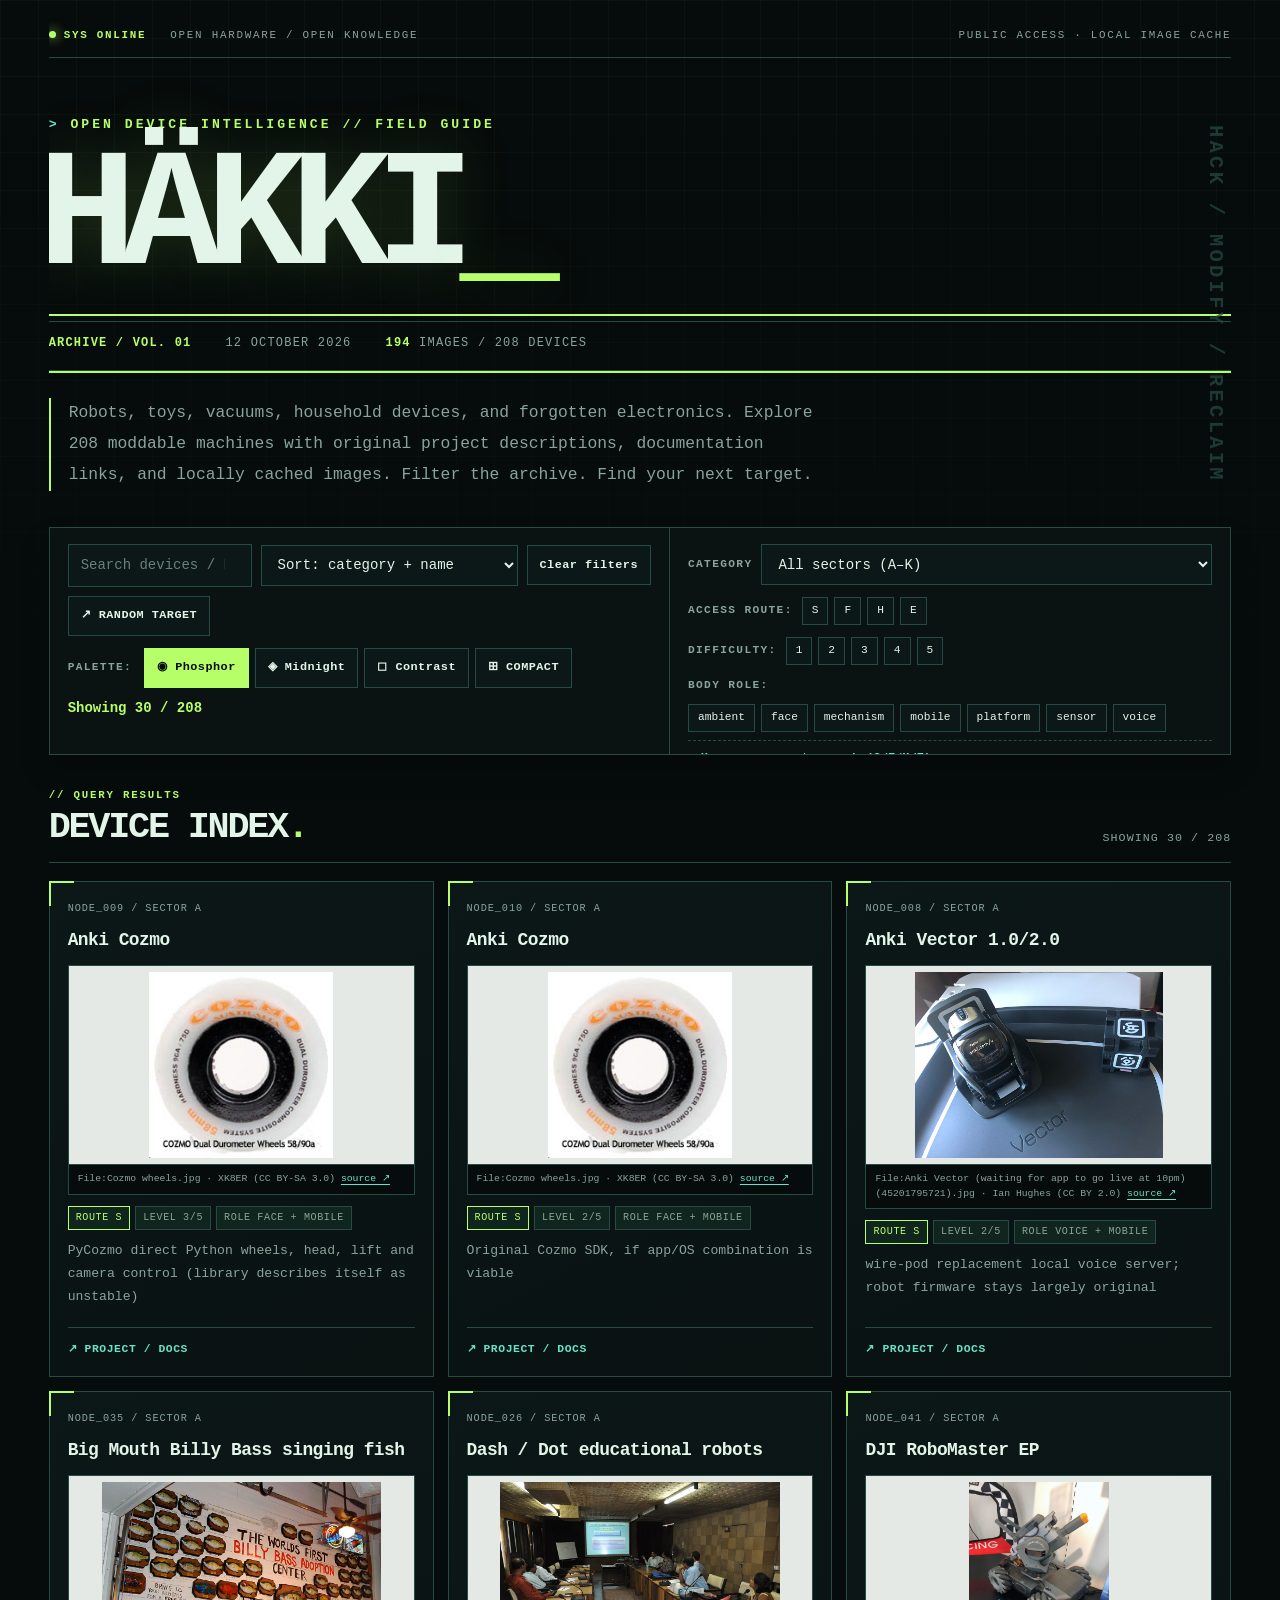
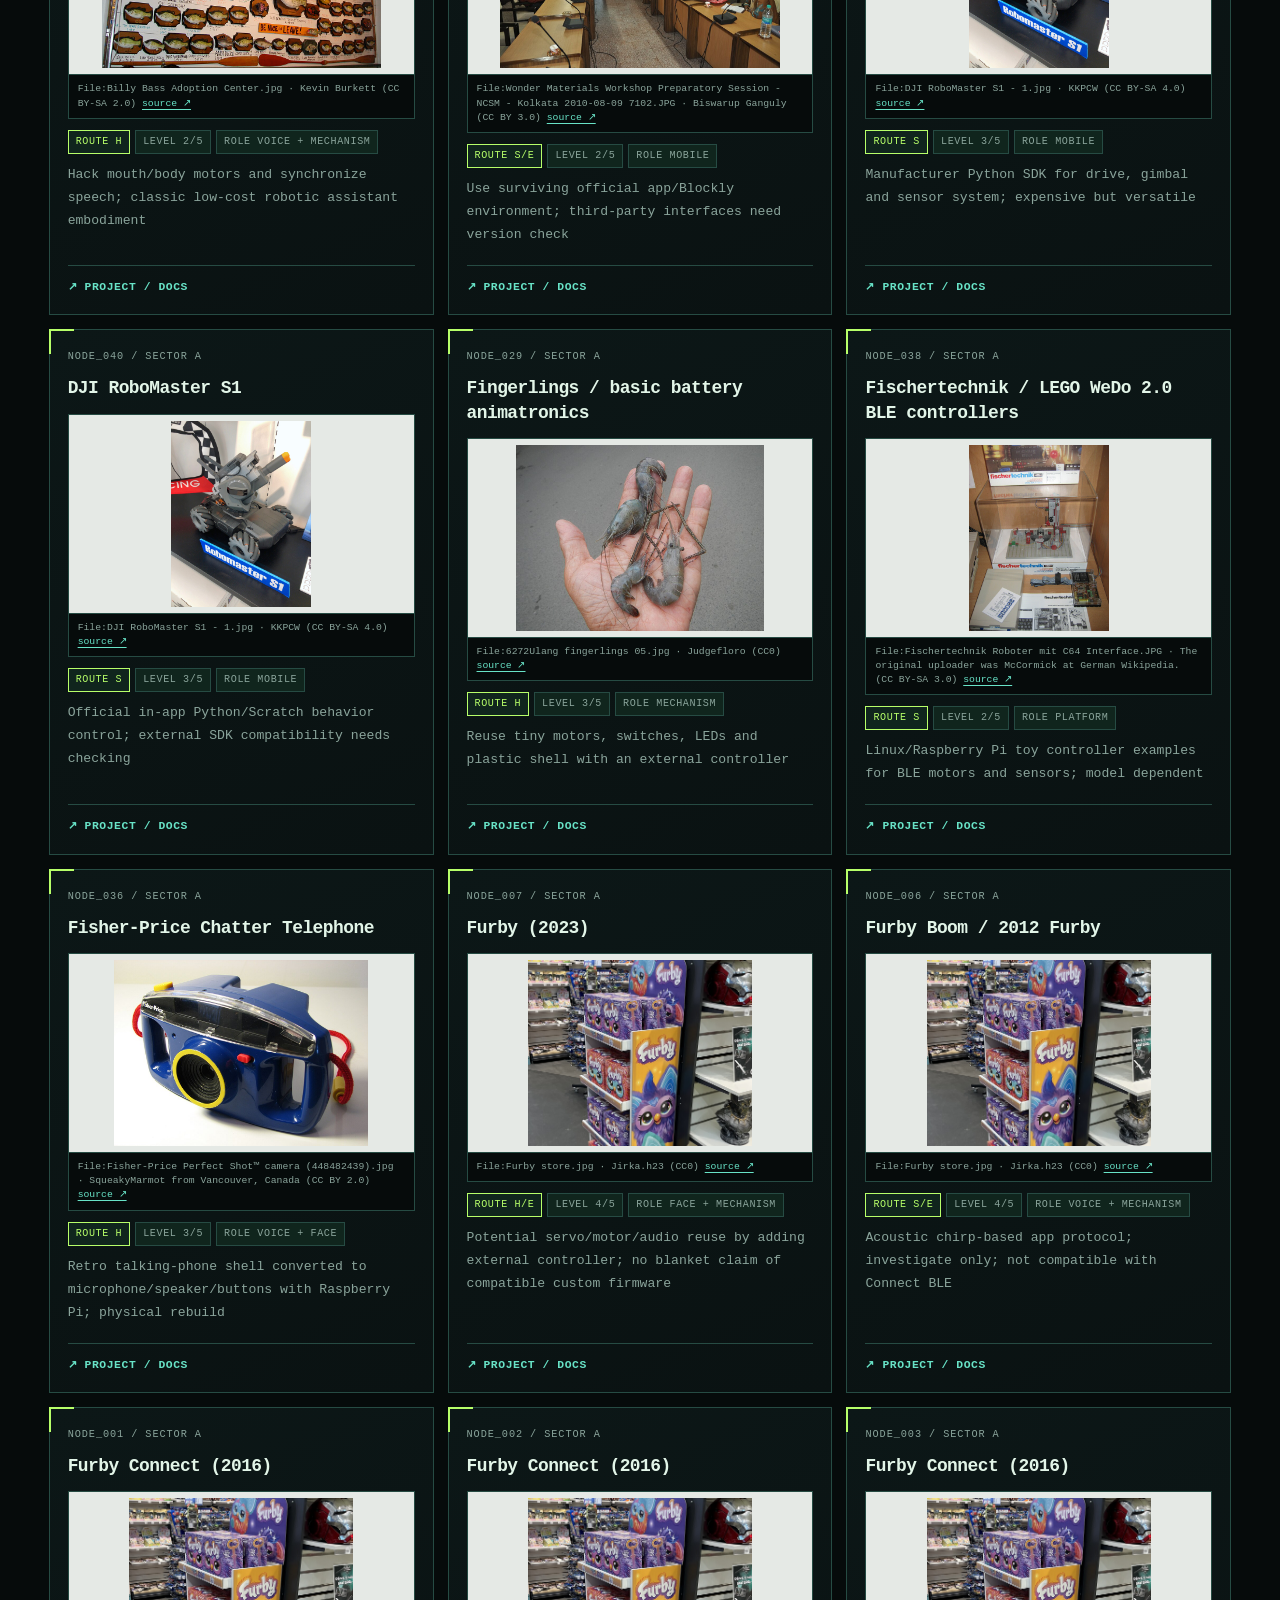
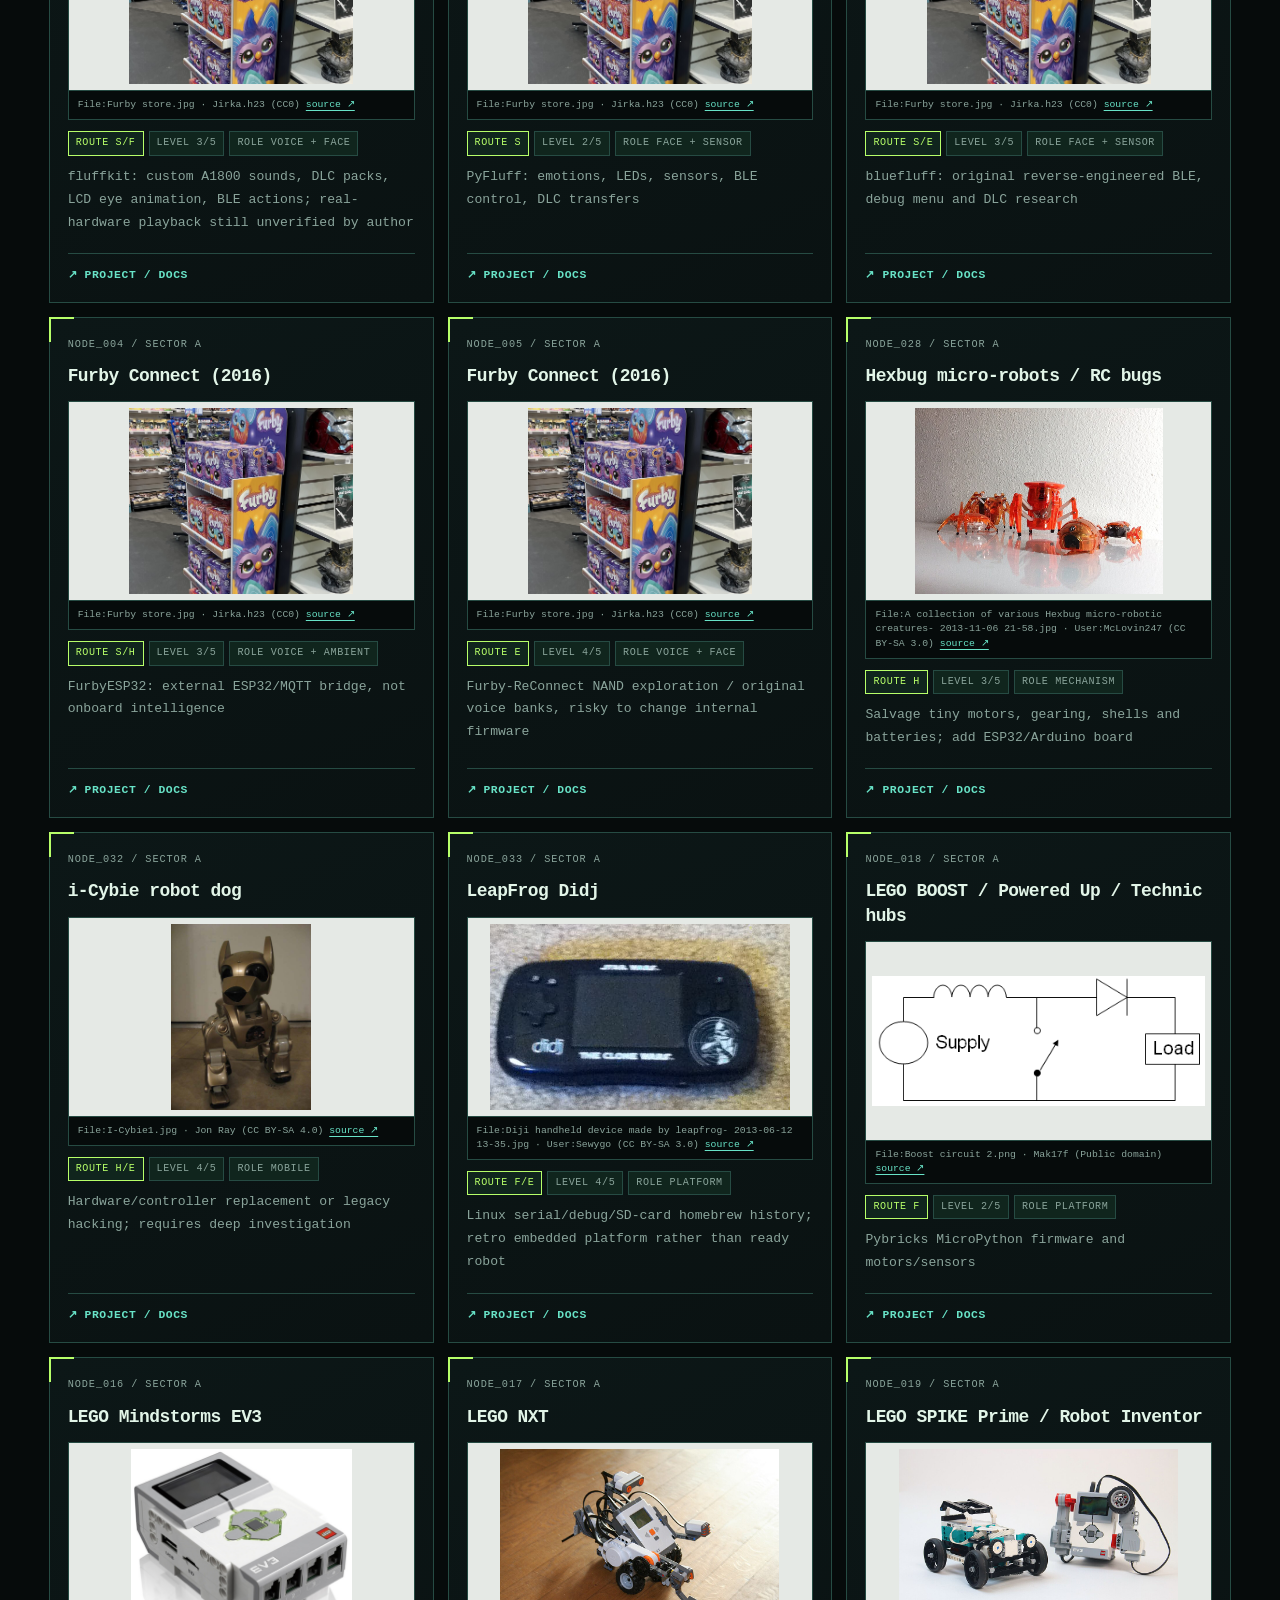
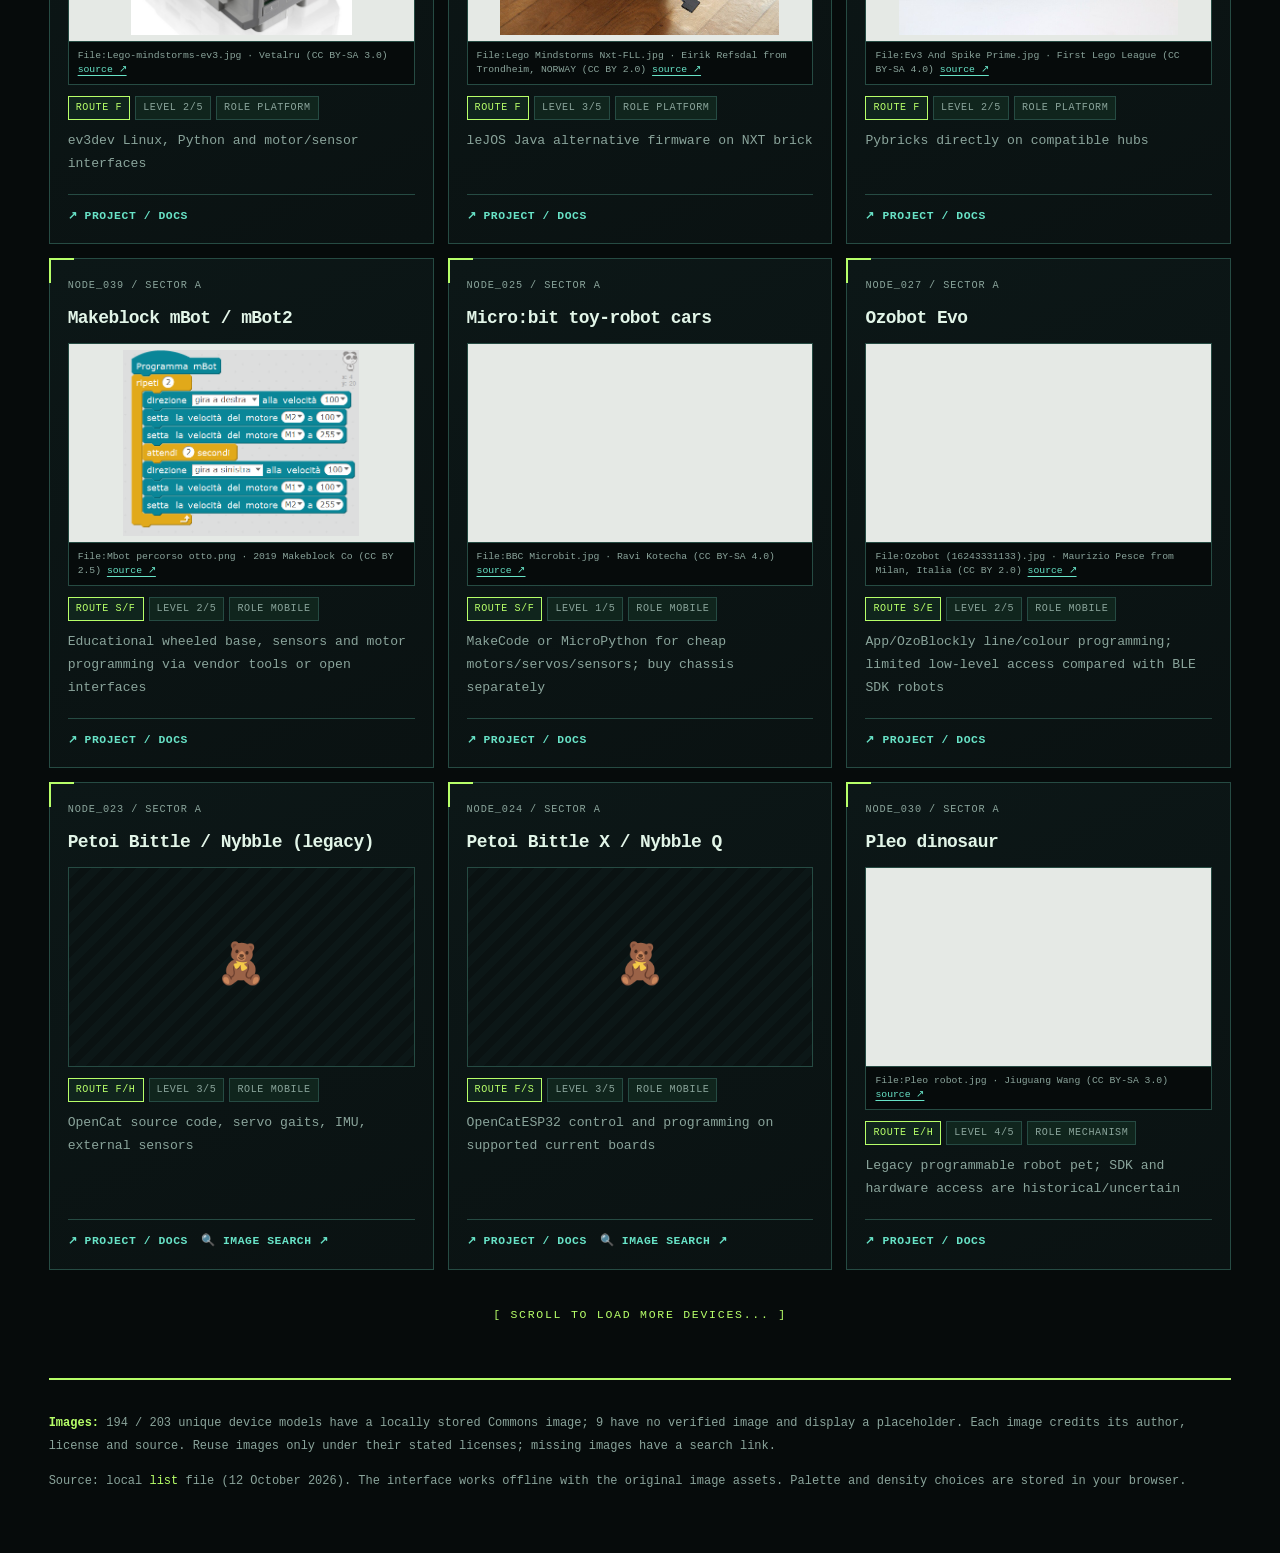
<file: index.html>
<!DOCTYPE html>
<html lang="en" data-theme="auto">
<head>
<meta charset="utf-8">
<meta name="viewport" content="width=device-width, initial-scale=1">
<title>HÄKKI // Hackable Everything — 208 devices</title>
<style>
:root{--bg:#e9e4d4;--paper:#faf7ee;--ink:#1a1814;--muted:#6f675a;--line:#ddd4bf;--acc:#9a3b1e;--acc2:#1e6f5c;--rule:#1a1814;--badge:#f0ebdb;--shadow:none}
[data-theme="dark"]{--bg:#0f0e0b;--paper:#171612;--ink:#ece4d2;--muted:#a89d86;--line:#3a342a;--acc:#f0a35e;--acc2:#5fd0ae;--rule:#ece4d2;--badge:#24211b}
[data-theme="contrast"]{--bg:#fff;--paper:#fff;--ink:#000;--muted:#222;--line:#000;--acc:#005fcc;--acc2:#007a3d;--rule:#000;--badge:#eef4ff}
*{box-sizing:border-box}
body{margin:0;background:var(--bg);color:var(--ink);font:16px/1.6 system-ui,-apple-system,"Segoe UI",Roboto,"Helvetica Neue",Arial,"Noto Sans",sans-serif;-webkit-font-smoothing:antialiased}
.paper{background:var(--paper);padding:0 clamp(14px,3vw,44px) 60px;min-height:100vh}
.masthead{text-align:center;padding:26px 0 0}
.masthead .source{font-size:.78rem;letter-spacing:.35em;text-transform:uppercase;color:var(--muted);margin:0}
.masthead h1{font-size:clamp(2.6rem,8vw,4.2rem);margin:.08em 0 .1em;font-weight:900;letter-spacing:-.02em;line-height:1}
.rule-thick{border:0;border-top:4px solid var(--rule);margin:12px 0 0}
.rule-thin{border:0;border-top:1px solid var(--rule);margin:3px 0 0}
.edition{display:flex;justify-content:space-between;gap:6px 14px;flex-wrap:wrap;font-size:.8rem;padding:8px 2px;color:var(--muted)}
.edition strong{color:var(--ink)}
.lede{font-size:.95rem;color:var(--muted);text-align:center;max-width:60ch;margin:10px auto 0}
.toolbar{position:sticky;top:0;z-index:5;background:var(--paper);padding:12px 0;border-bottom:1px solid var(--line)}
.panel{background:var(--paper);border:1px solid var(--line);padding:12px}
.row{display:flex;flex-wrap:wrap;gap:10px;align-items:center}
input[type=search],select{background:var(--paper);color:var(--ink);border:1px solid var(--line);padding:9px 12px;font-size:.95rem;font-family:inherit}
input[type=search]{flex:1;min-width:200px}
label{font-size:.82rem;color:var(--muted)}
.chipset{display:flex;flex-wrap:wrap;gap:6px}
.chip{border:1px solid var(--line);background:var(--paper);color:var(--ink);padding:4px 10px;font-size:.83rem;cursor:pointer;user-select:none;font-family:inherit}
.chip[aria-pressed=true]{background:var(--ink);color:var(--paper);border-color:var(--ink)}
.btn{border:1px solid var(--line);background:var(--paper);color:var(--ink);padding:8px 12px;cursor:pointer;font-size:.9rem;font-family:inherit}
.count{font-weight:700}
article.story{padding:15px 0;border-bottom:1px solid var(--line);break-inside:avoid}
.feed{columns:255px;column-gap:20px}
.story-meta{font-size:.66rem;letter-spacing:.12em;text-transform:uppercase;color:var(--muted);margin:0 0 5px}
.story h2{font-size:1.08rem;line-height:1.25;margin:0 0 8px;font-weight:800;letter-spacing:-.01em}
.story img{width:100%;height:auto;display:block;border:1px solid var(--line);background:#fff}
.cap{font-size:.7rem;color:var(--muted);margin:5px 0 0}
.ph{border:1px dashed var(--line);padding:18px 12px;text-align:center;color:var(--muted)}
.ph .big{font-size:2rem}
.copy{font-size:.83rem;line-height:1.5;margin:8px 0}
.links{display:flex;flex-wrap:wrap;gap:4px 12px;font-size:.78rem}
.links a{color:var(--acc2)}
#sentinel{padding:26px 0 10px;text-align:center;color:var(--muted);font-size:.9rem}
footer{color:var(--muted);font-size:.85rem;margin-top:26px;border-top:4px solid var(--rule);padding-top:14px}
.themes{display:flex;gap:6px;flex-wrap:wrap;align-items:center}
details{font-size:.9rem;color:var(--muted)}
</style>
<link rel="stylesheet" href="hacker-ui.css">
</head>
<body>
<div class="paper">
<header class="masthead">
<p class="source">OPEN DEVICE INTELLIGENCE // FIELD GUIDE</p>
<h1>HÄKKI<span class="cursor" aria-hidden="true">_</span></h1>
<hr class="rule-thick"><hr class="rule-thin">
<div class="edition">
<span><strong>ARCHIVE / VOL. 01</strong></span>
<span>12 October 2026</span>
<span><strong>194</strong> images / 208 devices</span>
</div>
<hr class="rule-thin"><hr class="rule-thick">
<p class="lede">Robots, toys, vacuums, household devices, and forgotten electronics. Explore 208 moddable machines with original project descriptions, documentation links, and locally cached images. Filter the archive. Find your next target.</p>
</header>
<div class="toolbar">
<div class="panel">
<div class="row">
<input id="q" type="search" placeholder="Search devices / Furby, Roomba, ESP32, Valetudo... (press /)" aria-label="Search devices">
<select id="sort" aria-label="Sort order">
<option value="cat">Sort: category + name</option>
<option value="diff-asc">Difficulty: easiest first</option>
<option value="diff-desc">Difficulty: hardest first</option>
<option value="name">Name A–Z</option>
</select>
<button class="btn" id="reset">Clear filters</button>
</div>
<div class="row" style="margin-top:10px">
<div class="themes" role="group" aria-label="Color palette">
<label>Palette:</label>
<button class="btn" data-t="auto">◉ Phosphor</button>
<button class="btn" data-t="dark">◈ Midnight</button>
<button class="btn" data-t="contrast">◻ Contrast</button>
</div>
<div><span class="count" id="count"></span> <span id="hint"></span></div>
</div>
</div>
<div class="panel">
<div class="row"><label>Category</label><select id="fcat"><option value="">All sectors (A–K)</option></select></div>
<div class="row" style="margin-top:8px"><label>Access route:</label><div class="chipset" id="routes"></div></div>
<div class="row" style="margin-top:8px"><label>Difficulty:</label><div class="chipset" id="diffs"></div></div>
<div class="row" style="margin-top:8px"><label>Body role:</label><div class="chipset" id="roles"></div></div>
<details style="margin-top:8px"><summary>How access routes work (S/F/H/E)</summary>
S = software (app/API/BLE/IR/serial, stock firmware remains). F = alternative firmware or jailbreak. H = hardware (open, solder, UART/JTAG, microcontrollers). E = experimental or unverified route. Difficulty: 1 = beginner, 5 = specialist. Body role = best use of the device as an interactive body (face/voice/mobile/arm/sensor/ambient/mechanism/platform/none).</details>
</div>
</div>
<div class="feed" id="grid"></div>
<div id="sentinel" aria-live="polite"></div>
<footer>
<p><strong>Images:</strong> 194 / 203 unique device models have a locally stored Commons image; 9 have no verified image and display a placeholder. Each image credits its author, license and source. Reuse images only under their stated licenses; missing images have a search link.</p>
<p>Source: local <code>list</code> file (12 October 2026). The interface works offline with the original image assets. Palette and density choices are stored in your browser.</p>
</footer>
</div>
<script>
const DATA = [{"id": 1, "cat": "A", "cat_title": "Furby, robot pets, and toy robots — highest embodiment value", "device": "Furby Connect (2016)", "route": "S/F", "route_letters": ["F", "S"], "what": "fluffkit: custom A1800 sounds, DLC packs, LCD eye animation, BLE actions; real-hardware playback still unverified by author", "effort": "3/5", "diff": 3, "role": "voice + face", "role_tokens": ["voice", "face"], "url": "https://github.com/taituo/fluffkit", "emoji": "🧸", "image": "assets/commons/003-furby.jpg", "image_title": "File:Furby store.jpg", "image_page": "https://commons.wikimedia.org/wiki/File:Furby_store.jpg", "image_license": "CC0", "image_artist": "Jirka.h23"}, {"id": 2, "cat": "A", "cat_title": "Furby, robot pets, and toy robots — highest embodiment value", "device": "Furby Connect (2016)", "route": "S", "route_letters": ["S"], "what": "PyFluff: emotions, LEDs, sensors, BLE control, DLC transfers", "effort": "2/5", "diff": 2, "role": "face + sensor", "role_tokens": ["face", "sensor"], "url": "https://github.com/martinwoodward/PyFluff", "emoji": "🧸", "image": "assets/commons/003-furby.jpg", "image_title": "File:Furby store.jpg", "image_page": "https://commons.wikimedia.org/wiki/File:Furby_store.jpg", "image_license": "CC0", "image_artist": "Jirka.h23"}, {"id": 3, "cat": "A", "cat_title": "Furby, robot pets, and toy robots — highest embodiment value", "device": "Furby Connect (2016)", "route": "S/E", "route_letters": ["E", "S"], "what": "bluefluff: original reverse-engineered BLE, debug menu and DLC research", "effort": "3/5", "diff": 3, "role": "face + sensor", "role_tokens": ["face", "sensor"], "url": "https://github.com/Jeija/bluefluff", "emoji": "🧸", "image": "assets/commons/003-furby.jpg", "image_title": "File:Furby store.jpg", "image_page": "https://commons.wikimedia.org/wiki/File:Furby_store.jpg", "image_license": "CC0", "image_artist": "Jirka.h23"}, {"id": 4, "cat": "A", "cat_title": "Furby, robot pets, and toy robots — highest embodiment value", "device": "Furby Connect (2016)", "route": "S/H", "route_letters": ["H", "S"], "what": "FurbyESP32: external ESP32/MQTT bridge, not onboard intelligence", "effort": "3/5", "diff": 3, "role": "voice + ambient", "role_tokens": ["voice", "ambient"], "url": "https://github.com/CrazyRobMiles/FurbyESP32", "emoji": "🧸", "image": "assets/commons/003-furby.jpg", "image_title": "File:Furby store.jpg", "image_page": "https://commons.wikimedia.org/wiki/File:Furby_store.jpg", "image_license": "CC0", "image_artist": "Jirka.h23"}, {"id": 5, "cat": "A", "cat_title": "Furby, robot pets, and toy robots — highest embodiment value", "device": "Furby Connect (2016)", "route": "E", "route_letters": ["E"], "what": "Furby-ReConnect NAND exploration / original voice banks, risky to change internal firmware", "effort": "4/5", "diff": 4, "role": "voice + face", "role_tokens": ["voice", "face"], "url": "https://github.com/Furby-ReConnect/Furby", "emoji": "🧸", "image": "assets/commons/003-furby.jpg", "image_title": "File:Furby store.jpg", "image_page": "https://commons.wikimedia.org/wiki/File:Furby_store.jpg", "image_license": "CC0", "image_artist": "Jirka.h23"}, {"id": 6, "cat": "A", "cat_title": "Furby, robot pets, and toy robots — highest embodiment value", "device": "Furby Boom / 2012 Furby", "route": "S/E", "route_letters": ["E", "S"], "what": "Acoustic chirp-based app protocol; investigate only; not compatible with Connect BLE", "effort": "4/5", "diff": 4, "role": "voice + mechanism", "role_tokens": ["voice", "mechanism"], "url": "https://github.com/Jeija/bluefluff", "emoji": "🧸", "image": "assets/commons/003-furby.jpg", "image_title": "File:Furby store.jpg", "image_page": "https://commons.wikimedia.org/wiki/File:Furby_store.jpg", "image_license": "CC0", "image_artist": "Jirka.h23"}, {"id": 7, "cat": "A", "cat_title": "Furby, robot pets, and toy robots — highest embodiment value", "device": "Furby (2023)", "route": "H/E", "route_letters": ["E", "H"], "what": "Potential servo/motor/audio reuse by adding external controller; no blanket claim of compatible custom firmware", "effort": "4/5", "diff": 4, "role": "face + mechanism", "role_tokens": ["face", "mechanism"], "url": "https://www.ifixit.com/Search?query=furby", "emoji": "🧸", "image": "assets/commons/003-furby.jpg", "image_title": "File:Furby store.jpg", "image_page": "https://commons.wikimedia.org/wiki/File:Furby_store.jpg", "image_license": "CC0", "image_artist": "Jirka.h23"}, {"id": 8, "cat": "A", "cat_title": "Furby, robot pets, and toy robots — highest embodiment value", "device": "Anki Vector 1.0/2.0", "route": "S", "route_letters": ["S"], "what": "wire-pod replacement local voice server; robot firmware stays largely original", "effort": "2/5", "diff": 2, "role": "voice + mobile", "role_tokens": ["voice", "mobile"], "url": "https://github.com/kercre123/wire-pod", "emoji": "🧸", "image": "assets/commons/004-anki-vector-1-0.jpg", "image_title": "File:Anki Vector (waiting for app to go live at 10pm) (45201795721).jpg", "image_page": "https://commons.wikimedia.org/wiki/File:Anki_Vector_(waiting_for_app_to_go_live_at_10pm)_(45201795721).jpg", "image_license": "CC BY 2.0", "image_artist": "Ian Hughes"}, {"id": 9, "cat": "A", "cat_title": "Furby, robot pets, and toy robots — highest embodiment value", "device": "Anki Cozmo", "route": "S", "route_letters": ["S"], "what": "PyCozmo direct Python wheels, head, lift and camera control (library describes itself as unstable)", "effort": "3/5", "diff": 3, "role": "face + mobile", "role_tokens": ["face", "mobile"], "url": "https://github.com/zayfod/pycozmo", "emoji": "🧸", "image": "assets/commons/005-anki-cozmo.jpg", "image_title": "File:Cozmo wheels.jpg", "image_page": "https://commons.wikimedia.org/wiki/File:Cozmo_wheels.jpg", "image_license": "CC BY-SA 3.0", "image_artist": "XK8ER"}, {"id": 10, "cat": "A", "cat_title": "Furby, robot pets, and toy robots — highest embodiment value", "device": "Anki Cozmo", "route": "S", "route_letters": ["S"], "what": "Original Cozmo SDK, if app/OS combination is viable", "effort": "2/5", "diff": 2, "role": "face + mobile", "role_tokens": ["face", "mobile"], "url": "https://github.com/anki/cozmo-python-sdk", "emoji": "🧸", "image": "assets/commons/005-anki-cozmo.jpg", "image_title": "File:Cozmo wheels.jpg", "image_page": "https://commons.wikimedia.org/wiki/File:Cozmo_wheels.jpg", "image_license": "CC BY-SA 3.0", "image_artist": "XK8ER"}, {"id": 11, "cat": "A", "cat_title": "Furby, robot pets, and toy robots — highest embodiment value", "device": "WowWee MiP", "route": "S", "route_letters": ["S"], "what": "Manufacturer-published BLE protocol; Python and other control clients", "effort": "2/5", "diff": 2, "role": "mobile", "role_tokens": ["mobile"], "url": "https://github.com/WowWeeLabs/MiP-BLE-Protocol", "emoji": "🧸", "image": "", "image_title": "", "image_page": "", "image_license": "", "image_artist": ""}, {"id": 12, "cat": "A", "cat_title": "Furby, robot pets, and toy robots — highest embodiment value", "device": "WowWee RoboSapien", "route": "S/H", "route_letters": ["H", "S"], "what": "Infrared remote-command emulation with microcontroller; robot's electronics remain stock", "effort": "2/5", "diff": 2, "role": "mechanism", "role_tokens": ["mechanism"], "url": "https://github.com/Arduino-IRremote/Arduino-IRremote", "emoji": "🧸", "image": "assets/commons/007-wowwee-robosapien.jpg", "image_title": "File:Robosapiens (35367331).jpg", "image_page": "https://commons.wikimedia.org/wiki/File:Robosapiens_(35367331).jpg", "image_license": "CC BY 2.0", "image_artist": "Steve Jurvetson from Los Altos, USA"}, {"id": 13, "cat": "A", "cat_title": "Furby, robot pets, and toy robots — highest embodiment value", "device": "WowWee Roboraptor / Roboreptile", "route": "S/H/E", "route_letters": ["E", "H", "S"], "what": "IR-controlled animatronic body; investigate remote code mapping or IR capture", "effort": "3/5", "diff": 3, "role": "mechanism", "role_tokens": ["mechanism"], "url": "https://www.arduino.cc/reference/en/libraries/irremote/", "emoji": "🧸", "image": "assets/commons/008-roboraptor.jpg", "image_title": "File:Roboraptor.jpg", "image_page": "https://commons.wikimedia.org/wiki/File:Roboraptor.jpg", "image_license": "CC BY 2.0", "image_artist": "Erik Newth"}, {"id": 14, "cat": "A", "cat_title": "Furby, robot pets, and toy robots — highest embodiment value", "device": "WowWee RS Media", "route": "F/E", "route_letters": ["E", "F"], "what": "Historical Linux-based toy robot hacking and external control; confirm exact version before purchase", "effort": "4/5", "diff": 4, "role": "voice + mechanism", "role_tokens": ["voice", "mechanism"], "url": "https://www.robotshop.com/community/forum/c/robots/17", "emoji": "🧸", "image": "assets/commons/009-wowwee-robot.png", "image_title": "File:Zoom in of 2 WowWee RoboSapien on the top shelf of a Stinky tofu restaurant in Taichung, Taiwan.png", "image_page": "https://commons.wikimedia.org/wiki/File:Zoom_in_of_2_WowWee_RoboSapien_on_the_top_shelf_of_a_Stinky_tofu_restaurant_in_Taichung,_Taiwan.png", "image_license": "CC BY-SA 4.0", "image_artist": "IngeniousPachyderm"}, {"id": 15, "cat": "A", "cat_title": "Furby, robot pets, and toy robots — highest embodiment value", "device": "WowWee CHiP robot dog", "route": "S/E", "route_letters": ["E", "S"], "what": "Bluetooth/app control research; availability, pairing and protocol may block easy reuse", "effort": "4/5", "diff": 4, "role": "mobile", "role_tokens": ["mobile"], "url": "https://github.com/search?q=wowwee+chip+robot&type=repositories", "emoji": "🧸", "image": "assets/commons/010-robot-dog-toy.jpg", "image_title": "File:Unknown Chinese Maker Tin Wind Up Search and Rescue Robot With Detachable Dog Head Jeep Box Art.jpg", "image_page": "https://commons.wikimedia.org/wiki/File:Unknown_Chinese_Maker_Tin_Wind_Up_Search_and_Rescue_Robot_With_Detachable_Dog_Head_Jeep_Box_Art.jpg", "image_license": "CC BY-SA 3.0", "image_artist": "D J Shin"}, {"id": 16, "cat": "A", "cat_title": "Furby, robot pets, and toy robots — highest embodiment value", "device": "LEGO Mindstorms EV3", "route": "F", "route_letters": ["F"], "what": "ev3dev Linux, Python and motor/sensor interfaces", "effort": "2/5", "diff": 2, "role": "platform", "role_tokens": ["platform"], "url": "https://www.ev3dev.org/", "emoji": "🧸", "image": "assets/commons/011-lego-mindstorms-ev3.jpg", "image_title": "File:Lego-mindstorms-ev3.jpg", "image_page": "https://commons.wikimedia.org/wiki/File:Lego-mindstorms-ev3.jpg", "image_license": "CC BY-SA 3.0", "image_artist": "Vetalru"}, {"id": 17, "cat": "A", "cat_title": "Furby, robot pets, and toy robots — highest embodiment value", "device": "LEGO NXT", "route": "F", "route_letters": ["F"], "what": "leJOS Java alternative firmware on NXT brick", "effort": "3/5", "diff": 3, "role": "platform", "role_tokens": ["platform"], "url": "https://lejos.sourceforge.io/", "emoji": "🧸", "image": "assets/commons/012-lego-nxt.jpg", "image_title": "File:Lego Mindstorms Nxt-FLL.jpg", "image_page": "https://commons.wikimedia.org/wiki/File:Lego_Mindstorms_Nxt-FLL.jpg", "image_license": "CC BY 2.0", "image_artist": "Eirik Refsdal from Trondheim, NORWAY"}, {"id": 18, "cat": "A", "cat_title": "Furby, robot pets, and toy robots — highest embodiment value", "device": "LEGO BOOST / Powered Up / Technic hubs", "route": "F", "route_letters": ["F"], "what": "Pybricks MicroPython firmware and motors/sensors", "effort": "2/5", "diff": 2, "role": "platform", "role_tokens": ["platform"], "url": "https://pybricks.com/", "emoji": "🧸", "image": "assets/commons/013-lego-boost.png", "image_title": "File:Boost circuit 2.png", "image_page": "https://commons.wikimedia.org/wiki/File:Boost_circuit_2.png", "image_license": "Public domain", "image_artist": "Mak17f"}, {"id": 19, "cat": "A", "cat_title": "Furby, robot pets, and toy robots — highest embodiment value", "device": "LEGO SPIKE Prime / Robot Inventor", "route": "F", "route_letters": ["F"], "what": "Pybricks directly on compatible hubs", "effort": "2/5", "diff": 2, "role": "platform", "role_tokens": ["platform"], "url": "https://docs.pybricks.com/en/latest/", "emoji": "🧸", "image": "assets/commons/014-lego-spike-prime.jpg", "image_title": "File:Ev3 And Spike Prime.jpg", "image_page": "https://commons.wikimedia.org/wiki/File:Ev3_And_Spike_Prime.jpg", "image_license": "CC BY-SA 4.0", "image_artist": "First Lego League"}, {"id": 20, "cat": "A", "cat_title": "Furby, robot pets, and toy robots — highest embodiment value", "device": "Sphero Mini / SPRK+ / BOLT", "route": "S", "route_letters": ["S"], "what": "Sphero Edu / spherov2 BLE movement, LEDs and sensor access; exact version support varies", "effort": "2/5", "diff": 2, "role": "mobile", "role_tokens": ["mobile"], "url": "https://spherov2.readthedocs.io/en/latest/", "emoji": "🧸", "image": "assets/commons/015-sphero-robot.jpg", "image_title": "File:Christmas SpheroCard.jpg", "image_page": "https://commons.wikimedia.org/wiki/File:Christmas_SpheroCard.jpg", "image_license": "CC BY-SA 4.0", "image_artist": "Galopax"}, {"id": 21, "cat": "A", "cat_title": "Furby, robot pets, and toy robots — highest embodiment value", "device": "Sphero RVR / RVR+", "route": "S", "route_letters": ["S"], "what": "Official Python SDK and payload/robot expansion interface", "effort": "2/5", "diff": 2, "role": "mobile", "role_tokens": ["mobile"], "url": "https://sdk.sphero.com/", "emoji": "🧸", "image": "assets/commons/015-sphero-robot.jpg", "image_title": "File:Christmas SpheroCard.jpg", "image_page": "https://commons.wikimedia.org/wiki/File:Christmas_SpheroCard.jpg", "image_license": "CC BY-SA 4.0", "image_artist": "Galopax"}, {"id": 22, "cat": "A", "cat_title": "Furby, robot pets, and toy robots — highest embodiment value", "device": "Sphero BB-8 / R2-D2 toys", "route": "S/E", "route_letters": ["E", "S"], "what": "spherov2 and protocol implementations; app/platform compatibility varies", "effort": "3/5", "diff": 3, "role": "mobile", "role_tokens": ["mobile"], "url": "https://spherov2.readthedocs.io/en/latest/", "emoji": "🧸", "image": "assets/commons/015-sphero-robot.jpg", "image_title": "File:Christmas SpheroCard.jpg", "image_page": "https://commons.wikimedia.org/wiki/File:Christmas_SpheroCard.jpg", "image_license": "CC BY-SA 4.0", "image_artist": "Galopax"}, {"id": 23, "cat": "A", "cat_title": "Furby, robot pets, and toy robots — highest embodiment value", "device": "Petoi Bittle / Nybble (legacy)", "route": "F/H", "route_letters": ["F", "H"], "what": "OpenCat source code, servo gaits, IMU, external sensors", "effort": "3/5", "diff": 3, "role": "mobile", "role_tokens": ["mobile"], "url": "https://github.com/PetoiCamp/OpenCat-Quadruped-Robot", "emoji": "🧸", "image": "", "image_title": "", "image_page": "", "image_license": "", "image_artist": ""}, {"id": 24, "cat": "A", "cat_title": "Furby, robot pets, and toy robots — highest embodiment value", "device": "Petoi Bittle X / Nybble Q", "route": "F/S", "route_letters": ["F", "S"], "what": "OpenCatESP32 control and programming on supported current boards", "effort": "3/5", "diff": 3, "role": "mobile", "role_tokens": ["mobile"], "url": "https://github.com/PetoiCamp/OpenCatEsp32-Quadruped-Robot", "emoji": "🧸", "image": "", "image_title": "", "image_page": "", "image_license": "", "image_artist": ""}, {"id": 25, "cat": "A", "cat_title": "Furby, robot pets, and toy robots — highest embodiment value", "device": "Micro:bit toy-robot cars", "route": "S/F", "route_letters": ["F", "S"], "what": "MakeCode or MicroPython for cheap motors/servos/sensors; buy chassis separately", "effort": "1/5", "diff": 1, "role": "mobile", "role_tokens": ["mobile"], "url": "https://microbit.org/", "emoji": "🧸", "image": "assets/commons/020-micro-bit.jpg", "image_title": "File:BBC Microbit.jpg", "image_page": "https://commons.wikimedia.org/wiki/File:BBC_Microbit.jpg", "image_license": "CC BY-SA 4.0", "image_artist": "Ravi Kotecha"}, {"id": 26, "cat": "A", "cat_title": "Furby, robot pets, and toy robots — highest embodiment value", "device": "Dash / Dot educational robots", "route": "S/E", "route_letters": ["E", "S"], "what": "Use surviving official app/Blockly environment; third-party interfaces need version check", "effort": "2/5", "diff": 2, "role": "mobile", "role_tokens": ["mobile"], "url": "https://www.makewonder.com/", "emoji": "🧸", "image": "assets/commons/021-wonder-workshop.jpg", "image_title": "File:Wonder Materials Workshop Preparatory Session - NCSM - Kolkata 2010-08-09 7102.JPG", "image_page": "https://commons.wikimedia.org/wiki/File:Wonder_Materials_Workshop_Preparatory_Session_-_NCSM_-_Kolkata_2010-08-09_7102.JPG", "image_license": "CC BY 3.0", "image_artist": "Biswarup Ganguly"}, {"id": 27, "cat": "A", "cat_title": "Furby, robot pets, and toy robots — highest embodiment value", "device": "Ozobot Evo", "route": "S/E", "route_letters": ["E", "S"], "what": "App/OzoBlockly line/colour programming; limited low-level access compared with BLE SDK robots", "effort": "2/5", "diff": 2, "role": "mobile", "role_tokens": ["mobile"], "url": "https://ozobot.com/", "emoji": "🧸", "image": "assets/commons/022-ozobot.jpg", "image_title": "File:Ozobot (16243331133).jpg", "image_page": "https://commons.wikimedia.org/wiki/File:Ozobot_(16243331133).jpg", "image_license": "CC BY 2.0", "image_artist": "Maurizio Pesce from Milan, Italia"}, {"id": 28, "cat": "A", "cat_title": "Furby, robot pets, and toy robots — highest embodiment value", "device": "Hexbug micro-robots / RC bugs", "route": "H", "route_letters": ["H"], "what": "Salvage tiny motors, gearing, shells and batteries; add ESP32/Arduino board", "effort": "3/5", "diff": 3, "role": "mechanism", "role_tokens": ["mechanism"], "url": "https://learn.adafruit.com/", "emoji": "🧸", "image": "assets/commons/023-hexbug-micro-robots.jpg", "image_title": "File:A collection of various Hexbug micro-robotic creatures- 2013-11-06 21-58.jpg", "image_page": "https://commons.wikimedia.org/wiki/File:A_collection_of_various_Hexbug_micro-robotic_creatures-_2013-11-06_21-58.jpg", "image_license": "CC BY-SA 3.0", "image_artist": "User:McLovin247"}, {"id": 29, "cat": "A", "cat_title": "Furby, robot pets, and toy robots — highest embodiment value", "device": "Fingerlings / basic battery animatronics", "route": "H", "route_letters": ["H"], "what": "Reuse tiny motors, switches, LEDs and plastic shell with an external controller", "effort": "3/5", "diff": 3, "role": "mechanism", "role_tokens": ["mechanism"], "url": "https://learn.adafruit.com/", "emoji": "🧸", "image": "assets/commons/024-fingerlings.jpg", "image_title": "File:6272Ulang fingerlings 05.jpg", "image_page": "https://commons.wikimedia.org/wiki/File:6272Ulang_fingerlings_05.jpg", "image_license": "CC0", "image_artist": "Judgefloro"}, {"id": 30, "cat": "A", "cat_title": "Furby, robot pets, and toy robots — highest embodiment value", "device": "Pleo dinosaur", "route": "E/H", "route_letters": ["E", "H"], "what": "Legacy programmable robot pet; SDK and hardware access are historical/uncertain", "effort": "4/5", "diff": 4, "role": "mechanism", "role_tokens": ["mechanism"], "url": "https://github.com/search?q=pleodinosaur+robot&type=repositories", "emoji": "🧸", "image": "assets/commons/025-pleo-dinosaur.jpg", "image_title": "File:Pleo robot.jpg", "image_page": "https://commons.wikimedia.org/wiki/File:Pleo_robot.jpg", "image_license": "CC BY-SA 3.0", "image_artist": "Jiuguang Wang"}, {"id": 31, "cat": "A", "cat_title": "Furby, robot pets, and toy robots — highest embodiment value", "device": "Sony AIBO ERS-series", "route": "E", "route_letters": ["E"], "what": "Historic OPEN-R software/robot experiments; expensive and model-specific", "effort": "5/5", "diff": 5, "role": "mobile", "role_tokens": ["mobile"], "url": "https://www.aibo.com/", "emoji": "🧸", "image": "assets/commons/026-sony-aibo.jpg", "image_title": "File:RUNSWift AIBOS.jpg", "image_page": "https://commons.wikimedia.org/wiki/File:RUNSWift_AIBOS.jpg", "image_license": "Public domain", "image_artist": "Bradhall71"}, {"id": 32, "cat": "A", "cat_title": "Furby, robot pets, and toy robots — highest embodiment value", "device": "i-Cybie robot dog", "route": "H/E", "route_letters": ["E", "H"], "what": "Hardware/controller replacement or legacy hacking; requires deep investigation", "effort": "4/5", "diff": 4, "role": "mobile", "role_tokens": ["mobile"], "url": "https://github.com/search?q=i-cybie&type=repositories", "emoji": "🧸", "image": "assets/commons/027-i-cybie-robot-dog.jpg", "image_title": "File:I-Cybie1.jpg", "image_page": "https://commons.wikimedia.org/wiki/File:I-Cybie1.jpg", "image_license": "CC BY-SA 4.0", "image_artist": "Jon Ray"}, {"id": 33, "cat": "A", "cat_title": "Furby, robot pets, and toy robots — highest embodiment value", "device": "LeapFrog Didj", "route": "F/E", "route_letters": ["E", "F"], "what": "Linux serial/debug/SD-card homebrew history; retro embedded platform rather than ready robot", "effort": "4/5", "diff": 4, "role": "platform", "role_tokens": ["platform"], "url": "https://elinux.org/Didj", "emoji": "🧸", "image": "assets/commons/028-leapfrog-didj.jpg", "image_title": "File:Diji handheld device made by leapfrog- 2013-06-12 13-35.jpg", "image_page": "https://commons.wikimedia.org/wiki/File:Diji_handheld_device_made_by_leapfrog-_2013-06-12_13-35.jpg", "image_license": "CC BY-SA 3.0", "image_artist": "User:Sewygo"}, {"id": 34, "cat": "A", "cat_title": "Furby, robot pets, and toy robots — highest embodiment value", "device": "Tamagotchi / virtual pets", "route": "H/E", "route_letters": ["E", "H"], "what": "Rehouse screen/buttons/speaker or emulator as embodied companion; original-firmware hacking highly model dependent", "effort": "4/5", "diff": 4, "role": "face", "role_tokens": ["face"], "url": "https://github.com/search?q=tamagotchi+emulator&type=repositories", "emoji": "🧸", "image": "assets/commons/029-tamagotchi.jpg", "image_title": "File:Tamagotchi 0124 ubt.jpeg", "image_page": "https://commons.wikimedia.org/wiki/File:Tamagotchi_0124_ubt.jpeg", "image_license": "CC BY-SA 3.0", "image_artist": "Tomasz Sienicki [user: tsca, mail: tomasz.sienicki at gmail.com]"}, {"id": 35, "cat": "A", "cat_title": "Furby, robot pets, and toy robots — highest embodiment value", "device": "Big Mouth Billy Bass singing fish", "route": "H", "route_letters": ["H"], "what": "Hack mouth/body motors and synchronize speech; classic low-cost robotic assistant embodiment", "effort": "2/5", "diff": 2, "role": "voice + mechanism", "role_tokens": ["voice", "mechanism"], "url": "https://www.raspberrypi.com/news/big-mouth-billy-bass-meets-raspberry-pi-pico-w/", "emoji": "🧸", "image": "assets/commons/030-big-mouth-billy-bass-singing-fish.jpg", "image_title": "File:Billy Bass Adoption Center.jpg", "image_page": "https://commons.wikimedia.org/wiki/File:Billy_Bass_Adoption_Center.jpg", "image_license": "CC BY-SA 2.0", "image_artist": "Kevin Burkett"}, {"id": 36, "cat": "A", "cat_title": "Furby, robot pets, and toy robots — highest embodiment value", "device": "Fisher-Price Chatter Telephone", "route": "H", "route_letters": ["H"], "what": "Retro talking-phone shell converted to microphone/speaker/buttons with Raspberry Pi; physical rebuild", "effort": "3/5", "diff": 3, "role": "voice + face", "role_tokens": ["voice", "face"], "url": "https://circuitdigest.com/project/chatter-smartphone-using-raspberry-pi", "emoji": "🧸", "image": "assets/commons/031-fisher-price-toy.jpg", "image_title": "File:Fisher-Price Perfect Shot™ camera (448482439).jpg", "image_page": "https://commons.wikimedia.org/wiki/File:Fisher-Price_Perfect_Shot%E2%84%A2_camera_(448482439).jpg", "image_license": "CC BY 2.0", "image_artist": "SqueakyMarmot from Vancouver, Canada"}, {"id": 37, "cat": "A", "cat_title": "Furby, robot pets, and toy robots — highest embodiment value", "device": "Talking Elmo / singing plush toys", "route": "H", "route_letters": ["H"], "what": "Reuse mouth actuator, touch buttons and plastic body with a new low-voltage controller", "effort": "3/5", "diff": 3, "role": "voice + mechanism", "role_tokens": ["voice", "mechanism"], "url": "https://learn.adafruit.com/", "emoji": "🧸", "image": "assets/commons/032-elmo-plush-toy.jpg", "image_title": "File:Dissecting Elmo Live, a Look Inside the Popular Furry Red Toy (2989173073).jpg", "image_page": "https://commons.wikimedia.org/wiki/File:Dissecting_Elmo_Live,_a_Look_Inside_the_Popular_Furry_Red_Toy_(2989173073).jpg", "image_license": "CC BY-SA 2.0", "image_artist": "digitaljournal.com"}, {"id": 38, "cat": "A", "cat_title": "Furby, robot pets, and toy robots — highest embodiment value", "device": "Fischertechnik / LEGO WeDo 2.0 BLE controllers", "route": "S", "route_letters": ["S"], "what": "Linux/Raspberry Pi toy controller examples for BLE motors and sensors; model dependent", "effort": "2/5", "diff": 2, "role": "platform", "role_tokens": ["platform"], "url": "https://github.com/harbaum/RPI-BLE-toy-control", "emoji": "🧸", "image": "assets/commons/033-fischertechnik-robot.jpg", "image_title": "File:Fischertechnik Roboter mit C64 Interface.JPG", "image_page": "https://commons.wikimedia.org/wiki/File:Fischertechnik_Roboter_mit_C64_Interface.JPG", "image_license": "CC BY-SA 3.0", "image_artist": "The original uploader was McCormick at German Wikipedia."}, {"id": 39, "cat": "A", "cat_title": "Furby, robot pets, and toy robots — highest embodiment value", "device": "Makeblock mBot / mBot2", "route": "S/F", "route_letters": ["F", "S"], "what": "Educational wheeled base, sensors and motor programming via vendor tools or open interfaces", "effort": "2/5", "diff": 2, "role": "mobile", "role_tokens": ["mobile"], "url": "https://www.makeblock.com/", "emoji": "🧸", "image": "assets/commons/034-makeblock-mbot.png", "image_title": "File:Mbot percorso otto.png", "image_page": "https://commons.wikimedia.org/wiki/File:Mbot_percorso_otto.png", "image_license": "CC BY 2.5", "image_artist": "2019 Makeblock Co"}, {"id": 40, "cat": "A", "cat_title": "Furby, robot pets, and toy robots — highest embodiment value", "device": "DJI RoboMaster S1", "route": "S", "route_letters": ["S"], "what": "Official in-app Python/Scratch behavior control; external SDK compatibility needs checking", "effort": "3/5", "diff": 3, "role": "mobile", "role_tokens": ["mobile"], "url": "https://github.com/collabnix/robomaster", "emoji": "🧸", "image": "assets/commons/035-dji-robomaster-s1.jpg", "image_title": "File:DJI RoboMaster S1 - 1.jpg", "image_page": "https://commons.wikimedia.org/wiki/File:DJI_RoboMaster_S1_-_1.jpg", "image_license": "CC BY-SA 4.0", "image_artist": "KKPCW"}, {"id": 41, "cat": "A", "cat_title": "Furby, robot pets, and toy robots — highest embodiment value", "device": "DJI RoboMaster EP", "route": "S", "route_letters": ["S"], "what": "Manufacturer Python SDK for drive, gimbal and sensor system; expensive but versatile", "effort": "3/5", "diff": 3, "role": "mobile", "role_tokens": ["mobile"], "url": "https://github.com/dji-sdk/RoboMaster-SDK", "emoji": "🧸", "image": "assets/commons/035-dji-robomaster-s1.jpg", "image_title": "File:DJI RoboMaster S1 - 1.jpg", "image_page": "https://commons.wikimedia.org/wiki/File:DJI_RoboMaster_S1_-_1.jpg", "image_license": "CC BY-SA 4.0", "image_artist": "KKPCW"}, {"id": 42, "cat": "B", "cat_title": "Robot vacuum cleaners, floor robots, mobile appliance bases", "device": "iRobot Roomba 500/600 + Create 2", "route": "S/H", "route_letters": ["H", "S"], "what": "Published Open Interface serial protocol for drive and sensor packets (exact model connector matters)", "effort": "3/5", "diff": 3, "role": "mobile", "role_tokens": ["mobile"], "url": "https://github.com/alphagopher/roomba600_open_interface", "emoji": "🤖", "image": "assets/commons/037-irobot-roomba.jpg", "image_title": "File:Roomba original.jpg", "image_page": "https://commons.wikimedia.org/wiki/File:Roomba_original.jpg", "image_license": "CC BY 4.0", "image_artist": "Larry D. Moore"}, {"id": 43, "cat": "B", "cat_title": "Robot vacuum cleaners, floor robots, mobile appliance bases", "device": "Older iRobot Roomba 400/500", "route": "S/H/E", "route_letters": ["E", "H", "S"], "what": "SCI/OI or IR interface depending on model; verify connector and spec", "effort": "3/5", "diff": 3, "role": "mobile", "role_tokens": ["mobile"], "url": "https://www.irobot.com/about-irobot/stem/create-2", "emoji": "🤖", "image": "assets/commons/037-irobot-roomba.jpg", "image_title": "File:Roomba original.jpg", "image_page": "https://commons.wikimedia.org/wiki/File:Roomba_original.jpg", "image_license": "CC BY 4.0", "image_artist": "Larry D. Moore"}, {"id": 44, "cat": "B", "cat_title": "Robot vacuum cleaners, floor robots, mobile appliance bases", "device": "Xiaomi Mi Robot Vacuum V1", "route": "F", "route_letters": ["F"], "what": "Valetudo local control after rooted installation; lacks persistent maps", "effort": "3/5", "diff": 3, "role": "mobile", "role_tokens": ["mobile"], "url": "https://valetudo.cloud/pages/general/supported-robots/", "emoji": "🤖", "image": "assets/commons/039-xiaomi-robot-vacuum.jpg", "image_title": "File:Mi Robot Vacuum.jpeg", "image_page": "https://commons.wikimedia.org/wiki/File:Mi_Robot_Vacuum.jpeg", "image_license": "Copyrighted free use", "image_artist": "Popey900"}, {"id": 45, "cat": "B", "cat_title": "Robot vacuum cleaners, floor robots, mobile appliance bases", "device": "Roborock S5", "route": "F", "route_letters": ["F"], "what": "Valetudo local map, zone commands, MQTT; often comparatively accessible rooting", "effort": "3/5", "diff": 3, "role": "mobile", "role_tokens": ["mobile"], "url": "https://valetudo.cloud/pages/general/supported-robots/", "emoji": "🤖", "image": "assets/commons/040-roborock.webp", "image_title": "File:Roborock-logo-from-manualsfile.webp", "image_page": "https://commons.wikimedia.org/wiki/File:Roborock-logo-from-manualsfile.webp", "image_license": "Public domain", "image_artist": "Roborock"}, {"id": 46, "cat": "B", "cat_title": "Robot vacuum cleaners, floor robots, mobile appliance bases", "device": "Roborock S5 Max / S4 Max", "route": "F", "route_letters": ["F"], "what": "Valetudo on specifically supported models; installation can require full disassembly", "effort": "4/5", "diff": 4, "role": "mobile", "role_tokens": ["mobile"], "url": "https://valetudo.cloud/pages/general/supported-robots/", "emoji": "🤖", "image": "assets/commons/041-roborock-vacuum.jpg", "image_title": "File:Robot Vacuum - Charging (50841204983).jpg", "image_page": "https://commons.wikimedia.org/wiki/File:Robot_Vacuum_-_Charging_(50841204983).jpg", "image_license": "CC BY 2.0", "image_artist": "ajay_suresh"}, {"id": 47, "cat": "B", "cat_title": "Robot vacuum cleaners, floor robots, mobile appliance bases", "device": "Roborock S7", "route": "F", "route_letters": ["F"], "what": "Check exact suffix and supported firmware/root method, do not assume all S7 variants", "effort": "4/5", "diff": 4, "role": "mobile", "role_tokens": ["mobile"], "url": "https://valetudo.cloud/pages/general/supported-robots/", "emoji": "🤖", "image": "assets/commons/040-roborock.webp", "image_title": "File:Roborock-logo-from-manualsfile.webp", "image_page": "https://commons.wikimedia.org/wiki/File:Roborock-logo-from-manualsfile.webp", "image_license": "Public domain", "image_artist": "Roborock"}, {"id": 48, "cat": "B", "cat_title": "Robot vacuum cleaners, floor robots, mobile appliance bases", "device": "Dreame D9 (not D9 Max)", "route": "F", "route_letters": ["F"], "what": "Valetudo supported; cheap lidar base when exact three-button revision is found", "effort": "3/5", "diff": 3, "role": "mobile", "role_tokens": ["mobile"], "url": "https://valetudo.cloud/pages/general/supported-robots/", "emoji": "🤖", "image": "assets/commons/044-dreame-robot-vacuum.jpg", "image_title": "File:SZ 深圳 Shenzhen 龍華天虹購物中心 Longhua Rainbow Shopping Mall shop Dreame brand May 2023 Px3.jpg", "image_page": "https://commons.wikimedia.org/wiki/File:SZ_%E6%B7%B1%E5%9C%B3_Shenzhen_%E9%BE%8D%E8%8F%AF%E5%A4%A9%E8%99%B9%E8%B3%BC%E7%89%A9%E4%B8%AD%E5%BF%83_Longhua_Rainbow_Shopping_Mall_shop_Dreame_brand_May_2023_Px3.jpg", "image_license": "CC BY-SA 4.0", "image_artist": "Mintzeqlaz 0519"}, {"id": 49, "cat": "B", "cat_title": "Robot vacuum cleaners, floor robots, mobile appliance bases", "device": "Dreame D9 Pro", "route": "F", "route_letters": ["F"], "what": "Valetudo and compatible ported D9 firmware documented by project", "effort": "3/5", "diff": 3, "role": "mobile", "role_tokens": ["mobile"], "url": "https://valetudo.cloud/pages/general/supported-robots/", "emoji": "🤖", "image": "assets/commons/044-dreame-robot-vacuum.jpg", "image_title": "File:SZ 深圳 Shenzhen 龍華天虹購物中心 Longhua Rainbow Shopping Mall shop Dreame brand May 2023 Px3.jpg", "image_page": "https://commons.wikimedia.org/wiki/File:SZ_%E6%B7%B1%E5%9C%B3_Shenzhen_%E9%BE%8D%E8%8F%AF%E5%A4%A9%E8%99%B9%E8%B3%BC%E7%89%A9%E4%B8%AD%E5%BF%83_Longhua_Rainbow_Shopping_Mall_shop_Dreame_brand_May_2023_Px3.jpg", "image_license": "CC BY-SA 4.0", "image_artist": "Mintzeqlaz 0519"}, {"id": 50, "cat": "B", "cat_title": "Robot vacuum cleaners, floor robots, mobile appliance bases", "device": "Dreame F9", "route": "F", "route_letters": ["F"], "what": "Valetudo with model-specific rooting", "effort": "3/5", "diff": 3, "role": "mobile", "role_tokens": ["mobile"], "url": "https://valetudo.cloud/pages/general/supported-robots/", "emoji": "🤖", "image": "assets/commons/044-dreame-robot-vacuum.jpg", "image_title": "File:SZ 深圳 Shenzhen 龍華天虹購物中心 Longhua Rainbow Shopping Mall shop Dreame brand May 2023 Px3.jpg", "image_page": "https://commons.wikimedia.org/wiki/File:SZ_%E6%B7%B1%E5%9C%B3_Shenzhen_%E9%BE%8D%E8%8F%AF%E5%A4%A9%E8%99%B9%E8%B3%BC%E7%89%A9%E4%B8%AD%E5%BF%83_Longhua_Rainbow_Shopping_Mall_shop_Dreame_brand_May_2023_Px3.jpg", "image_license": "CC BY-SA 4.0", "image_artist": "Mintzeqlaz 0519"}, {"id": 51, "cat": "B", "cat_title": "Robot vacuum cleaners, floor robots, mobile appliance bases", "device": "Dreame L10 Pro / Z10 Pro", "route": "F", "route_letters": ["F"], "what": "Valetudo; secure-boot and method depend on firmware revision", "effort": "4/5", "diff": 4, "role": "mobile", "role_tokens": ["mobile"], "url": "https://valetudo.cloud/pages/general/supported-robots/", "emoji": "🤖", "image": "assets/commons/044-dreame-robot-vacuum.jpg", "image_title": "File:SZ 深圳 Shenzhen 龍華天虹購物中心 Longhua Rainbow Shopping Mall shop Dreame brand May 2023 Px3.jpg", "image_page": "https://commons.wikimedia.org/wiki/File:SZ_%E6%B7%B1%E5%9C%B3_Shenzhen_%E9%BE%8D%E8%8F%AF%E5%A4%A9%E8%99%B9%E8%B3%BC%E7%89%A9%E4%B8%AD%E5%BF%83_Longhua_Rainbow_Shopping_Mall_shop_Dreame_brand_May_2023_Px3.jpg", "image_license": "CC BY-SA 4.0", "image_artist": "Mintzeqlaz 0519"}, {"id": 52, "cat": "B", "cat_title": "Robot vacuum cleaners, floor robots, mobile appliance bases", "device": "Xiaomi 1C / 1T", "route": "F", "route_letters": ["F"], "what": "Valetudo only for matching hardware revisions, often UART work", "effort": "3/5", "diff": 3, "role": "mobile", "role_tokens": ["mobile"], "url": "https://valetudo.cloud/pages/general/supported-robots/", "emoji": "🤖", "image": "assets/commons/047-xiaomi-smartphone.jpg", "image_title": "File:Xiaomi Pocophone F1.jpg", "image_page": "https://commons.wikimedia.org/wiki/File:Xiaomi_Pocophone_F1.jpg", "image_license": "CC BY-SA 4.0", "image_artist": "Petar Milošević"}, {"id": 53, "cat": "B", "cat_title": "Robot vacuum cleaners, floor robots, mobile appliance bases", "device": "Current unsupported Roborock / Dreame", "route": "E", "route_letters": ["E"], "what": "Do not assume any vendor model is rootable or Valetudo-compatible", "effort": "5/5", "diff": 5, "role": "mobile", "role_tokens": ["mobile"], "url": "https://valetudo.cloud/pages/general/supported-robots/", "emoji": "🤖", "image": "assets/commons/041-roborock-vacuum.jpg", "image_title": "File:Robot Vacuum - Charging (50841204983).jpg", "image_page": "https://commons.wikimedia.org/wiki/File:Robot_Vacuum_-_Charging_(50841204983).jpg", "image_license": "CC BY 2.0", "image_artist": "ajay_suresh"}, {"id": 54, "cat": "B", "cat_title": "Robot vacuum cleaners, floor robots, mobile appliance bases", "device": "Roborock/Xiaomi using original local miIO API", "route": "S/E", "route_letters": ["E", "S"], "what": "Some models expose local commands/tokens for Home Assistant or Python; varies by firmware", "effort": "3/5", "diff": 3, "role": "mobile", "role_tokens": ["mobile"], "url": "https://www.home-assistant.io/integrations/xiaomi_miio/", "emoji": "🤖", "image": "assets/commons/040-roborock.webp", "image_title": "File:Roborock-logo-from-manualsfile.webp", "image_page": "https://commons.wikimedia.org/wiki/File:Roborock-logo-from-manualsfile.webp", "image_license": "Public domain", "image_artist": "Roborock"}, {"id": 55, "cat": "B", "cat_title": "Robot vacuum cleaners, floor robots, mobile appliance bases", "device": "Generic Wi-Fi robot vacuums / Tuya OEM", "route": "S/E", "route_letters": ["E", "S"], "what": "Try Home Assistant/Tuya local API before attempting unknown firmware", "effort": "3/5", "diff": 3, "role": "mobile", "role_tokens": ["mobile"], "url": "https://github.com/jasonacox/tinytuya", "emoji": "🤖", "image": "assets/commons/051-vacuum-robots.jpg", "image_title": "File:Mopping vacuum cleaner robotic.jpg", "image_page": "https://commons.wikimedia.org/wiki/File:Mopping_vacuum_cleaner_robotic.jpg", "image_license": "CC BY-SA 3.0", "image_artist": "Mamirobothk"}, {"id": 56, "cat": "B", "cat_title": "Robot vacuum cleaners, floor robots, mobile appliance bases", "device": "Vacuum robots with lidar modules", "route": "H", "route_letters": ["H"], "what": "Salvage rotating lidar, wheel motors, battery contacts and bump sensors for DIY chassis", "effort": "4/5", "diff": 4, "role": "sensor + mobile", "role_tokens": ["sensor", "mobile"], "url": "https://github.com/Slamtec/rplidar_ros", "emoji": "🤖", "image": "assets/commons/051-vacuum-robots.jpg", "image_title": "File:Mopping vacuum cleaner robotic.jpg", "image_page": "https://commons.wikimedia.org/wiki/File:Mopping_vacuum_cleaner_robotic.jpg", "image_license": "CC BY-SA 3.0", "image_artist": "Mamirobothk"}, {"id": 57, "cat": "B", "cat_title": "Robot vacuum cleaners, floor robots, mobile appliance bases", "device": "Dyson 360 Eye / Heurist", "route": "E", "route_letters": ["E"], "what": "App/cloud-dependent appliance; do not assume an open drive API", "effort": "5/5", "diff": 5, "role": "mobile", "role_tokens": ["mobile"], "url": "https://www.home-assistant.io/integrations/", "emoji": "🤖", "image": "assets/commons/052-dyson-360-eye.jpg", "image_title": "File:Dyson 360 Eye (15060696919).jpg", "image_page": "https://commons.wikimedia.org/wiki/File:Dyson_360_Eye_(15060696919).jpg", "image_license": "CC BY 2.0", "image_artist": "Maurizio Pesce from Milan, Italia"}, {"id": 58, "cat": "B", "cat_title": "Robot vacuum cleaners, floor robots, mobile appliance bases", "device": "Robot mop / window-cleaner", "route": "E/H", "route_letters": ["E", "H"], "what": "Investigate vendor API or recontroller chassis; falling/entrapment risks with window robots", "effort": "5/5", "diff": 5, "role": "mobile", "role_tokens": ["mobile"], "url": "https://esphome.io/", "emoji": "🤖", "image": "assets/commons/053-robot-mop.jpg", "image_title": "File:Mopping.jpg", "image_page": "https://commons.wikimedia.org/wiki/File:Mopping.jpg", "image_license": "CC BY-SA 3.0", "image_artist": "Mamirobothk"}, {"id": 59, "cat": "B", "cat_title": "Robot vacuum cleaners, floor robots, mobile appliance bases", "device": "OpenMower-supported mower chassis", "route": "H/F", "route_letters": ["F", "H"], "what": "Complete mower-brain replacement with RTK and ROS; blades: high risk, not a starter project", "effort": "5/5", "diff": 5, "role": "mobile", "role_tokens": ["mobile"], "url": "https://openmower.de/", "emoji": "🤖", "image": "assets/commons/054-robotic-lawn-mower.jpg", "image_title": "File:Robot-remote control lawn-mower - geograph.org.uk - 1462037.jpg", "image_page": "https://commons.wikimedia.org/wiki/File:Robot-remote_control_lawn-mower_-_geograph.org.uk_-_1462037.jpg", "image_license": "CC BY-SA 2.0", "image_artist": "Phillip Williams"}, {"id": 60, "cat": "C", "cat_title": "Smart home, domestic appliances, actuators, and cheap control endpoints", "device": "Sonoff ESP8266 relays", "route": "F", "route_letters": ["F"], "what": "Tasmota or ESPHome for MQTT/local automation; work only on safe low-voltage prototypes first", "effort": "3/5", "diff": 3, "role": "ambient", "role_tokens": ["ambient"], "url": "https://tasmota.github.io/docs/", "emoji": "🏠", "image": "assets/commons/055-sonoff.png", "image_title": "File:SONOFF-logo.png", "image_page": "https://commons.wikimedia.org/wiki/File:SONOFF-logo.png", "image_license": "CC BY-SA 4.0", "image_artist": "Vickyitead"}, {"id": 61, "cat": "C", "cat_title": "Smart home, domestic appliances, actuators, and cheap control endpoints", "device": "ESP8266 / ESP32 smart plugs", "route": "F", "route_letters": ["F"], "what": "Tasmota/ESPHome, power monitoring when hardware supports it", "effort": "3/5", "diff": 3, "role": "ambient", "role_tokens": ["ambient"], "url": "https://esphome.io/", "emoji": "🏠", "image": "assets/commons/056-esp8266.jpg", "image_title": "File:ESP8266-HD.jpg", "image_page": "https://commons.wikimedia.org/wiki/File:ESP8266-HD.jpg", "image_license": "CC BY 3.0", "image_artist": "ZeptoBars"}, {"id": 62, "cat": "C", "cat_title": "Smart home, domestic appliances, actuators, and cheap control endpoints", "device": "Tuya Beken BK7231 devices", "route": "F", "route_letters": ["F"], "what": "OpenBeken or ESPHome/LibreTiny; CloudCutter only for compatible unpatched firmware", "effort": "3/5", "diff": 3, "role": "ambient", "role_tokens": ["ambient"], "url": "https://github.com/tuya-cloudcutter/tuya-cloudcutter", "emoji": "🏠", "image": "assets/commons/057-tuya-iot.jpg", "image_title": "File:Tuya Butte2.jpg", "image_page": "https://commons.wikimedia.org/wiki/File:Tuya_Butte2.jpg", "image_license": "Public domain", "image_artist": "NASA"}, {"id": 63, "cat": "C", "cat_title": "Smart home, domestic appliances, actuators, and cheap control endpoints", "device": "Tuya bulbs / sockets with accessible local keys", "route": "S", "route_letters": ["S"], "what": "LocalTuya or TinyTuya local LAN control; model and account-dependent", "effort": "2/5", "diff": 2, "role": "ambient", "role_tokens": ["ambient"], "url": "https://github.com/rospogrigio/localtuya", "emoji": "🏠", "image": "assets/commons/058-smart-bulb.jpg", "image_title": "File:LIFX bulbs.jpg", "image_page": "https://commons.wikimedia.org/wiki/File:LIFX_bulbs.jpg", "image_license": "CC BY-SA 4.0", "image_artist": "AG20044018"}, {"id": 64, "cat": "C", "cat_title": "Smart home, domestic appliances, actuators, and cheap control endpoints", "device": "Tuya Zigbee sensors / lamps", "route": "S", "route_letters": ["S"], "what": "Zigbee2MQTT with compatible coordinator and exact device support", "effort": "2/5", "diff": 2, "role": "sensor + ambient", "role_tokens": ["sensor", "ambient"], "url": "https://www.zigbee2mqtt.io/", "emoji": "🏠", "image": "assets/commons/059-lamps.jpg", "image_title": "File:Lamps EM Belysning Viborg Denmark 2016-12-30-.jpg", "image_page": "https://commons.wikimedia.org/wiki/File:Lamps_EM_Belysning_Viborg_Denmark_2016-12-30-.jpg", "image_license": "CC BY-SA 4.0", "image_artist": "Slaunger"}, {"id": 65, "cat": "C", "cat_title": "Smart home, domestic appliances, actuators, and cheap control endpoints", "device": "IKEA TRÅDFRI / DIRIGERA devices", "route": "S", "route_letters": ["S"], "what": "Use supported Home Assistant integration or Zigbee2MQTT; firmware flashing usually unnecessary", "effort": "2/5", "diff": 2, "role": "ambient", "role_tokens": ["ambient"], "url": "https://www.home-assistant.io/integrations/ikea_dirigera/", "emoji": "🏠", "image": "assets/commons/060-ikea-tradfri.jpg", "image_title": "File:IKEA TRÅDFRI 電球が「更新」される時代になった (50600871481).jpg", "image_page": "https://commons.wikimedia.org/wiki/File:IKEA_TR%C3%85DFRI_%E9%9B%BB%E7%90%83%E3%81%8C%E3%80%8C%E6%9B%B4%E6%96%B0%E3%80%8D%E3%81%95%E3%82%8C%E3%82%8B%E6%99%82%E4%BB%A3%E3%81%AB%E3%81%AA%E3%81%A3%E3%81%9F_(50600871481).jpg", "image_license": "CC BY 2.0", "image_artist": "Masahiko OHKUBO from Kobe, Japan"}, {"id": 66, "cat": "C", "cat_title": "Smart home, domestic appliances, actuators, and cheap control endpoints", "device": "Philips Hue lights / bridge", "route": "S", "route_letters": ["S"], "what": "Local Hue API via official bridge, gestures and emotional lighting", "effort": "1/5", "diff": 1, "role": "ambient", "role_tokens": ["ambient"], "url": "https://developers.meethue.com/", "emoji": "🏠", "image": "assets/commons/061-philips-hue.jpg", "image_title": "File:Philips Hue hub and 2 bulbs.jpg", "image_page": "https://commons.wikimedia.org/wiki/File:Philips_Hue_hub_and_2_bulbs.jpg", "image_license": "CC BY 2.0", "image_artist": "Sho Hashimoto"}, {"id": 67, "cat": "C", "cat_title": "Smart home, domestic appliances, actuators, and cheap control endpoints", "device": "Govee lights (LAN-enabled models)", "route": "S", "route_letters": ["S"], "what": "Local LAN API/Home Assistant where firmware supports it; many cloud-only variants", "effort": "2/5", "diff": 2, "role": "ambient", "role_tokens": ["ambient"], "url": "https://www.home-assistant.io/integrations/govee_light_local/", "emoji": "🏠", "image": "assets/commons/062-govee.jpg", "image_title": "File:Govee Aura Smart Table Lamp.jpg", "image_page": "https://commons.wikimedia.org/wiki/File:Govee_Aura_Smart_Table_Lamp.jpg", "image_license": "CC BY-SA 4.0", "image_artist": "TaurusEmerald"}, {"id": 68, "cat": "C", "cat_title": "Smart home, domestic appliances, actuators, and cheap control endpoints", "device": "WLED-compatible RGB/WS2812 strips", "route": "F", "route_letters": ["F"], "what": "Create facial expressions, status lights, emotional gestures on ESP32", "effort": "1/5", "diff": 1, "role": "face + ambient", "role_tokens": ["face", "ambient"], "url": "https://kno.wled.ge/", "emoji": "🏠", "image": "assets/commons/063-ws2812-strips.jpg", "image_title": "File:16346-SMD LED - RGB WS2812B Strip of 50 -02.jpg", "image_page": "https://commons.wikimedia.org/wiki/File:16346-SMD_LED_-_RGB_WS2812B_Strip_of_50_-02.jpg", "image_license": "CC BY 2.0", "image_artist": "SparkFun Electronics"}, {"id": 69, "cat": "C", "cat_title": "Smart home, domestic appliances, actuators, and cheap control endpoints", "device": "Zigbee / Z-Wave plugs, blinds, buttons", "route": "S", "route_letters": ["S"], "what": "Home Assistant via appropriate coordinator; model-specific compatibility", "effort": "2/5", "diff": 2, "role": "ambient", "role_tokens": ["ambient"], "url": "https://www.home-assistant.io/", "emoji": "🏠", "image": "assets/commons/064-zigbee.png", "image_title": "File:ZigBee protocol stack.png", "image_page": "https://commons.wikimedia.org/wiki/File:ZigBee_protocol_stack.png", "image_license": "CC BY-SA 2.5 es", "image_artist": "Rob Blanco"}, {"id": 70, "cat": "C", "cat_title": "Smart home, domestic appliances, actuators, and cheap control endpoints", "device": "433 MHz weather sensors / remotes", "route": "S/H", "route_letters": ["H", "S"], "what": "rtl_433 or OpenMQTTGateway receives supported devices; obey local radio rules", "effort": "2/5", "diff": 2, "role": "sensor", "role_tokens": ["sensor"], "url": "https://github.com/merbanan/rtl_433", "emoji": "🏠", "image": "assets/commons/065-433-mhz.jpg", "image_title": "File:LPD 433MHz C10.jpg", "image_page": "https://commons.wikimedia.org/wiki/File:LPD_433MHz_C10.jpg", "image_license": "CC BY-SA 3.0", "image_artist": "F1jmm"}, {"id": 71, "cat": "C", "cat_title": "Smart home, domestic appliances, actuators, and cheap control endpoints", "device": "IR remote appliances: TV, fans, toy robots", "route": "S/H", "route_letters": ["H", "S"], "what": "Broadlink IR or ESPHome remote transmitter/receiver, emulate original remote", "effort": "2/5", "diff": 2, "role": "mechanism", "role_tokens": ["mechanism"], "url": "https://esphome.io/components/remote_transmitter.html", "emoji": "🏠", "image": "assets/commons/066-ir-remote.jpg", "image_title": "File:Siemens - IR remote control 03.jpg", "image_page": "https://commons.wikimedia.org/wiki/File:Siemens_-_IR_remote_control_03.jpg", "image_license": "CC BY-SA 4.0", "image_artist": "Mister rf"}, {"id": 72, "cat": "C", "cat_title": "Smart home, domestic appliances, actuators, and cheap control endpoints", "device": "SwitchBot Bot / Curtain / Meter", "route": "S", "route_letters": ["S"], "what": "Bluetooth or Hub/API, easy physical button pressing for old appliances", "effort": "1/5", "diff": 1, "role": "mechanism", "role_tokens": ["mechanism"], "url": "https://www.home-assistant.io/integrations/switchbot/", "emoji": "🏠", "image": "assets/commons/067-switchbot.jpg", "image_title": "File:SwitchBotボット (51652918244).jpg", "image_page": "https://commons.wikimedia.org/wiki/File:SwitchBot%E3%83%9C%E3%83%83%E3%83%88_(51652918244).jpg", "image_license": "CC BY 2.0", "image_artist": "whity"}, {"id": 73, "cat": "C", "cat_title": "Smart home, domestic appliances, actuators, and cheap control endpoints", "device": "Garage opener with dry-contact input", "route": "H", "route_letters": ["H"], "what": "OpenGarage or ESPHome isolated relay and door-position sensing, not bypassing protections", "effort": "4/5", "diff": 4, "role": "mechanism", "role_tokens": ["mechanism"], "url": "https://opengarage.io/", "emoji": "🏠", "image": "assets/commons/068-garage-opener.jpg", "image_title": "File:Garage door opener.jpg", "image_page": "https://commons.wikimedia.org/wiki/File:Garage_door_opener.jpg", "image_license": "Public domain", "image_artist": "Oleg Alexandrov 21:31, 9 February 2008 (UTC)"}, {"id": 74, "cat": "C", "cat_title": "Smart home, domestic appliances, actuators, and cheap control endpoints", "device": "OpenSprinkler irrigation controller", "route": "S/F", "route_letters": ["F", "S"], "what": "Official open API/firmware control for valves and scheduling", "effort": "2/5", "diff": 2, "role": "mechanism", "role_tokens": ["mechanism"], "url": "https://opensprinkler.com/", "emoji": "🏠", "image": "assets/commons/069-opensprinkler-irrigation.jpg", "image_title": "File:Irrigation sprinklers uninstalled.jpg", "image_page": "https://commons.wikimedia.org/wiki/File:Irrigation_sprinklers_uninstalled.jpg", "image_license": "CC BY-SA 3.0", "image_artist": "Hustvedt"}, {"id": 75, "cat": "C", "cat_title": "Smart home, domestic appliances, actuators, and cheap control endpoints", "device": "Gaggia Classic espresso machine", "route": "H/F", "route_letters": ["F", "H"], "what": "Gaggiuino adds temperature/pressure/flow profiling; mains/heat/high-pressure risk", "effort": "5/5", "diff": 5, "role": "mechanism", "role_tokens": ["mechanism"], "url": "https://gaggiuino.github.io/", "emoji": "🏠", "image": "assets/commons/070-gaggia-classic.jpg", "image_title": "File:GaggiaCC Modell 2010-10.JPG", "image_page": "https://commons.wikimedia.org/wiki/File:GaggiaCC_Modell_2010-10.JPG", "image_license": "Public domain", "image_artist": "Der fahrer"}, {"id": 76, "cat": "C", "cat_title": "Smart home, domestic appliances, actuators, and cheap control endpoints", "device": "Home Connect Bosch/Siemens appliances", "route": "S", "route_letters": ["S"], "what": "Official Home Connect cloud API / Home Assistant; limited model-specific commands", "effort": "2/5", "diff": 2, "role": "mechanism", "role_tokens": ["mechanism"], "url": "https://developer.home-connect.com/", "emoji": "🏠", "image": "assets/commons/071-home-connect-bosch.jpg", "image_title": "File:Bosch Home Connect (15247112462).jpg", "image_page": "https://commons.wikimedia.org/wiki/File:Bosch_Home_Connect_(15247112462).jpg", "image_license": "CC BY 2.0", "image_artist": "Maurizio Pesce from Milan, Italia"}, {"id": 77, "cat": "C", "cat_title": "Smart home, domestic appliances, actuators, and cheap control endpoints", "device": "LG ThinQ appliances", "route": "S", "route_letters": ["S"], "what": "Cloud API/Home Assistant integration; not an open firmware unlock", "effort": "2/5", "diff": 2, "role": "mechanism", "role_tokens": ["mechanism"], "url": "https://www.home-assistant.io/integrations/lg_thinq/", "emoji": "🏠", "image": "assets/commons/072-lg-thinq.png", "image_title": "File:LG G7 ThinQ (cropped).png", "image_page": "https://commons.wikimedia.org/wiki/File:LG_G7_ThinQ_(cropped).png", "image_license": "CC BY 2.0", "image_artist": "LG Electronics"}, {"id": 78, "cat": "C", "cat_title": "Smart home, domestic appliances, actuators, and cheap control endpoints", "device": "Samsung SmartThings appliances", "route": "S", "route_letters": ["S"], "what": "Cloud-based integration via SmartThings; check supported operations", "effort": "2/5", "diff": 2, "role": "mechanism", "role_tokens": ["mechanism"], "url": "https://www.home-assistant.io/integrations/smartthings/", "emoji": "🏠", "image": "assets/commons/073-samsung-smartthings.png", "image_title": "File:Updated SmartThings Logo.png", "image_page": "https://commons.wikimedia.org/wiki/File:Updated_SmartThings_Logo.png", "image_license": "CC BY-SA 4.0", "image_artist": "Wtaylor0435"}, {"id": 79, "cat": "C", "cat_title": "Smart home, domestic appliances, actuators, and cheap control endpoints", "device": "Miele appliances", "route": "S", "route_letters": ["S"], "what": "Home Assistant integration where available; cloud/network constraints", "effort": "2/5", "diff": 2, "role": "mechanism", "role_tokens": ["mechanism"], "url": "https://www.home-assistant.io/integrations/", "emoji": "🏠", "image": "assets/commons/074-miele-appliances.jpg", "image_title": "File:Miele Experience Center Vianen.jpg", "image_page": "https://commons.wikimedia.org/wiki/File:Miele_Experience_Center_Vianen.jpg", "image_license": "Public domain", "image_artist": "Mauritsvink"}, {"id": 80, "cat": "C", "cat_title": "Smart home, domestic appliances, actuators, and cheap control endpoints", "device": "Dyson fans / purifiers", "route": "S/E", "route_letters": ["E", "S"], "what": "Third-party/local or cloud integrations vary by model; not equivalent to root access", "effort": "3/5", "diff": 3, "role": "mechanism", "role_tokens": ["mechanism"], "url": "https://www.home-assistant.io/integrations/", "emoji": "🏠", "image": "assets/commons/075-dyson-fan.jpg", "image_title": "File:Вентилятор Dyson AM 03.jpg", "image_page": "https://commons.wikimedia.org/wiki/File:%D0%92%D0%B5%D0%BD%D1%82%D0%B8%D0%BB%D1%8F%D1%82%D0%BE%D1%80_Dyson_AM_03.jpg", "image_license": "CC BY-SA 3.0", "image_artist": "компания Dyson"}, {"id": 81, "cat": "C", "cat_title": "Smart home, domestic appliances, actuators, and cheap control endpoints", "device": "Electric kettle / coffee machines with BLE", "route": "S/E", "route_letters": ["E", "S"], "what": "Investigate BLE GATT commands with nRF Connect; never defeat thermal protection", "effort": "4/5", "diff": 4, "role": "mechanism", "role_tokens": ["mechanism"], "url": "https://github.com/nrfconnect", "emoji": "🏠", "image": "assets/commons/076-electric-kettle.jpg", "image_title": "File:Electric kettle phillips white.JPG", "image_page": "https://commons.wikimedia.org/wiki/File:Electric_kettle_phillips_white.JPG", "image_license": "Public domain", "image_artist": "Rafa"}, {"id": 82, "cat": "C", "cat_title": "Smart home, domestic appliances, actuators, and cheap control endpoints", "device": "Smart scales / BLE thermometers / toothbrushes", "route": "S/E", "route_letters": ["E", "S"], "what": "Passive BLE sensor parsing/official integrations; low-cost embodiment triggers", "effort": "2/5", "diff": 2, "role": "sensor", "role_tokens": ["sensor"], "url": "https://bthome.io/", "emoji": "🏠", "image": "assets/commons/077-digital-weighing-scale.jpg", "image_title": "File:Digital spoon scale weighing principle 2 analogue.jpg", "image_page": "https://commons.wikimedia.org/wiki/File:Digital_spoon_scale_weighing_principle_2_analogue.jpg", "image_license": "CC BY-SA 4.0", "image_artist": "Temdor"}, {"id": 83, "cat": "C", "cat_title": "Smart home, domestic appliances, actuators, and cheap control endpoints", "device": "Motorized blinds / curtains", "route": "S/H", "route_letters": ["H", "S"], "what": "Zigbee2MQTT/ESPHome controller with limit switches; ideal expressive movement", "effort": "3/5", "diff": 3, "role": "mechanism", "role_tokens": ["mechanism"], "url": "https://www.zigbee2mqtt.io/", "emoji": "🏠", "image": "assets/commons/078-window-blinds.jpg", "image_title": "File:Some window blinds.JPG", "image_page": "https://commons.wikimedia.org/wiki/File:Some_window_blinds.JPG", "image_license": "CC BY 3.0 us", "image_artist": "Chuck Marean"}, {"id": 84, "cat": "C", "cat_title": "Smart home, domestic appliances, actuators, and cheap control endpoints", "device": "Cheap aquarium feeders / pet feeders", "route": "H/E", "route_letters": ["E", "H"], "what": "Repurpose motor mechanisms, ideally without relying on them for unsupervised feeding", "effort": "3/5", "diff": 3, "role": "mechanism", "role_tokens": ["mechanism"], "url": "https://esphome.io/", "emoji": "🏠", "image": "assets/commons/079-pet-feeder.jpg", "image_title": "File:Humming Bird at Yellow Perky-Pet® Oasis Feeder.JPG", "image_page": "https://commons.wikimedia.org/wiki/File:Humming_Bird_at_Yellow_Perky-Pet%C2%AE_Oasis_Feeder.JPG", "image_license": "CC BY-SA 3.0", "image_artist": "TonyCasanova33"}, {"id": 85, "cat": "D", "cat_title": "Cameras, vision, microphones, displays, and ambient faces", "device": "Wyze Cam v2 / Xiaomi Xiaofang 1S", "route": "F", "route_letters": ["F"], "what": "OpenMiko on exact Ingenic T20 hardware; RTSP, MJPEG, SSH", "effort": "3/5", "diff": 3, "role": "sensor", "role_tokens": ["sensor"], "url": "https://github.com/openmiko/openmiko", "emoji": "👁️", "image": "assets/commons/080-wyze-cam-v2.jpg", "image_title": "File:Wyze Cam v2.jpg", "image_page": "https://commons.wikimedia.org/wiki/File:Wyze_Cam_v2.jpg", "image_license": "CC BY-SA 4.0", "image_artist": "Davidlamma"}, {"id": 86, "cat": "D", "cat_title": "Cameras, vision, microphones, displays, and ambient faces", "device": "Xiaomi Dafang / selected Wyze Cam", "route": "F", "route_letters": ["F"], "what": "Dafang Hacks, local streaming and camera control; revision constraints", "effort": "3/5", "diff": 3, "role": "sensor", "role_tokens": ["sensor"], "url": "https://github.com/EliasKotlyar/Xiaomi-Dafang-Hacks", "emoji": "👁️", "image": "assets/commons/080-wyze-cam-v2.jpg", "image_title": "File:Wyze Cam v2.jpg", "image_page": "https://commons.wikimedia.org/wiki/File:Wyze_Cam_v2.jpg", "image_license": "CC BY-SA 4.0", "image_artist": "Davidlamma"}, {"id": 87, "cat": "D", "cat_title": "Cameras, vision, microphones, displays, and ambient faces", "device": "Numerous generic IP cameras", "route": "F", "route_letters": ["F"], "what": "OpenIPC on specific SoCs; carefully match board and SPI flash", "effort": "4/5", "diff": 4, "role": "sensor", "role_tokens": ["sensor"], "url": "https://github.com/OpenIPC/firmware", "emoji": "👁️", "image": "assets/commons/082-ip-camera.jpg", "image_title": "File:Camera IP.JPG", "image_page": "https://commons.wikimedia.org/wiki/File:Camera_IP.JPG", "image_license": "CC BY-SA 3.0", "image_artist": "No machine-readable author provided. Arnaud 25 assumed (based on copyright claims)."}, {"id": 88, "cat": "D", "cat_title": "Cameras, vision, microphones, displays, and ambient faces", "device": "RTSP/ONVIF existing IP cameras", "route": "S", "route_letters": ["S"], "what": "Control video, PTZ if supported, event streams without firmware modification", "effort": "1/5", "diff": 1, "role": "sensor", "role_tokens": ["sensor"], "url": "https://www.onvif.org/", "emoji": "👁️", "image": "assets/commons/082-ip-camera.jpg", "image_title": "File:Camera IP.JPG", "image_page": "https://commons.wikimedia.org/wiki/File:Camera_IP.JPG", "image_license": "CC BY-SA 3.0", "image_artist": "No machine-readable author provided. Arnaud 25 assumed (based on copyright claims)."}, {"id": 89, "cat": "D", "cat_title": "Cameras, vision, microphones, displays, and ambient faces", "device": "USB webcam + old phone", "route": "S/H", "route_letters": ["H", "S"], "what": "Use UVC camera + face recognition/vision on a host; add it to a toy shell", "effort": "1/5", "diff": 1, "role": "sensor", "role_tokens": ["sensor"], "url": "https://opencv.org/", "emoji": "👁️", "image": "assets/commons/084-usb-webcam.jpg", "image_title": "File:Sweex USB webcam PCB with without lens close up.jpg", "image_page": "https://commons.wikimedia.org/wiki/File:Sweex_USB_webcam_PCB_with_without_lens_close_up.jpg", "image_license": "Public domain", "image_artist": "Original uploader was Mike1024 at en.wikipedia"}, {"id": 90, "cat": "D", "cat_title": "Cameras, vision, microphones, displays, and ambient faces", "device": "Xbox 360 Kinect (v1)", "route": "S", "route_letters": ["S"], "what": "libfreenect depth/IR/RGB skeleton or robot perception experiments", "effort": "2/5", "diff": 2, "role": "sensor", "role_tokens": ["sensor"], "url": "https://github.com/OpenKinect/libfreenect", "emoji": "👁️", "image": "assets/commons/085-xbox-360-kinect.jpg", "image_title": "File:Kinect and Xbox 360 at E3 2010.jpg", "image_page": "https://commons.wikimedia.org/wiki/File:Kinect_and_Xbox_360_at_E3_2010.jpg", "image_license": "CC BY 2.0", "image_artist": "James Pfaff (litheon)"}, {"id": 91, "cat": "D", "cat_title": "Cameras, vision, microphones, displays, and ambient faces", "device": "Xbox One Kinect (v2)", "route": "S", "route_letters": ["S"], "what": "libfreenect2; good depth, USB 3 and power requirements", "effort": "3/5", "diff": 3, "role": "sensor", "role_tokens": ["sensor"], "url": "https://github.com/OpenKinect/libfreenect2", "emoji": "👁️", "image": "assets/commons/086-xbox-one-kinect.png", "image_title": "File:Xbox-360-Kinect-Standalone.png", "image_page": "https://commons.wikimedia.org/wiki/File:Xbox-360-Kinect-Standalone.png", "image_license": "Public domain", "image_artist": "Evan-Amos"}, {"id": 92, "cat": "D", "cat_title": "Cameras, vision, microphones, displays, and ambient faces", "device": "Intel RealSense depth cameras", "route": "S", "route_letters": ["S"], "what": "librealsense official depth/IMU SDK; model support may vary", "effort": "2/5", "diff": 2, "role": "sensor", "role_tokens": ["sensor"], "url": "https://github.com/IntelRealSense/librealsense", "emoji": "👁️", "image": "assets/commons/087-intel-realsense-depth-cameras.jpg", "image_title": "File:Intel Realsense depth camera D435.jpg", "image_page": "https://commons.wikimedia.org/wiki/File:Intel_Realsense_depth_camera_D435.jpg", "image_license": "CC BY-SA 4.0", "image_artist": "Marc Auledas"}, {"id": 93, "cat": "D", "cat_title": "Cameras, vision, microphones, displays, and ambient faces", "device": "RTL2832U DVB-T stick", "route": "S", "route_letters": ["S"], "what": "RTL-SDR turns some TV sticks into software-defined radio receivers", "effort": "2/5", "diff": 2, "role": "sensor", "role_tokens": ["sensor"], "url": "https://www.rtl-sdr.com/about-rtl-sdr/", "emoji": "👁️", "image": "assets/commons/088-rtl2832u-dvb-t.jpg", "image_title": "File:RealTek RTL2838 DVB-T USB Stick.jpg", "image_page": "https://commons.wikimedia.org/wiki/File:RealTek_RTL2838_DVB-T_USB_Stick.jpg", "image_license": "CC BY-SA 3.0", "image_artist": "Florian Fuchs"}, {"id": 94, "cat": "D", "cat_title": "Cameras, vision, microphones, displays, and ambient faces", "device": "Electronic shelf labels (supported ESL)", "route": "F/H", "route_letters": ["F", "H"], "what": "OpenEPaperLink, own graphics/status; often needs contact-flashing jig and ESP32 AP", "effort": "3/5", "diff": 3, "role": "face + ambient", "role_tokens": ["face", "ambient"], "url": "https://github.com/OpenEPaperLink/OpenEPaperLink", "emoji": "👁️", "image": "assets/commons/089-electronic-shelf-labels.jpg", "image_title": "File:Pricer LCD Electronic shelf label.jpg", "image_page": "https://commons.wikimedia.org/wiki/File:Pricer_LCD_Electronic_shelf_label.jpg", "image_license": "CC BY-SA 4.0", "image_artist": "Snopski8790"}, {"id": 95, "cat": "D", "cat_title": "Cameras, vision, microphones, displays, and ambient faces", "device": "Kindle e-readers (supported older models)", "route": "F", "route_letters": ["F"], "what": "Jailbreak + KOReader, display as slow-changing robot face or dashboard", "effort": "3/5", "diff": 3, "role": "face", "role_tokens": ["face"], "url": "https://github.com/koreader/koreader", "emoji": "👁️", "image": "assets/commons/090-kindle-e-readers.jpg", "image_title": "File:Kindle DX Front.jpg", "image_page": "https://commons.wikimedia.org/wiki/File:Kindle_DX_Front.jpg", "image_license": "CC BY-SA 3.0", "image_artist": "ShakataGaNai"}, {"id": 96, "cat": "D", "cat_title": "Cameras, vision, microphones, displays, and ambient faces", "device": "Kobo e-readers", "route": "S/F", "route_letters": ["F", "S"], "what": "NickelMenu / KOReader; repurpose screen as a face/dashboard", "effort": "2/5", "diff": 2, "role": "face", "role_tokens": ["face"], "url": "https://github.com/pgaskin/NickelMenu", "emoji": "👁️", "image": "assets/commons/091-kobo-e-readers.jpg", "image_title": "File:Kobo ereader touch black front.JPG", "image_page": "https://commons.wikimedia.org/wiki/File:Kobo_ereader_touch_black_front.JPG", "image_license": "CC BY-SA 3.0", "image_artist": "Honza chodec"}, {"id": 97, "cat": "D", "cat_title": "Cameras, vision, microphones, displays, and ambient faces", "device": "Old Android phone / tablet", "route": "S", "route_letters": ["S"], "what": "Termux, Home Assistant dashboard, MQTT, browser kiosk and sensor apps; cheap face/brain", "effort": "1/5", "diff": 1, "role": "face + voice", "role_tokens": ["face", "voice"], "url": "https://termux.dev/", "emoji": "👁️", "image": "assets/commons/092-android-tablet.jpg", "image_title": "File:Craig Android Tablet PC.jpg", "image_page": "https://commons.wikimedia.org/wiki/File:Craig_Android_Tablet_PC.jpg", "image_license": "Public domain", "image_artist": "Bull-Doser at English Wikipedia"}, {"id": 98, "cat": "D", "cat_title": "Cameras, vision, microphones, displays, and ambient faces", "device": "iPod Classic / Sansa music players", "route": "F", "route_letters": ["F"], "what": "Rockbox: open firmware, formats, controls; potential voice/sound prop", "effort": "3/5", "diff": 3, "role": "voice", "role_tokens": ["voice"], "url": "https://www.rockbox.org/", "emoji": "👁️", "image": "assets/commons/093-ipod-classic.png", "image_title": "File:IPod Zune Comparison.png", "image_page": "https://commons.wikimedia.org/wiki/File:IPod_Zune_Comparison.png", "image_license": "Public domain", "image_artist": "The original uploader was Mahahahaneapneap at English Wikipedia."}, {"id": 99, "cat": "D", "cat_title": "Cameras, vision, microphones, displays, and ambient faces", "device": "Old Nokia internet tablets / Maemo devices", "route": "S/F/E", "route_letters": ["E", "F", "S"], "what": "Linux community and retro robotics interfaces; old batteries/interfaces restrict use", "effort": "4/5", "diff": 4, "role": "platform", "role_tokens": ["platform"], "url": "https://maemo.org/", "emoji": "👁️", "image": "assets/commons/094-nokia-n900.jpg", "image_title": "File:Nokia N900-1.jpg", "image_page": "https://commons.wikimedia.org/wiki/File:Nokia_N900-1.jpg", "image_license": "CC BY-SA 3.0", "image_artist": "User:Ilya Voyager"}, {"id": 100, "cat": "D", "cat_title": "Cameras, vision, microphones, displays, and ambient faces", "device": "Smart TVs with Android TV / Chromecast", "route": "S", "route_letters": ["S"], "what": "ADB or Cast APIs in supported scenarios, dashboards/speech output", "effort": "2/5", "diff": 2, "role": "ambient", "role_tokens": ["ambient"], "url": "https://developers.google.com/cast", "emoji": "👁️", "image": "assets/commons/095-android-tv.jpg", "image_title": "File:Android TV.jpg", "image_page": "https://commons.wikimedia.org/wiki/File:Android_TV.jpg", "image_license": "CC BY-SA 3.0", "image_artist": "Justin Ormont"}, {"id": 101, "cat": "D", "cat_title": "Cameras, vision, microphones, displays, and ambient faces", "device": "LG webOS televisions (selected models)", "route": "F", "route_letters": ["F"], "what": "webOS homebrew / root exploit depends heavily on firmware version", "effort": "4/5", "diff": 4, "role": "ambient", "role_tokens": ["ambient"], "url": "https://github.com/webosbrew/webos-homebrew-channel", "emoji": "👁️", "image": "assets/commons/096-lg-webos-televisions.jpg", "image_title": "File:LG webOS Television error popup.jpg", "image_page": "https://commons.wikimedia.org/wiki/File:LG_webOS_Television_error_popup.jpg", "image_license": "CC BY-SA 4.0", "image_artist": "Dancingpolishcow"}, {"id": 102, "cat": "D", "cat_title": "Cameras, vision, microphones, displays, and ambient faces", "device": "Chromecast v1 / original rooted units", "route": "F/E", "route_letters": ["E", "F"], "what": "Eureka-ROM legacy firmware, largely historical now", "effort": "4/5", "diff": 4, "role": "ambient", "role_tokens": ["ambient"], "url": "https://github.com/team-eureka/Eureka-ROM", "emoji": "👁️", "image": "assets/commons/097-chromecast.jpg", "image_title": "File:Chromecast-2015.jpg", "image_page": "https://commons.wikimedia.org/wiki/File:Chromecast-2015.jpg", "image_license": "CC BY-SA 4.0", "image_artist": "Y2kcrazyjoker4"}, {"id": 103, "cat": "D", "cat_title": "Cameras, vision, microphones, displays, and ambient faces", "device": "Amazon Dash Button", "route": "S/E", "route_letters": ["E", "S"], "what": "Repurpose Wi-Fi event/button trigger; original provisioning may no longer work", "effort": "3/5", "diff": 3, "role": "sensor", "role_tokens": ["sensor"], "url": "https://github.com/search?q=amazon+dash+button+hacks&type=repositories", "emoji": "👁️", "image": "assets/commons/098-amazon-dash-button.jpg", "image_title": "File:Amazon Dash Button Tide.jpg", "image_page": "https://commons.wikimedia.org/wiki/File:Amazon_Dash_Button_Tide.jpg", "image_license": "CC BY 4.0", "image_artist": "Alexander Klink"}, {"id": 104, "cat": "D", "cat_title": "Cameras, vision, microphones, displays, and ambient faces", "device": "USB LED matrix / HUB75 panels", "route": "S/H", "route_letters": ["H", "S"], "what": "ESP32 matrix libraries, WLED, CircuitPython; expressive low-cost eyes", "effort": "2/5", "diff": 2, "role": "face", "role_tokens": ["face"], "url": "https://github.com/mrcodetastic/ESP32-HUB75-MatrixPanel-DMA", "emoji": "👁️", "image": "assets/commons/099-usb-led.png", "image_title": "File:Lampka LED zasilana z USB.png", "image_page": "https://commons.wikimedia.org/wiki/File:Lampka_LED_zasilana_z_USB.png", "image_license": "CC BY 3.0", "image_artist": "FxJ"}, {"id": 105, "cat": "D", "cat_title": "Cameras, vision, microphones, displays, and ambient faces", "device": "Ulanzi TC001 smart pixel clock", "route": "F", "route_letters": ["F"], "what": "AWTRIX 3 for MQTT/HTTP animated pixel face, indicators, 256 RGB pixels", "effort": "2/5", "diff": 2, "role": "face + ambient", "role_tokens": ["face", "ambient"], "url": "https://github.com/brendanwelsh/ulanzi-pixel-clock-awtrix", "emoji": "👁️", "image": "assets/commons/100-ulanzi.jpg", "image_title": "File:Ulanzi.jpg", "image_page": "https://commons.wikimedia.org/wiki/File:Ulanzi.jpg", "image_license": "CC BY-SA 4.0", "image_artist": "Ashery Mbilinyi"}, {"id": 106, "cat": "D", "cat_title": "Cameras, vision, microphones, displays, and ambient faces", "device": "Divoom Pixoo 64", "route": "S", "route_letters": ["S"], "what": "Community Home Assistant integration for a Wi-Fi pixel face; can display states/animations", "effort": "2/5", "diff": 2, "role": "face + ambient", "role_tokens": ["face", "ambient"], "url": "https://github.com/gickowtf/pixoo-homeassistant", "emoji": "👁️", "image": "assets/commons/101-divoom.jpg", "image_title": "File:Logo divoom.jpg", "image_page": "https://commons.wikimedia.org/wiki/File:Logo_divoom.jpg", "image_license": "CC BY-SA 3.0", "image_artist": "Iverson8"}, {"id": 107, "cat": "D", "cat_title": "Cameras, vision, microphones, displays, and ambient faces", "device": "Sonos compatible network speakers", "route": "S", "route_letters": ["S"], "what": "Home Assistant and supported local playback controls; use as an external expressive voice output", "effort": "1/5", "diff": 1, "role": "voice", "role_tokens": ["voice"], "url": "https://www.home-assistant.io/integrations/sonos/", "emoji": "👁️", "image": "assets/commons/102-sonos-speaker.jpg", "image_title": "File:Sonos PLAY 1 wireless speaker.jpg", "image_page": "https://commons.wikimedia.org/wiki/File:Sonos_PLAY_1_wireless_speaker.jpg", "image_license": "CC BY-SA 4.0", "image_artist": "Robert Wetzlmayr"}, {"id": 108, "cat": "D", "cat_title": "Cameras, vision, microphones, displays, and ambient faces", "device": "Google Cast-enabled speakers", "route": "S", "route_letters": ["S"], "what": "Cast TTS/audio to supported speakers from Home Assistant; not unrestricted access to speaker firmware", "effort": "2/5", "diff": 2, "role": "voice", "role_tokens": ["voice"], "url": "https://www.home-assistant.io/integrations/cast/", "emoji": "👁️", "image": "assets/commons/103-google-home-speaker.png", "image_title": "File:Google Home logo.png", "image_page": "https://commons.wikimedia.org/wiki/File:Google_Home_logo.png", "image_license": "Public domain", "image_artist": "Google"}, {"id": 109, "cat": "D", "cat_title": "Cameras, vision, microphones, displays, and ambient faces", "device": "Any Bluetooth A2DP speaker", "route": "S", "route_letters": ["S"], "what": "Cheap offboard spoken replies from Linux/Pi/phone; simplest workaround to toy audio-upload latency", "effort": "1/5", "diff": 1, "role": "voice", "role_tokens": ["voice"], "url": "https://www.bluez.org/", "emoji": "👁️", "image": "assets/commons/104-bluetooth-speaker.jpg", "image_title": "File:JBL Flip 3 bluetooth speaker (DSCF2653).jpg", "image_page": "https://commons.wikimedia.org/wiki/File:JBL_Flip_3_bluetooth_speaker_(DSCF2653).jpg", "image_license": "CC BY 4.0", "image_artist": "Trougnouf"}, {"id": 110, "cat": "D", "cat_title": "Cameras, vision, microphones, displays, and ambient faces", "device": "Old smart photo frame / Android digital frame", "route": "S/E", "route_letters": ["E", "S"], "what": "Kiosk app or browser display as animated eyes/robot face; needs app install or compatible OS", "effort": "2/5", "diff": 2, "role": "face", "role_tokens": ["face"], "url": "https://www.home-assistant.io/dashboards/", "emoji": "👁️", "image": "assets/commons/105-digital-photo-frame.jpg", "image_title": "File:Digital photo frame with picture.jpg", "image_page": "https://commons.wikimedia.org/wiki/File:Digital_photo_frame_with_picture.jpg", "image_license": "CC BY-SA 3.0", "image_artist": "Hustvedt"}, {"id": 111, "cat": "E", "cat_title": "Music instruments, samplers, synths, effects, and audio devices", "device": "Akai MPC1000", "route": "F", "route_letters": ["F"], "what": "JJOS adds advanced sequencing, editing, workflow and sound manipulation", "effort": "2/5", "diff": 2, "role": "voice", "role_tokens": ["voice"], "url": "https://www7a.biglobe.ne.jp/~mpc1000/", "emoji": "🎹", "image": "assets/commons/106-akai-mpc1000.jpg", "image_title": "File:Moogerfoogers, MPC1000, & Ace Tone TOP-1.jpg", "image_page": "https://commons.wikimedia.org/wiki/File:Moogerfoogers,_MPC1000,_%26_Ace_Tone_TOP-1.jpg", "image_license": "CC BY-SA 2.0", "image_artist": "ghostdad"}, {"id": 112, "cat": "E", "cat_title": "Music instruments, samplers, synths, effects, and audio devices", "device": "Akai MPC2500", "route": "F", "route_letters": ["F"], "what": "JJOS enhancements (different firmware build from MPC1000)", "effort": "2/5", "diff": 2, "role": "voice", "role_tokens": ["voice"], "url": "https://www7a.biglobe.ne.jp/~mpc1000/", "emoji": "🎹", "image": "assets/commons/107-akai-mpc2500.jpg", "image_title": "File:Akai MPC2500 sliders.jpg", "image_page": "https://commons.wikimedia.org/wiki/File:Akai_MPC2500_sliders.jpg", "image_license": "CC BY-SA 2.0", "image_artist": "Scott Schiller"}, {"id": 113, "cat": "E", "cat_title": "Music instruments, samplers, synths, effects, and audio devices", "device": "Korg Volca Sample v1", "route": "F", "route_letters": ["F"], "what": "Pajen custom firmware: extra MIDI/polyphonic functions; exact hardware version matters", "effort": "3/5", "diff": 3, "role": "voice", "role_tokens": ["voice"], "url": "https://www.reddit.com/r/volcas/", "emoji": "🎹", "image": "assets/commons/108-korg-volca.jpg", "image_title": "File:KORG volca beats, bass, keys.jpg", "image_page": "https://commons.wikimedia.org/wiki/File:KORG_volca_beats,_bass,_keys.jpg", "image_license": "CC BY-SA 2.0", "image_artist": "KORG_corner_-_Dinosauriertreffen_3,_Bocholt,_2013-10-26_17.27.41.jpg: Flickr: Sonic Potions\nderivative work: Clusternote"}, {"id": 114, "cat": "E", "cat_title": "Music instruments, samplers, synths, effects, and audio devices", "device": "Korg Volca FM v1", "route": "F", "route_letters": ["F"], "what": "Pajen alternative firmware and expanded MIDI behavior; not the same as FM2", "effort": "3/5", "diff": 3, "role": "voice", "role_tokens": ["voice"], "url": "https://www.reddit.com/r/volcas/", "emoji": "🎹", "image": "assets/commons/108-korg-volca.jpg", "image_title": "File:KORG volca beats, bass, keys.jpg", "image_page": "https://commons.wikimedia.org/wiki/File:KORG_volca_beats,_bass,_keys.jpg", "image_license": "CC BY-SA 2.0", "image_artist": "KORG_corner_-_Dinosauriertreffen_3,_Bocholt,_2013-10-26_17.27.41.jpg: Flickr: Sonic Potions\nderivative work: Clusternote"}, {"id": 115, "cat": "E", "cat_title": "Music instruments, samplers, synths, effects, and audio devices", "device": "Korg NTS-1", "route": "S", "route_letters": ["S"], "what": "Official logue SDK custom oscillators/effects; supported user programming, not a jailbreak", "effort": "2/5", "diff": 2, "role": "voice", "role_tokens": ["voice"], "url": "https://github.com/korginc/logue-sdk", "emoji": "🎹", "image": "", "image_title": "", "image_page": "", "image_license": "", "image_artist": ""}, {"id": 116, "cat": "E", "cat_title": "Music instruments, samplers, synths, effects, and audio devices", "device": "Korg minilogue xd / prologue", "route": "S", "route_letters": ["S"], "what": "Official logue SDK custom digital oscillators/effects", "effort": "2/5", "diff": 2, "role": "voice", "role_tokens": ["voice"], "url": "https://github.com/korginc/logue-sdk", "emoji": "🎹", "image": "assets/commons/111-korg-minilogue.jpg", "image_title": "File:Korg Minilogue.jpg", "image_page": "https://commons.wikimedia.org/wiki/File:Korg_Minilogue.jpg", "image_license": "CC BY-SA 4.0", "image_artist": "Aeternus"}, {"id": 117, "cat": "E", "cat_title": "Music instruments, samplers, synths, effects, and audio devices", "device": "Zoom MS-50G / MS-70CDR", "route": "F/E", "route_letters": ["E", "F"], "what": "Community FX managers move effects across compatible pedals; backup first", "effort": "3/5", "diff": 3, "role": "voice", "role_tokens": ["voice"], "url": "https://github.com/g200kg/zoom-ms-utility", "emoji": "🎹", "image": "assets/commons/112-zoom-ms-50g.jpg", "image_title": "File:ZOOM MS-50G MultiStomp for Guitar - Re-re-recording the rhythm guitar parts for my EP, because I ams a tones chaser. (2013-11-30 by Mike Prosser).jpg", "image_page": "https://commons.wikimedia.org/wiki/File:ZOOM_MS-50G_MultiStomp_for_Guitar_-_Re-re-recording_the_rhythm_guitar_parts_for_my_EP,_because_I_ams_a_tones_chaser._(2013-11-30_by_Mike_Prosser).jpg", "image_license": "CC BY-SA 2.0", "image_artist": "Mike Prosser from Austin, TX, USA"}, {"id": 118, "cat": "E", "cat_title": "Music instruments, samplers, synths, effects, and audio devices", "device": "Mutable Instruments Braids / Clouds / Rings", "route": "F", "route_letters": ["F"], "what": "Open source firmware and community alternate firmwares (e.g. Parasites on some modules)", "effort": "3/5", "diff": 3, "role": "voice", "role_tokens": ["voice"], "url": "https://github.com/pichenettes/eurorack", "emoji": "🎹", "image": "assets/commons/113-mutable-instruments.jpg", "image_title": "File:Mutable Instruments modular synthesizer - Shruthi XT with control panel, 3x Shruthi, MIDIpal, Anushri - Dinosauriertreffen 2 - 126.jpg", "image_page": "https://commons.wikimedia.org/wiki/File:Mutable_Instruments_modular_synthesizer_-_Shruthi_XT_with_control_panel,_3x_Shruthi,_MIDIpal,_Anushri_-_Dinosauriertreffen_2_-_126.jpg", "image_license": "CC BY 2.0", "image_artist": "byCharly"}, {"id": 119, "cat": "E", "cat_title": "Music instruments, samplers, synths, effects, and audio devices", "device": "Critter & Guitari Organelle", "route": "S", "route_letters": ["S"], "what": "Pure Data patches on Linux instrument; full custom sound brain", "effort": "2/5", "diff": 2, "role": "voice", "role_tokens": ["voice"], "url": "https://www.critterandguitari.com/organelle", "emoji": "🎹", "image": "assets/commons/114-critter-guitari.jpg", "image_title": "File:Critter & Guitari Kaleidoloop - gather and manipulate all kinds of sounds.jpg", "image_page": "https://commons.wikimedia.org/wiki/File:Critter_%26_Guitari_Kaleidoloop_-_gather_and_manipulate_all_kinds_of_sounds.jpg", "image_license": "CC BY-SA 2.0", "image_artist": "Cory Doctorow from London, UK"}, {"id": 120, "cat": "E", "cat_title": "Music instruments, samplers, synths, effects, and audio devices", "device": "monome norns", "route": "S", "route_letters": ["S"], "what": "Community Lua engines/scripts for sound instruments and interactive behaviors", "effort": "2/5", "diff": 2, "role": "voice", "role_tokens": ["voice"], "url": "https://monome.org/docs/norns/", "emoji": "🎹", "image": "assets/commons/115-monome.jpg", "image_title": "File:Monome and pc.jpg", "image_page": "https://commons.wikimedia.org/wiki/File:Monome_and_pc.jpg", "image_license": "CC BY-SA 2.0", "image_artist": "Brandon Daniel from Sunnyvale, CA, USA"}, {"id": 121, "cat": "E", "cat_title": "Music instruments, samplers, synths, effects, and audio devices", "device": "Roland Alpha Juno / JX-series synths", "route": "S", "route_letters": ["S"], "what": "MIDI SysEx editors expose parameter automation; controller/program support differs", "effort": "3/5", "diff": 3, "role": "voice", "role_tokens": ["voice"], "url": "https://ctrlr.org/", "emoji": "🎹", "image": "assets/commons/116-roland-alpha-juno.jpg", "image_title": "File:Roland alpha juno.jpg", "image_page": "https://commons.wikimedia.org/wiki/File:Roland_alpha_juno.jpg", "image_license": "CC BY-SA 3.0", "image_artist": "Taras"}, {"id": 122, "cat": "E", "cat_title": "Music instruments, samplers, synths, effects, and audio devices", "device": "Yamaha DX7 synthesizer", "route": "F/E", "route_letters": ["E", "F"], "what": "Historic replacement EPROMs/patch librarians; distinguish patch loading from firmware replacement", "effort": "4/5", "diff": 4, "role": "voice", "role_tokens": ["voice"], "url": "https://yamahadx7.com/", "emoji": "🎹", "image": "assets/commons/117-yamaha-dx7-synthesizer.jpg", "image_title": "File:YAMAHA DX7.jpg", "image_page": "https://commons.wikimedia.org/wiki/File:YAMAHA_DX7.jpg", "image_license": "Public domain", "image_artist": "Finnianhughes101"}, {"id": 123, "cat": "E", "cat_title": "Music instruments, samplers, synths, effects, and audio devices", "device": "Roland SP / groovebox samplers", "route": "S/E", "route_letters": ["E", "S"], "what": "MIDI mappings and sample injection where device permits; no general firmware unlock", "effort": "3/5", "diff": 3, "role": "voice", "role_tokens": ["voice"], "url": "https://midi.org/specifications", "emoji": "🎹", "image": "assets/commons/118-roland-sp.jpg", "image_title": "File:Roland SP-404, SP-555.jpg", "image_page": "https://commons.wikimedia.org/wiki/File:Roland_SP-404,_SP-555.jpg", "image_license": "CC BY 2.0", "image_artist": "Lorena Cupcake from Columbus, OH, USA"}, {"id": 124, "cat": "E", "cat_title": "Music instruments, samplers, synths, effects, and audio devices", "device": "Line 6 / Zoom multi-effects", "route": "S/E", "route_letters": ["E", "S"], "what": "Editor/USB/MIDI interfaces and model-specific community patches; check exact model", "effort": "3/5", "diff": 3, "role": "voice", "role_tokens": ["voice"], "url": "https://github.com/search?q=zoom+multi+stomp+firmware&type=repositories", "emoji": "🎹", "image": "assets/commons/119-line-6-guitar-effect.jpg", "image_title": "File:Boss GS-10 Guitar Effects System with USB Audio Interface.jpg", "image_page": "https://commons.wikimedia.org/wiki/File:Boss_GS-10_Guitar_Effects_System_with_USB_Audio_Interface.jpg", "image_license": "CC BY-SA 3.0", "image_artist": "Andrew Pilling's Guitar Rig Ensemble.jpg: andrew pilling\nderivative work: Clusternote (talk)"}, {"id": 125, "cat": "E", "cat_title": "Music instruments, samplers, synths, effects, and audio devices", "device": "MIDI keyboards / USB controllers", "route": "S", "route_letters": ["S"], "what": "Re-map knobs/keys to robot joints, expression, speech effects, MIDI CC", "effort": "1/5", "diff": 1, "role": "mechanism", "role_tokens": ["mechanism"], "url": "https://github.com/FortySevenEffects/arduino_midi_library", "emoji": "🎹", "image": "assets/commons/120-midi-keyboards.jpg", "image_title": "File:Midikeyboard.jpg", "image_page": "https://commons.wikimedia.org/wiki/File:Midikeyboard.jpg", "image_license": "Public domain", "image_artist": "No machine-readable author provided. Limesandwich~commonswiki assumed (based on copyright claims)."}, {"id": 126, "cat": "E", "cat_title": "Music instruments, samplers, synths, effects, and audio devices", "device": "Elektron instruments with MIDI/Overbridge", "route": "S", "route_letters": ["S"], "what": "External sequencer to animate sonic character; uses official protocols, not patched firmware", "effort": "2/5", "diff": 2, "role": "voice", "role_tokens": ["voice"], "url": "https://www.elektron.se/", "emoji": "🎹", "image": "assets/commons/121-elektron-instruments-with-midi.jpg", "image_title": "File:Elektron Monomachine, along with MIDI mini keyboard and BOSS Micro Cube amp (2004-10-21 or 2003-10-22 by j bizzie).jpg", "image_page": "https://commons.wikimedia.org/wiki/File:Elektron_Monomachine,_along_with_MIDI_mini_keyboard_and_BOSS_Micro_Cube_amp_(2004-10-21_or_2003-10-22_by_j_bizzie).jpg", "image_license": "CC BY 2.0", "image_artist": "j bizzie from MINNEAPOLIS, USA"}, {"id": 127, "cat": "E", "cat_title": "Music instruments, samplers, synths, effects, and audio devices", "device": "Old guitar amp with analog footswitch input", "route": "H", "route_letters": ["H"], "what": "Use opto-isolated switch interface to automate channels; never modify mains amplifier stages", "effort": "4/5", "diff": 4, "role": "mechanism", "role_tokens": ["mechanism"], "url": "https://learn.adafruit.com/", "emoji": "🎹", "image": "assets/commons/122-guitar-amplifier.jpg", "image_title": "File:Kustom guitar amplifier family.jpg", "image_page": "https://commons.wikimedia.org/wiki/File:Kustom_guitar_amplifier_family.jpg", "image_license": "CC BY 2.0", "image_artist": "fvancini"}, {"id": 128, "cat": "F", "cat_title": "Cameras, photography, and surprising feature unlocks", "device": "Canon EOS DSLRs (specific models)", "route": "F", "route_letters": ["F"], "what": "Magic Lantern adds RAW-related video tools, zebras, focus peaking, scripting", "effort": "3/5", "diff": 3, "role": "sensor", "role_tokens": ["sensor"], "url": "https://www.magiclantern.fm/", "emoji": "📸", "image": "assets/commons/123-canon-eos-dslrs.jpg", "image_title": "File:Canon EOS-5D vs EOS-M.JPG", "image_page": "https://commons.wikimedia.org/wiki/File:Canon_EOS-5D_vs_EOS-M.JPG", "image_license": "CC BY-SA 3.0", "image_artist": "35mm"}, {"id": 129, "cat": "F", "cat_title": "Cameras, photography, and surprising feature unlocks", "device": "Canon PowerShot compact cameras", "route": "F", "route_letters": ["F"], "what": "CHDK boot-time firmware extension, RAW capture, intervalometer, USB remote", "effort": "2/5", "diff": 2, "role": "sensor", "role_tokens": ["sensor"], "url": "https://chdk.fandom.com/wiki/CHDK", "emoji": "📸", "image": "assets/commons/124-canon-powershot-compact-cameras.jpg", "image_title": "File:Canon PowerShot A95 - front and back.jpg", "image_page": "https://commons.wikimedia.org/wiki/File:Canon_PowerShot_A95_-_front_and_back.jpg", "image_license": "GFDL 1.2", "image_artist": "Fir0002 (composite version by Matt57)"}, {"id": 130, "cat": "F", "cat_title": "Cameras, photography, and surprising feature unlocks", "device": "Nikon D5100 / D7000 legacy models", "route": "F/E", "route_letters": ["E", "F"], "what": "NikonHacker patches, bitrate/removal-of-restrictions research; narrow compatibility", "effort": "4/5", "diff": 4, "role": "sensor", "role_tokens": ["sensor"], "url": "https://nikonhacker.com/", "emoji": "📸", "image": "assets/commons/125-nikon-d5100.jpg", "image_title": "File:Nikon D5100.jpg", "image_page": "https://commons.wikimedia.org/wiki/File:Nikon_D5100.jpg", "image_license": "CC BY-SA 2.0", "image_artist": "a day a shot"}, {"id": 131, "cat": "F", "cat_title": "Cameras, photography, and surprising feature unlocks", "device": "Sony Alpha cameras (supported old models)", "route": "S/F", "route_letters": ["F", "S"], "what": "OpenMemories: Tweak app modifies some regional/time-limit settings", "effort": "3/5", "diff": 3, "role": "sensor", "role_tokens": ["sensor"], "url": "https://github.com/ma1co/OpenMemories-Tweak", "emoji": "📸", "image": "assets/commons/126-sony-alpha-cameras.jpg", "image_title": "File:Sony Alpha Mount Camera.jpg", "image_page": "https://commons.wikimedia.org/wiki/File:Sony_Alpha_Mount_Camera.jpg", "image_license": "CC BY-SA 3.0", "image_artist": "Colin"}, {"id": 132, "cat": "F", "cat_title": "Cameras, photography, and surprising feature unlocks", "device": "Samsung NX1 / NX500", "route": "F/E", "route_letters": ["E", "F"], "what": "NX-KS video bitrate and camera tweaks, abandoned system / older firmware", "effort": "4/5", "diff": 4, "role": "sensor", "role_tokens": ["sensor"], "url": "https://github.com/ottokiksmaler/nx500_nx1_modding", "emoji": "📸", "image": "assets/commons/903-samsung-wb350f.jpg", "image_title": "File:Samsung WB350F front.jpg", "image_page": "https://commons.wikimedia.org/wiki/File:Samsung_WB350F_front.jpg", "image_license": "CC BY-SA 4.0", "image_artist": "Cody Logan (aka clpo13)"}, {"id": 133, "cat": "F", "cat_title": "Cameras, photography, and surprising feature unlocks", "device": "GoPro HERO models", "route": "S/F/E", "route_letters": ["E", "F", "S"], "what": "GoPro Labs firmware and QR-based settings on selected cameras", "effort": "2/5", "diff": 2, "role": "sensor", "role_tokens": ["sensor"], "url": "https://gopro.github.io/labs/", "emoji": "📸", "image": "assets/commons/128-gopro-hero-models.jpg", "image_title": "File:Gopro Hero 3.jpg", "image_page": "https://commons.wikimedia.org/wiki/File:Gopro_Hero_3.jpg", "image_license": "CC BY-SA 3.0", "image_artist": "Crapsy"}, {"id": 134, "cat": "F", "cat_title": "Cameras, photography, and surprising feature unlocks", "device": "Old webcams / network cameras", "route": "S/H", "route_letters": ["H", "S"], "what": "UVC/RTSP + servo pan-tilt mount makes autonomous tracking robot eyes", "effort": "2/5", "diff": 2, "role": "sensor", "role_tokens": ["sensor"], "url": "https://opencv.org/", "emoji": "📸", "image": "assets/commons/129-network-cameras.jpg", "image_title": "File:Intellinet Network Solutions NSC11-WN Home Network IP Camera.jpg", "image_page": "https://commons.wikimedia.org/wiki/File:Intellinet_Network_Solutions_NSC11-WN_Home_Network_IP_Camera.jpg", "image_license": "CC BY 3.0", "image_artist": "Intellinet Network Solutions"}, {"id": 135, "cat": "F", "cat_title": "Cameras, photography, and surprising feature unlocks", "device": "FLIR E4 (specific early versions)", "route": "F", "route_letters": ["F"], "what": "Historical E4→E8-style resolution unlock on certain early hardware/firmware", "effort": "5/5", "diff": 5, "role": "sensor", "role_tokens": ["sensor"], "url": "https://www.eevblog.com/forum/thermal-imaging/", "emoji": "📸", "image": "assets/commons/130-flir-e4.jpg", "image_title": "File:FLIR E4 infrared camera, Oude Pekela (2018) 02.jpg", "image_page": "https://commons.wikimedia.org/wiki/File:FLIR_E4_infrared_camera,_Oude_Pekela_(2018)_02.jpg", "image_license": "CC BY-SA 4.0", "image_artist": "Donald Trung Quoc Don (Chữ Hán: 徵國單) - Wikimedia Commons.(Want to use this image?)"}, {"id": 136, "cat": "F", "cat_title": "Cameras, photography, and surprising feature unlocks", "device": "Raspberry Pi camera modules", "route": "S", "route_letters": ["S"], "what": "libcamera / Picamera2 as an affordable embedded vision core", "effort": "1/5", "diff": 1, "role": "sensor", "role_tokens": ["sensor"], "url": "https://www.raspberrypi.com/documentation/computers/camera_software.html", "emoji": "📸", "image": "assets/commons/131-raspberry-pi-camera-modules.jpg", "image_title": "File:Raspberry Pi A+ Camera Module (15901004216).jpg", "image_page": "https://commons.wikimedia.org/wiki/File:Raspberry_Pi_A%2B_Camera_Module_(15901004216).jpg", "image_license": "CC BY 2.0", "image_artist": "Craig Berscheidt"}, {"id": 137, "cat": "G", "cat_title": "Routers, network hardware, and tiny computing platforms", "device": "Linksys WRT54G (supported variants)", "route": "F", "route_letters": ["F"], "what": "OpenWrt history / DD-WRT / Tomato; verify flash/RAM variant, some too small today", "effort": "3/5", "diff": 3, "role": "platform", "role_tokens": ["platform"], "url": "https://openwrt.org/", "emoji": "🌐", "image": "assets/commons/132-linksys-wrt54g.png", "image_title": "File:Linksys BEFW11S4 on Comcast cable modem 20060327.png", "image_page": "https://commons.wikimedia.org/wiki/File:Linksys_BEFW11S4_on_Comcast_cable_modem_20060327.png", "image_license": "CC BY-SA 2.5", "image_artist": "Samuel Keeley"}, {"id": 138, "cat": "G", "cat_title": "Routers, network hardware, and tiny computing platforms", "device": "Modern compatible Wi-Fi routers", "route": "F", "route_letters": ["F"], "what": "OpenWrt package manager, VPN, MQTT, edge processing, serial access", "effort": "3/5", "diff": 3, "role": "platform", "role_tokens": ["platform"], "url": "https://openwrt.org/toh/start", "emoji": "🌐", "image": "assets/commons/133-wi-fi-router.jpg", "image_title": "File:3Com OfficeConnect ADSL Wireless 11g Firewall Router 2012-10-28-0869.jpg", "image_page": "https://commons.wikimedia.org/wiki/File:3Com_OfficeConnect_ADSL_Wireless_11g_Firewall_Router_2012-10-28-0869.jpg", "image_license": "CC0", "image_artist": "Slick"}, {"id": 139, "cat": "G", "cat_title": "Routers, network hardware, and tiny computing platforms", "device": "DD-WRT compatible routers", "route": "F", "route_letters": ["F"], "what": "Third-party routing firmware with custom network control", "effort": "3/5", "diff": 3, "role": "platform", "role_tokens": ["platform"], "url": "https://dd-wrt.com/", "emoji": "🌐", "image": "assets/commons/134-dd-wrt-compatible.png", "image_title": "File:DDwrt.logo.png", "image_page": "https://commons.wikimedia.org/wiki/File:DDwrt.logo.png", "image_license": "CC BY-SA 3.0", "image_artist": "Alex.ryazantsev at Russian Wikipedia"}, {"id": 140, "cat": "G", "cat_title": "Routers, network hardware, and tiny computing platforms", "device": "FreshTomato compatible routers", "route": "F", "route_letters": ["F"], "what": "Tomato-family web UI, traffic QoS and scripting", "effort": "3/5", "diff": 3, "role": "platform", "role_tokens": ["platform"], "url": "https://freshtomato.org/", "emoji": "🌐", "image": "assets/commons/132-linksys-wrt54g.png", "image_title": "File:Linksys BEFW11S4 on Comcast cable modem 20060327.png", "image_page": "https://commons.wikimedia.org/wiki/File:Linksys_BEFW11S4_on_Comcast_cable_modem_20060327.png", "image_license": "CC BY-SA 2.5", "image_artist": "Samuel Keeley"}, {"id": 141, "cat": "G", "cat_title": "Routers, network hardware, and tiny computing platforms", "device": "Supported ASUS routers", "route": "F", "route_letters": ["F"], "what": "Asuswrt-Merlin extends ASUS stock firmware", "effort": "2/5", "diff": 2, "role": "platform", "role_tokens": ["platform"], "url": "https://www.asuswrt-merlin.net/", "emoji": "🌐", "image": "assets/commons/136-asus-router.jpg", "image_title": "File:Маршрутизатор Asus с Wi-Fi интерфейсом.JPG", "image_page": "https://commons.wikimedia.org/wiki/File:%D0%9C%D0%B0%D1%80%D1%88%D1%80%D1%83%D1%82%D0%B8%D0%B7%D0%B0%D1%82%D0%BE%D1%80_Asus_%D1%81_Wi-Fi_%D0%B8%D0%BD%D1%82%D0%B5%D1%80%D1%84%D0%B5%D0%B9%D1%81%D0%BE%D0%BC.JPG", "image_license": "CC BY-SA 3.0", "image_artist": "Dudkaa ss"}, {"id": 142, "cat": "G", "cat_title": "Routers, network hardware, and tiny computing platforms", "device": "Gargoyle-compatible routers", "route": "F", "route_letters": ["F"], "what": "OpenWrt-derived firmware for network quota and usage control", "effort": "3/5", "diff": 3, "role": "platform", "role_tokens": ["platform"], "url": "https://www.gargoyle-router.com/", "emoji": "🌐", "image": "assets/commons/137-gargoyle-compatible-routers.jpg", "image_title": "File:Gargoyle Router Firmware quotas.jpg", "image_page": "https://commons.wikimedia.org/wiki/File:Gargoyle_Router_Firmware_quotas.jpg", "image_license": "CC BY-SA 3.0", "image_artist": "Eric Bishop"}, {"id": 143, "cat": "G", "cat_title": "Routers, network hardware, and tiny computing platforms", "device": "ESP8266 (ESP-01 and NodeMCU)", "route": "F", "route_letters": ["F"], "what": "Wi-Fi microcontroller instead of AT-command modem; ESPHome/Tasmota/Arduino", "effort": "1/5", "diff": 1, "role": "platform", "role_tokens": ["platform"], "url": "https://www.espressif.com/en/products/socs/esp8266", "emoji": "🌐", "image": "assets/commons/056-esp8266.jpg", "image_title": "File:ESP8266-HD.jpg", "image_page": "https://commons.wikimedia.org/wiki/File:ESP8266-HD.jpg", "image_license": "CC BY 3.0", "image_artist": "ZeptoBars"}, {"id": 144, "cat": "G", "cat_title": "Routers, network hardware, and tiny computing platforms", "device": "ESP32-S3 development boards", "route": "F", "route_letters": ["F"], "what": "ESPHome voice, BLE, camera, display, I2S audio, motors through drivers", "effort": "1/5", "diff": 1, "role": "platform", "role_tokens": ["platform"], "url": "https://esphome.io/", "emoji": "🌐", "image": "assets/commons/139-esp32-s3.jpg", "image_title": "File:ESP32 Espressif ESP-WROOM-32 Shielded.jpg", "image_page": "https://commons.wikimedia.org/wiki/File:ESP32_Espressif_ESP-WROOM-32_Shielded.jpg", "image_license": "CC0", "image_artist": "Ubahnverleih"}, {"id": 145, "cat": "G", "cat_title": "Routers, network hardware, and tiny computing platforms", "device": "Raspberry Pi / Pi Zero 2 W", "route": "S", "route_letters": ["S"], "what": "Linux robotic glue: ASR/TTS, MQTT, BLE, ROS 2 components and cameras", "effort": "1/5", "diff": 1, "role": "platform", "role_tokens": ["platform"], "url": "https://www.raspberrypi.com/", "emoji": "🌐", "image": "assets/commons/140-raspberry-pi.jpg", "image_title": "File:Raspberry Pi Model B Rev. 2.jpg", "image_page": "https://commons.wikimedia.org/wiki/File:Raspberry_Pi_Model_B_Rev._2.jpg", "image_license": "CC BY-SA 3.0 de", "image_artist": "Tors"}, {"id": 146, "cat": "G", "cat_title": "Routers, network hardware, and tiny computing platforms", "device": "Home Assistant Green / old mini-PC", "route": "S", "route_letters": ["S"], "what": "Intents/automations hub; integrate multiple robot bodies", "effort": "1/5", "diff": 1, "role": "platform", "role_tokens": ["platform"], "url": "https://www.home-assistant.io/", "emoji": "🌐", "image": "assets/commons/141-home-assistant.png", "image_title": "File:Screenshot of Home Assistant Frontend.png", "image_page": "https://commons.wikimedia.org/wiki/File:Screenshot_of_Home_Assistant_Frontend.png", "image_license": "CC BY-SA 4.0", "image_artist": "Fabian.a"}, {"id": 147, "cat": "G", "cat_title": "Routers, network hardware, and tiny computing platforms", "device": "OpenWrt travel routers", "route": "F", "route_letters": ["F"], "what": "Portable robot access point, VPN, MQTT bridge, local service discovery", "effort": "2/5", "diff": 2, "role": "platform", "role_tokens": ["platform"], "url": "https://openwrt.org/", "emoji": "🌐", "image": "assets/commons/904-glinet-travel-router.jpg", "image_title": "File:GL-iNet Travel Router and Wyze Camera - Hotel Room Security.jpg", "image_page": "https://commons.wikimedia.org/wiki/File:GL-iNet_Travel_Router_and_Wyze_Camera_-_Hotel_Room_Security.jpg", "image_license": "CC BY 2.0", "image_artist": "Tony Webster"}, {"id": 148, "cat": "G", "cat_title": "Routers, network hardware, and tiny computing platforms", "device": "Raspberry Pi Pico / RP2040", "route": "F", "route_letters": ["F"], "what": "Tiny motor/sensor controller with MicroPython or C/C++", "effort": "1/5", "diff": 1, "role": "platform", "role_tokens": ["platform"], "url": "https://www.raspberrypi.com/products/raspberry-pi-pico/", "emoji": "🌐", "image": "assets/commons/143-raspberry-pi-pico.jpg", "image_title": "File:Raspberry Pi Pico top and bottom.jpg", "image_page": "https://commons.wikimedia.org/wiki/File:Raspberry_Pi_Pico_top_and_bottom.jpg", "image_license": "CC BY-SA 4.0", "image_artist": "Ogidya"}, {"id": 149, "cat": "G", "cat_title": "Routers, network hardware, and tiny computing platforms", "device": "Flipper Zero", "route": "F", "route_letters": ["F"], "what": "Unleashed / RogueMaster third-party ecosystem for exploring personal IR/RFID/NFC devices; obey laws", "effort": "3/5", "diff": 3, "role": "sensor", "role_tokens": ["sensor"], "url": "https://github.com/DarkFlippers/unleashed-firmware", "emoji": "🌐", "image": "assets/commons/144-flipper-zero.jpg", "image_title": "File:Flipper Zero.jpg", "image_page": "https://commons.wikimedia.org/wiki/File:Flipper_Zero.jpg", "image_license": "CC BY-SA 4.0", "image_artist": "Turbospok"}, {"id": 150, "cat": "H", "cat_title": "3D printers, CNC, drones, RC and physical motion platforms", "device": "Marlin 3D printers", "route": "F", "route_letters": ["F"], "what": "Open printer-control firmware, stepper movement and G-code for safe low-load builds", "effort": "3/5", "diff": 3, "role": "mechanism", "role_tokens": ["mechanism"], "url": "https://marlinfw.org/", "emoji": "🚁", "image": "assets/commons/902-delta-3d-printer.jpg", "image_title": "File:Large delta-style 3D printer.jpg", "image_page": "https://commons.wikimedia.org/wiki/File:Large_delta-style_3D_printer.jpg", "image_license": "CC BY-SA 4.0", "image_artist": "Z22"}, {"id": 151, "cat": "H", "cat_title": "3D printers, CNC, drones, RC and physical motion platforms", "device": "Klipper-compatible 3D printers", "route": "F", "route_letters": ["F"], "what": "Host-driven motion planning, macros and web control", "effort": "3/5", "diff": 3, "role": "mechanism", "role_tokens": ["mechanism"], "url": "https://www.klipper3d.org/", "emoji": "🚁", "image": "assets/commons/905-prusa-i3.jpg", "image_title": "File:Prusa i3 - RepRap 3D printer printing.jpg", "image_page": "https://commons.wikimedia.org/wiki/File:Prusa_i3_-_RepRap_3D_printer_printing.jpg", "image_license": "CC BY 2.0", "image_artist": "John Abella"}, {"id": 152, "cat": "H", "cat_title": "3D printers, CNC, drones, RC and physical motion platforms", "device": "Duet / RepRapFirmware controllers", "route": "F", "route_letters": ["F"], "what": "G-code and network control for custom machines", "effort": "3/5", "diff": 3, "role": "mechanism", "role_tokens": ["mechanism"], "url": "https://docs.duet3d.com/", "emoji": "🚁", "image": "", "image_title": "", "image_page": "", "image_license": "", "image_artist": ""}, {"id": 153, "cat": "H", "cat_title": "3D printers, CNC, drones, RC and physical motion platforms", "device": "GRBL CNC / laser controller boards", "route": "F", "route_letters": ["F"], "what": "Open stepper motion control; lasers/spindles demand protective engineering", "effort": "4/5", "diff": 4, "role": "mechanism", "role_tokens": ["mechanism"], "url": "https://github.com/gnea/grbl", "emoji": "🚁", "image": "assets/commons/148-cnc-shield-arduino.jpg", "image_title": "File:Arduino UNO compatible board, CNC shield stepper motor controller, and a NEMA 17 stepper motor.jpg", "image_page": "https://commons.wikimedia.org/wiki/File:Arduino_UNO_compatible_board,_CNC_shield_stepper_motor_controller,_and_a_NEMA_17_stepper_motor.jpg", "image_license": "CC BY-SA 4.0", "image_artist": "DotEagle"}, {"id": 154, "cat": "H", "cat_title": "3D printers, CNC, drones, RC and physical motion platforms", "device": "FluidNC on ESP32", "route": "F", "route_letters": ["F"], "what": "Browser-configurable motion controller for custom CNC and plotters", "effort": "3/5", "diff": 3, "role": "mechanism", "role_tokens": ["mechanism"], "url": "https://github.com/bdring/FluidNC", "emoji": "🚁", "image": "", "image_title": "", "image_page": "", "image_license": "", "image_artist": ""}, {"id": 155, "cat": "H", "cat_title": "3D printers, CNC, drones, RC and physical motion platforms", "device": "Retired inkjet printers / scanners", "route": "H", "route_letters": ["H"], "what": "Salvage belts, steppers, encoders and rails for robotic face or mechanism", "effort": "3/5", "diff": 3, "role": "mechanism", "role_tokens": ["mechanism"], "url": "https://learn.adafruit.com/", "emoji": "🚁", "image": "assets/commons/150-inkjet-printer.jpg", "image_title": "File:Epson-inkjet-printer.jpg", "image_page": "https://commons.wikimedia.org/wiki/File:Epson-inkjet-printer.jpg", "image_license": "CC BY-SA 3.0", "image_artist": "Somebody in the WWW at English Wikipedia"}, {"id": 156, "cat": "H", "cat_title": "3D printers, CNC, drones, RC and physical motion platforms", "device": "Ryze DJI Tello / Tello EDU", "route": "S", "route_letters": ["S"], "what": "Wi-Fi UDP SDK for flight/video; indoor no-prop test and local aviation rules", "effort": "2/5", "diff": 2, "role": "mobile", "role_tokens": ["mobile"], "url": "https://github.com/dji-sdk/Tello-Python", "emoji": "🚁", "image": "assets/commons/151-ryze-dji-tello.jpg", "image_title": "File:DJI MavicPro and Ryze Tello.jpg", "image_page": "https://commons.wikimedia.org/wiki/File:DJI_MavicPro_and_Ryze_Tello.jpg", "image_license": "CC BY-SA 4.0", "image_artist": "SimonWaldherr"}, {"id": 157, "cat": "H", "cat_title": "3D printers, CNC, drones, RC and physical motion platforms", "device": "Crazyflie 2.x", "route": "F/S", "route_letters": ["F", "S"], "what": "Open-source flight control and Crazyflie Python library", "effort": "3/5", "diff": 3, "role": "mobile", "role_tokens": ["mobile"], "url": "https://www.bitcraze.io/", "emoji": "🚁", "image": "", "image_title": "", "image_page": "", "image_license": "", "image_artist": ""}, {"id": 158, "cat": "H", "cat_title": "3D printers, CNC, drones, RC and physical motion platforms", "device": "Parrot AR.Drone", "route": "S", "route_letters": ["S"], "what": "Legacy Wi-Fi drone SDK and Python/Node control, batteries aging", "effort": "3/5", "diff": 3, "role": "mobile", "role_tokens": ["mobile"], "url": "https://github.com/AutonomyLab/ardrone_autonomy", "emoji": "🚁", "image": "assets/commons/153-parrot-ar-drone.jpg", "image_title": "File:Ardrone-img5-front.jpg", "image_page": "https://commons.wikimedia.org/wiki/File:Ardrone-img5-front.jpg", "image_license": "CC BY 3.0", "image_artist": "Nicolas Halftermeyer"}, {"id": 159, "cat": "H", "cat_title": "3D printers, CNC, drones, RC and physical motion platforms", "device": "Betaflight-compatible FPV flight controllers", "route": "F", "route_letters": ["F"], "what": "Tune and program flight firmware; unsafe as unattended embodied assistant", "effort": "4/5", "diff": 4, "role": "mobile", "role_tokens": ["mobile"], "url": "https://betaflight.com/", "emoji": "🚁", "image": "assets/commons/154-fpv-quadcopter.jpg", "image_title": "File:71188-fpv-components.jpg", "image_page": "https://commons.wikimedia.org/wiki/File:71188-fpv-components.jpg", "image_license": "CC BY-SA 4.0", "image_artist": "Sw1ngc"}, {"id": 160, "cat": "H", "cat_title": "3D printers, CNC, drones, RC and physical motion platforms", "device": "ArduPilot controllers", "route": "F", "route_letters": ["F"], "what": "Autopilot for rovers, boats, multirotors; integrate MAVLink/ROS", "effort": "4/5", "diff": 4, "role": "mobile", "role_tokens": ["mobile"], "url": "https://ardupilot.org/", "emoji": "🚁", "image": "assets/commons/155-ardupilot.jpg", "image_title": "File:ArduPilot Mega 2.5.jpg", "image_page": "https://commons.wikimedia.org/wiki/File:ArduPilot_Mega_2.5.jpg", "image_license": "CC BY-SA 2.0", "image_artist": "Explore Labs"}, {"id": 161, "cat": "H", "cat_title": "3D printers, CNC, drones, RC and physical motion platforms", "device": "OpenTX compatible radio transmitters", "route": "F", "route_letters": ["F"], "what": "Open radio firmware and model scripts", "effort": "3/5", "diff": 3, "role": "platform", "role_tokens": ["platform"], "url": "https://www.open-tx.org/", "emoji": "🚁", "image": "assets/commons/156-frsky-taranis.jpg", "image_title": "File:FrSky X9D Taranis plus 2.4 GHz handheld RC transmitter.jpg", "image_page": "https://commons.wikimedia.org/wiki/File:FrSky_X9D_Taranis_plus_2.4_GHz_handheld_RC_transmitter.jpg", "image_license": "CC BY-SA 3.0", "image_artist": "Lucasbosch"}, {"id": 162, "cat": "H", "cat_title": "3D printers, CNC, drones, RC and physical motion platforms", "device": "EdgeTX compatible transmitters", "route": "F", "route_letters": ["F"], "what": "OpenTX successor, scripts and radio features", "effort": "3/5", "diff": 3, "role": "platform", "role_tokens": ["platform"], "url": "https://edgetx.org/", "emoji": "🚁", "image": "", "image_title": "", "image_page": "", "image_license": "", "image_artist": ""}, {"id": 163, "cat": "H", "cat_title": "3D printers, CNC, drones, RC and physical motion platforms", "device": "ExpressLRS radios", "route": "F", "route_letters": ["F"], "what": "Open low-latency RC link firmware for supported Tx/Rx", "effort": "3/5", "diff": 3, "role": "sensor", "role_tokens": ["sensor"], "url": "https://www.expresslrs.org/", "emoji": "🚁", "image": "assets/commons/158-expresslrs.png", "image_title": "File:Expresslrs Logo.png", "image_page": "https://commons.wikimedia.org/wiki/File:Expresslrs_Logo.png", "image_license": "CC BY-SA 4.0", "image_artist": "ExpressLRS LLC"}, {"id": 164, "cat": "H", "cat_title": "3D printers, CNC, drones, RC and physical motion platforms", "device": "LEGO / toy RC cars with dead controllers", "route": "H", "route_letters": ["H"], "what": "Replace receiver electronics with ESP32 + motor driver + existing chassis", "effort": "2/5", "diff": 2, "role": "mobile", "role_tokens": ["mobile"], "url": "https://docs.arduino.cc/", "emoji": "🚁", "image": "assets/commons/159-lego-technic-car.jpg", "image_title": "File:Lego car.JPG", "image_page": "https://commons.wikimedia.org/wiki/File:Lego_car.JPG", "image_license": "CC BY-SA 3.0", "image_artist": "Darekm135"}, {"id": 165, "cat": "H", "cat_title": "3D printers, CNC, drones, RC and physical motion platforms", "device": "Xiaomi / Ninebot scooters", "route": "F/E", "route_letters": ["E", "F"], "what": "ScooterHacking changes controls; transport safety/regulation makes a poor robot-assistant starter", "effort": "5/5", "diff": 5, "role": "mobile", "role_tokens": ["mobile"], "url": "https://scooterhacking.org/", "emoji": "🚁", "image": "assets/commons/160-xiaomi-electric-scooter.jpg", "image_title": "File:Xiaomi M365 Scooter.jpg", "image_page": "https://commons.wikimedia.org/wiki/File:Xiaomi_M365_Scooter.jpg", "image_license": "CC0", "image_artist": "Sprucecopse"}, {"id": 166, "cat": "H", "cat_title": "3D printers, CNC, drones, RC and physical motion platforms", "device": "Nintendo Wii Remote (Wiimote)", "route": "S", "route_letters": ["S"], "what": "Bluetooth accelerometer/IR camera/buttons as physical gestural control input", "effort": "2/5", "diff": 2, "role": "sensor", "role_tokens": ["sensor"], "url": "https://wiibrew.org/wiki/Wiimote", "emoji": "🚁", "image": "assets/commons/161-nintendo-wii-remote.jpg", "image_title": "File:Nintendo Wii Mini + Wii Remote.JPG", "image_page": "https://commons.wikimedia.org/wiki/File:Nintendo_Wii_Mini_%2B_Wii_Remote.JPG", "image_license": "CC BY-SA 3.0", "image_artist": "Julian Andres"}, {"id": 167, "cat": "H", "cat_title": "3D printers, CNC, drones, RC and physical motion platforms", "device": "Nintendo Switch Joy-Cons", "route": "S/E", "route_letters": ["E", "S"], "what": "Bluetooth IMU, buttons and vibration through community Linux libraries; pairing/version caveats", "effort": "3/5", "diff": 3, "role": "sensor + mechanism", "role_tokens": ["sensor", "mechanism"], "url": "https://github.com/joaorb64/joycond", "emoji": "🚁", "image": "assets/commons/162-nintendo-switch-joy-cons.png", "image_title": "File:Nintendo Switch Joy-Con Controllers.png", "image_page": "https://commons.wikimedia.org/wiki/File:Nintendo_Switch_Joy-Con_Controllers.png", "image_license": "Public domain", "image_artist": "Owen1962"}, {"id": 168, "cat": "H", "cat_title": "3D printers, CNC, drones, RC and physical motion platforms", "device": "PlayStation Move controllers", "route": "S", "route_letters": ["S"], "what": "Motion controllers as expressive hand-tracking props with PSMoveAPI", "effort": "3/5", "diff": 3, "role": "sensor", "role_tokens": ["sensor"], "url": "https://github.com/thp/psmoveapi", "emoji": "🚁", "image": "assets/commons/163-playstation-move-controllers.jpg", "image_title": "File:PlayStation Move Motion Controller.jpg", "image_page": "https://commons.wikimedia.org/wiki/File:PlayStation_Move_Motion_Controller.jpg", "image_license": "CC BY-SA 2.0", "image_artist": "William Hook"}, {"id": 169, "cat": "I", "cat_title": "Consoles, phones, handhelds and retro screens (the projects we discussed)", "device": "Sony PSP", "route": "F", "route_letters": ["F"], "what": "Dark_AleX OE/M33, PRO/LME community firmware; homebrew and emulation", "effort": "3/5", "diff": 3, "role": "platform", "role_tokens": ["platform"], "url": "https://www.psdevwiki.com/psp/", "emoji": "🎮", "image": "assets/commons/164-sony-psp.jpg", "image_title": "File:Sony PSP-2006.JPG", "image_page": "https://commons.wikimedia.org/wiki/File:Sony_PSP-2006.JPG", "image_license": "Public domain", "image_artist": "jek-shayh"}, {"id": 170, "cat": "I", "cat_title": "Consoles, phones, handhelds and retro screens (the projects we discussed)", "device": "Nintendo Wii", "route": "F", "route_letters": ["F"], "what": "Homebrew Channel / BootMii; repurpose controller sensors and IR remote", "effort": "3/5", "diff": 3, "role": "sensor", "role_tokens": ["sensor"], "url": "https://wiibrew.org/", "emoji": "🎮", "image": "assets/commons/165-nintendo-wii.jpg", "image_title": "File:Nintendo Wii Video Game Console Pal.JPG", "image_page": "https://commons.wikimedia.org/wiki/File:Nintendo_Wii_Video_Game_Console_Pal.JPG", "image_license": "Public domain", "image_artist": "Matthew Paul Argall"}, {"id": 171, "cat": "I", "cat_title": "Consoles, phones, handhelds and retro screens (the projects we discussed)", "device": "Sony PlayStation 3", "route": "F", "route_letters": ["F"], "what": "Rebug/Cobra/Evilnat; historic Linux/Cell computation and OtherOS controversies", "effort": "4/5", "diff": 4, "role": "platform", "role_tokens": ["platform"], "url": "https://www.psdevwiki.com/ps3/", "emoji": "🎮", "image": "assets/commons/166-sony-playstation-3.jpg", "image_title": "File:Sony-PlayStation-PS3-Slim-Console-BR.jpg", "image_page": "https://commons.wikimedia.org/wiki/File:Sony-PlayStation-PS3-Slim-Console-BR.jpg", "image_license": "Public domain", "image_artist": "Evan-Amos"}, {"id": 172, "cat": "I", "cat_title": "Consoles, phones, handhelds and retro screens (the projects we discussed)", "device": "Xbox 360", "route": "H/F", "route_letters": ["F", "H"], "what": "JTAG / RGH hardware modification; old console as experimental compute box", "effort": "5/5", "diff": 5, "role": "platform", "role_tokens": ["platform"], "url": "https://consolemods.org/wiki/Xbox_360:Xbox_360_Mods_Wiki", "emoji": "🎮", "image": "assets/commons/167-xbox-360.jpg", "image_title": "File:Xbox 360 wired controller 1.jpg", "image_page": "https://commons.wikimedia.org/wiki/File:Xbox_360_wired_controller_1.jpg", "image_license": "CC BY 3.0", "image_artist": "Asim18"}, {"id": 173, "cat": "I", "cat_title": "Consoles, phones, handhelds and retro screens (the projects we discussed)", "device": "Nintendo 3DS", "route": "F", "route_letters": ["F"], "what": "Luma3DS + boot9strap; homebrew access and clock modes on New 3DS", "effort": "3/5", "diff": 3, "role": "platform", "role_tokens": ["platform"], "url": "https://3ds.hacks.guide/", "emoji": "🎮", "image": "assets/commons/168-nintendo-3ds.png", "image_title": "File:Nintendo-3DS-AquaOpen.png", "image_page": "https://commons.wikimedia.org/wiki/File:Nintendo-3DS-AquaOpen.png", "image_license": "Public domain", "image_artist": "Evan-Amos"}, {"id": 174, "cat": "I", "cat_title": "Consoles, phones, handhelds and retro screens (the projects we discussed)", "device": "Nintendo Switch (specific early models)", "route": "F/H", "route_letters": ["F", "H"], "what": "Atmosphère custom firmware; ability depends on hardware revision", "effort": "4/5", "diff": 4, "role": "platform", "role_tokens": ["platform"], "url": "https://github.com/Atmosphere-NX/Atmosphere", "emoji": "🎮", "image": "assets/commons/169-nintendo-switch.jpg", "image_title": "File:Nintendo-Switch-Console-Docked-wJoyConRB.jpg", "image_page": "https://commons.wikimedia.org/wiki/File:Nintendo-Switch-Console-Docked-wJoyConRB.jpg", "image_license": "Public domain", "image_artist": "Evan-Amos"}, {"id": 175, "cat": "I", "cat_title": "Consoles, phones, handhelds and retro screens (the projects we discussed)", "device": "PlayStation Vita", "route": "F", "route_letters": ["F"], "what": "HENkaku / Enso, PSVshell for clocks and homebrew", "effort": "3/5", "diff": 3, "role": "platform", "role_tokens": ["platform"], "url": "https://vita.hacks.guide/", "emoji": "🎮", "image": "assets/commons/170-playstation-vita.jpg", "image_title": "File:PlayStation Vita TV Tokyo Game Show 2013 side.jpg", "image_page": "https://commons.wikimedia.org/wiki/File:PlayStation_Vita_TV_Tokyo_Game_Show_2013_side.jpg", "image_license": "CC0", "image_artist": "CaseyPenk"}, {"id": 176, "cat": "I", "cat_title": "Consoles, phones, handhelds and retro screens (the projects we discussed)", "device": "Android phones (supported)", "route": "F", "route_letters": ["F"], "what": "CyanogenMod (historical), LineageOS (current ROM family)", "effort": "3/5", "diff": 3, "role": "face + platform", "role_tokens": ["face", "platform"], "url": "https://lineageos.org/", "emoji": "🎮", "image": "assets/commons/171-android-smartphone.jpg", "image_title": "File:Blackview A60 Smartphone Android mobile phone and folio case.jpg", "image_page": "https://commons.wikimedia.org/wiki/File:Blackview_A60_Smartphone_Android_mobile_phone_and_folio_case.jpg", "image_license": "CC BY-SA 4.0", "image_artist": "Acabashi"}, {"id": 177, "cat": "I", "cat_title": "Consoles, phones, handhelds and retro screens (the projects we discussed)", "device": "Privacy-focused supported Android phones", "route": "F", "route_letters": ["F"], "what": "GrapheneOS for specific Pixels; not a general hobby-robot firmware", "effort": "3/5", "diff": 3, "role": "platform", "role_tokens": ["platform"], "url": "https://grapheneos.org/", "emoji": "🎮", "image": "assets/commons/172-grapheneos.png", "image_title": "File:GrapheneOS logo.png", "image_page": "https://commons.wikimedia.org/wiki/File:GrapheneOS_logo.png", "image_license": "Public domain", "image_artist": "Daniel Micay"}, {"id": 178, "cat": "I", "cat_title": "Consoles, phones, handhelds and retro screens (the projects we discussed)", "device": "Android ROM ecosystem", "route": "F", "route_letters": ["F"], "what": "Paranoid Android and Resurrection Remix are historical third-party ROM families", "effort": "3/5", "diff": 3, "role": "platform", "role_tokens": ["platform"], "url": "https://xdaforums.com/", "emoji": "🎮", "image": "assets/commons/173-android-rom.png", "image_title": "File:OmniROM 6.0.1.png", "image_page": "https://commons.wikimedia.org/wiki/File:OmniROM_6.0.1.png", "image_license": "Apache License 2.0", "image_artist": "Derp579"}, {"id": 179, "cat": "I", "cat_title": "Consoles, phones, handhelds and retro screens (the projects we discussed)", "device": "First-generation iPhones", "route": "E/F", "route_letters": ["E", "F"], "what": "iDroid/OpeniBoot historical Android/Linux port; not usable as modern phone", "effort": "5/5", "diff": 5, "role": "platform", "role_tokens": ["platform"], "url": "https://github.com/search?q=OpeniBoot+iDroid&type=repositories", "emoji": "🎮", "image": "assets/commons/174-first-generation-iphones.jpg", "image_title": "File:IPhone First Generation 8GB (3680480234).jpg", "image_page": "https://commons.wikimedia.org/wiki/File:IPhone_First_Generation_8GB_(3680480234).jpg", "image_license": "CC BY-SA 2.0", "image_artist": "Carl Berkeley from Riverside California"}, {"id": 180, "cat": "I", "cat_title": "Consoles, phones, handhelds and retro screens (the projects we discussed)", "device": "iPhone 7 class", "route": "E", "route_letters": ["E"], "what": "Project Sandcastle experimental Android/Linux boot, severe feature gaps", "effort": "5/5", "diff": 5, "role": "platform", "role_tokens": ["platform"], "url": "https://projectsandcastle.org/", "emoji": "🎮", "image": "assets/commons/175-iphone-7.jpg", "image_title": "File:IPhone 7 and iPhone 7 Plus.jpg", "image_page": "https://commons.wikimedia.org/wiki/File:IPhone_7_and_iPhone_7_Plus.jpg", "image_license": "CC BY 2.0", "image_artist": "Maurizio Pesce from Milan, Italia"}, {"id": 181, "cat": "I", "cat_title": "Consoles, phones, handhelds and retro screens (the projects we discussed)", "device": "Amazon Kindle (specific eras)", "route": "F", "route_letters": ["F"], "what": "Jailbreak/KOReader, custom launcher/reader and possible information display", "effort": "4/5", "diff": 4, "role": "face", "role_tokens": ["face"], "url": "https://github.com/koreader/koreader", "emoji": "🎮", "image": "assets/commons/176-amazon-kindle.jpg", "image_title": "File:Amazon Kindle 3.JPG", "image_page": "https://commons.wikimedia.org/wiki/File:Amazon_Kindle_3.JPG", "image_license": "CC BY-SA 3.0", "image_artist": "NotFromUtrecht"}, {"id": 182, "cat": "I", "cat_title": "Consoles, phones, handhelds and retro screens (the projects we discussed)", "device": "Kobo eReaders", "route": "S/F", "route_letters": ["F", "S"], "what": "Kobo firmware patches/NickelMenu, alternate readers and automation", "effort": "2/5", "diff": 2, "role": "face", "role_tokens": ["face"], "url": "https://github.com/pgaskin/NickelMenu", "emoji": "🎮", "image": "assets/commons/091-kobo-e-readers.jpg", "image_title": "File:Kobo ereader touch black front.JPG", "image_page": "https://commons.wikimedia.org/wiki/File:Kobo_ereader_touch_black_front.JPG", "image_license": "CC BY-SA 3.0", "image_artist": "Honza chodec"}, {"id": 183, "cat": "J", "cat_title": "BIOS, boards, hardware unlocks, instruments of reverse engineering", "device": "Supported PCs / ThinkPads", "route": "F", "route_letters": ["F"], "what": "coreboot low-level firmware replacement, model-specific board support", "effort": "5/5", "diff": 5, "role": "platform", "role_tokens": ["platform"], "url": "https://www.coreboot.org/", "emoji": "💻", "image": "assets/commons/178-thinkpad-laptop.jpg", "image_title": "File:IBM Thinkpad R51.jpg", "image_page": "https://commons.wikimedia.org/wiki/File:IBM_Thinkpad_R51.jpg", "image_license": "CC BY-SA 4.0", "image_artist": "André Karwath aka Aka"}, {"id": 184, "cat": "J", "cat_title": "BIOS, boards, hardware unlocks, instruments of reverse engineering", "device": "Supported older laptops", "route": "F", "route_letters": ["F"], "what": "Libreboot, focus on reducing nonfree firmware where supported", "effort": "5/5", "diff": 5, "role": "platform", "role_tokens": ["platform"], "url": "https://libreboot.org/", "emoji": "💻", "image": "assets/commons/178-thinkpad-laptop.jpg", "image_title": "File:IBM Thinkpad R51.jpg", "image_page": "https://commons.wikimedia.org/wiki/File:IBM_Thinkpad_R51.jpg", "image_license": "CC BY-SA 4.0", "image_artist": "André Karwath aka Aka"}, {"id": 185, "cat": "J", "cat_title": "BIOS, boards, hardware unlocks, instruments of reverse engineering", "device": "Supported Chromebooks", "route": "F", "route_letters": ["F"], "what": "MrChromebox UEFI firmware enables other OS installs", "effort": "4/5", "diff": 4, "role": "platform", "role_tokens": ["platform"], "url": "https://mrchromebox.tech/", "emoji": "💻", "image": "assets/commons/180-chromebook-laptop.jpg", "image_title": "File:Minivga samsung chromebook.jpg", "image_page": "https://commons.wikimedia.org/wiki/File:Minivga_samsung_chromebook.jpg", "image_license": "CC BY-SA 4.0", "image_artist": "Brycen"}, {"id": 186, "cat": "J", "cat_title": "BIOS, boards, hardware unlocks, instruments of reverse engineering", "device": "Selected ThinkPads", "route": "F", "route_letters": ["F"], "what": "Skulls prebuilt coreboot ecosystem", "effort": "5/5", "diff": 5, "role": "platform", "role_tokens": ["platform"], "url": "https://github.com/merge/skulls", "emoji": "💻", "image": "assets/commons/178-thinkpad-laptop.jpg", "image_title": "File:IBM Thinkpad R51.jpg", "image_page": "https://commons.wikimedia.org/wiki/File:IBM_Thinkpad_R51.jpg", "image_license": "CC BY-SA 4.0", "image_artist": "André Karwath aka Aka"}, {"id": 187, "cat": "J", "cat_title": "BIOS, boards, hardware unlocks, instruments of reverse engineering", "device": "Supported security-oriented computers", "route": "F", "route_letters": ["F"], "what": "Heads measured/verified boot project", "effort": "5/5", "diff": 5, "role": "platform", "role_tokens": ["platform"], "url": "https://osresearch.net/", "emoji": "💻", "image": "", "image_title": "", "image_page": "", "image_license": "", "image_artist": ""}, {"id": 188, "cat": "J", "cat_title": "BIOS, boards, hardware unlocks, instruments of reverse engineering", "device": "Supported laptop/mainboard families", "route": "F", "route_letters": ["F"], "what": "Dasharo open firmware ecosystem", "effort": "5/5", "diff": 5, "role": "platform", "role_tokens": ["platform"], "url": "https://dasharo.com/", "emoji": "💻", "image": "assets/commons/183-laptop-motherboard.jpg", "image_title": "File:Novena laptop motherboard.jpg", "image_page": "https://commons.wikimedia.org/wiki/File:Novena_laptop_motherboard.jpg", "image_license": "CC BY-SA 3.0", "image_artist": "Autopilot"}, {"id": 189, "cat": "J", "cat_title": "BIOS, boards, hardware unlocks, instruments of reverse engineering", "device": "AMD Phenom II X2 CPUs (some)", "route": "F/E", "route_letters": ["E", "F"], "what": "Historic ACC/BIOS two-to-four-core unlock; only healthy disabled cores work", "effort": "4/5", "diff": 4, "role": "platform", "role_tokens": ["platform"], "url": "https://www.overclock.net/", "emoji": "💻", "image": "assets/commons/184-amd-phenom.png", "image_title": "File:AMD Phenom die.png", "image_page": "https://commons.wikimedia.org/wiki/File:AMD_Phenom_die.png", "image_license": "Attribution", "image_artist": "AMD"}, {"id": 190, "cat": "J", "cat_title": "BIOS, boards, hardware unlocks, instruments of reverse engineering", "device": "AMD Radeon RX 480 4 GB (some launch units)", "route": "F/E", "route_letters": ["E", "F"], "what": "Historic 4→8 GB VRAM unlock only when 8 GB chips physically installed", "effort": "5/5", "diff": 5, "role": "platform", "role_tokens": ["platform"], "url": "https://www.techpowerup.com/vgabios/", "emoji": "💻", "image": "assets/commons/185-radeon-rx-480.png", "image_title": "File:AMD Radeon RX 400 Series logo.png", "image_page": "https://commons.wikimedia.org/wiki/File:AMD_Radeon_RX_400_Series_logo.png", "image_license": "Public domain", "image_artist": "Cautilus"}, {"id": 191, "cat": "J", "cat_title": "BIOS, boards, hardware unlocks, instruments of reverse engineering", "device": "AMD Radeon RX 460 (some)", "route": "F/E", "route_letters": ["E", "F"], "what": "Historic shader unlock via VBIOS, chip/revision dependent", "effort": "5/5", "diff": 5, "role": "platform", "role_tokens": ["platform"], "url": "https://www.techpowerup.com/vgabios/", "emoji": "💻", "image": "assets/commons/186-amd-radeon-rx-460.jpg", "image_title": "File:AMD@14nm@GCN 4th gen@Polaris 11@Radeon RX 460@1628 NAA2Y.1 215-0895088 DSCx4 polysilicon layer@5x.jpg", "image_page": "https://commons.wikimedia.org/wiki/File:AMD@14nm@GCN_4th_gen@Polaris_11@Radeon_RX_460@1628_NAA2Y.1_215-0895088_DSCx4_polysilicon_layer@5x.jpg", "image_license": "CC0", "image_artist": "Fritzchens Fritz"}, {"id": 192, "cat": "J", "cat_title": "BIOS, boards, hardware unlocks, instruments of reverse engineering", "device": "New Nintendo 3DS", "route": "F", "route_letters": ["F"], "what": "Luma CPU+L2 feature can force higher clock for older titles; no universal 3× FPS", "effort": "3/5", "diff": 3, "role": "platform", "role_tokens": ["platform"], "url": "https://github.com/LumaTeam/Luma3DS", "emoji": "💻", "image": "assets/commons/187-new-nintendo-3ds.jpg", "image_title": "File:Nintendo-3DS-XL-angled.jpg", "image_page": "https://commons.wikimedia.org/wiki/File:Nintendo-3DS-XL-angled.jpg", "image_license": "Public domain", "image_artist": "Evan-Amos"}, {"id": 193, "cat": "J", "cat_title": "BIOS, boards, hardware unlocks, instruments of reverse engineering", "device": "Sony PSP CPUs", "route": "F", "route_letters": ["F"], "what": "Older 222 MHz default vs 333 MHz clock choices; not an infinite power unlock", "effort": "3/5", "diff": 3, "role": "platform", "role_tokens": ["platform"], "url": "https://www.psdevwiki.com/psp/", "emoji": "💻", "image": "assets/commons/164-sony-psp.jpg", "image_title": "File:Sony PSP-2006.JPG", "image_page": "https://commons.wikimedia.org/wiki/File:Sony_PSP-2006.JPG", "image_license": "Public domain", "image_artist": "jek-shayh"}, {"id": 194, "cat": "J", "cat_title": "BIOS, boards, hardware unlocks, instruments of reverse engineering", "device": "PS Vita CPUs", "route": "F", "route_letters": ["F"], "what": "PSVshell clocks for compatible homebrew environment; battery/thermal costs", "effort": "3/5", "diff": 3, "role": "platform", "role_tokens": ["platform"], "url": "https://github.com/Electry/PSVshell", "emoji": "💻", "image": "assets/commons/170-playstation-vita.jpg", "image_title": "File:PlayStation Vita TV Tokyo Game Show 2013 side.jpg", "image_page": "https://commons.wikimedia.org/wiki/File:PlayStation_Vita_TV_Tokyo_Game_Show_2013_side.jpg", "image_license": "CC0", "image_artist": "CaseyPenk"}, {"id": 195, "cat": "J", "cat_title": "BIOS, boards, hardware unlocks, instruments of reverse engineering", "device": "Nexus 4 phones", "route": "F/E", "route_letters": ["E", "F"], "what": "LTE Band 4 hidden radio support in certain modem configurations; historic regional limitation", "effort": "5/5", "diff": 5, "role": "platform", "role_tokens": ["platform"], "url": "https://xdaforums.com/", "emoji": "💻", "image": "assets/commons/901-nexus-4-front.jpg", "image_title": "File:Nexus 4 front.JPG", "image_page": "https://commons.wikimedia.org/wiki/File:Nexus_4_front.JPG", "image_license": "CC BY-SA 3.0", "image_artist": "Wehiremonkeys"}, {"id": 196, "cat": "J", "cat_title": "BIOS, boards, hardware unlocks, instruments of reverse engineering", "device": "Rigol DS1052E", "route": "F/E", "route_letters": ["E", "F"], "what": "Historic 50→100 MHz oscilloscope bandwidth hack; metrology still requires calibration", "effort": "5/5", "diff": 5, "role": "sensor", "role_tokens": ["sensor"], "url": "https://www.eevblog.com/forum/testgear/", "emoji": "💻", "image": "assets/commons/191-rigol-ds1052e.jpg", "image_title": "File:Rigol DS1052E.jpg", "image_page": "https://commons.wikimedia.org/wiki/File:Rigol_DS1052E.jpg", "image_license": "CC BY 2.0", "image_artist": "Lain Cai"}, {"id": 197, "cat": "J", "cat_title": "BIOS, boards, hardware unlocks, instruments of reverse engineering", "device": "Flipper Zero Unleashed / RogueMaster", "route": "F", "route_letters": ["F"], "what": "Third-party Flipper firmware for supported hardware, not an unlock-all magic tool", "effort": "3/5", "diff": 3, "role": "sensor", "role_tokens": ["sensor"], "url": "https://github.com/DarkFlippers/unleashed-firmware", "emoji": "💻", "image": "assets/commons/144-flipper-zero.jpg", "image_title": "File:Flipper Zero.jpg", "image_page": "https://commons.wikimedia.org/wiki/File:Flipper_Zero.jpg", "image_license": "CC BY-SA 4.0", "image_artist": "Turbospok"}, {"id": 198, "cat": "K", "cat_title": "Historical near-misses and unfinished potential worth studying", "device": "iDroid / OpeniBoot", "route": "E", "route_letters": ["E"], "what": "Old Android-on-iPhone prototype; phone hardware support never reached usable modern product", "effort": "5/5", "diff": 5, "role": "platform", "role_tokens": ["platform"], "url": "https://github.com/search?q=OpeniBoot&type=repositories", "emoji": "📜", "image": "assets/commons/193-iphone-3g.jpg", "image_title": "File:IPhone and iPhone 3G (Yutaka Tsutano).jpg", "image_page": "https://commons.wikimedia.org/wiki/File:IPhone_and_iPhone_3G_(Yutaka_Tsutano).jpg", "image_license": "CC BY 2.0", "image_artist": "Yutaka Tsutano from Lincoln, United States"}, {"id": 199, "cat": "K", "cat_title": "Historical near-misses and unfinished potential worth studying", "device": "Project Sandcastle", "route": "E", "route_letters": ["E"], "what": "Experimental Android on iPhone 7 class, missing major phone features", "effort": "5/5", "diff": 5, "role": "platform", "role_tokens": ["platform"], "url": "https://projectsandcastle.org/", "emoji": "📜", "image": "assets/commons/175-iphone-7.jpg", "image_title": "File:IPhone 7 and iPhone 7 Plus.jpg", "image_page": "https://commons.wikimedia.org/wiki/File:IPhone_7_and_iPhone_7_Plus.jpg", "image_license": "CC BY 2.0", "image_artist": "Maurizio Pesce from Milan, Italia"}, {"id": 200, "cat": "K", "cat_title": "Historical near-misses and unfinished potential worth studying", "device": "PS3 AsbestOS", "route": "E", "route_letters": ["E"], "what": "Linux boot after OtherOS removal; GPU/driver/platform experience remained difficult", "effort": "5/5", "diff": 5, "role": "platform", "role_tokens": ["platform"], "url": "https://github.com/search?q=AsbestOS+ps3&type=repositories", "emoji": "📜", "image": "assets/commons/195-ps3.jpg", "image_title": "File:2007TaipeiITMonth PS3 GT DrivingArea.jpg", "image_page": "https://commons.wikimedia.org/wiki/File:2007TaipeiITMonth_PS3_GT_DrivingArea.jpg", "image_license": "CC BY-SA 3.0", "image_artist": "Rico Shen"}, {"id": 201, "cat": "K", "cat_title": "Historical near-misses and unfinished potential worth studying", "device": "NikonHacker", "route": "E", "route_letters": ["E"], "what": "Camera patching effort never became broadly supported Magic Lantern counterpart", "effort": "5/5", "diff": 5, "role": "sensor", "role_tokens": ["sensor"], "url": "https://nikonhacker.com/", "emoji": "📜", "image": "assets/commons/196-nikon-dslr.jpg", "image_title": "File:Nikon D200 front (aka).jpg", "image_page": "https://commons.wikimedia.org/wiki/File:Nikon_D200_front_(aka).jpg", "image_license": "CC BY-SA 2.5", "image_artist": "André Karwath aka Aka"}, {"id": 202, "cat": "K", "cat_title": "Historical near-misses and unfinished potential worth studying", "device": "Incomplete Rockbox ports", "route": "E", "route_letters": ["E"], "what": "Some iPod nano and other models never reached stable supported builds", "effort": "5/5", "diff": 5, "role": "voice", "role_tokens": ["voice"], "url": "https://www.rockbox.org/wiki/TargetStatus", "emoji": "📜", "image": "assets/commons/197-rockbox-ipod.png", "image_title": "File:Rockbox-Mintytheme.png", "image_page": "https://commons.wikimedia.org/wiki/File:Rockbox-Mintytheme.png", "image_license": "CC BY-SA 3.0", "image_artist": ""}, {"id": 203, "cat": "K", "cat_title": "Historical near-misses and unfinished potential worth studying", "device": "Original Eureka-ROM Chromecast", "route": "E", "route_letters": ["E"], "what": "Functional but aging custom firmware whose ecosystem did not mature for modern devices", "effort": "4/5", "diff": 4, "role": "ambient", "role_tokens": ["ambient"], "url": "https://github.com/team-eureka/Eureka-ROM", "emoji": "📜", "image": "assets/commons/097-chromecast.jpg", "image_title": "File:Chromecast-2015.jpg", "image_page": "https://commons.wikimedia.org/wiki/File:Chromecast-2015.jpg", "image_license": "CC BY-SA 4.0", "image_artist": "Y2kcrazyjoker4"}, {"id": 204, "cat": "K", "cat_title": "Historical near-misses and unfinished potential worth studying", "device": "Furby Connect original full own-code execution ambition", "route": "E", "route_letters": ["E"], "what": "BLE DLC content control succeeded historically; full native-code execution remained a separate unresolved problem", "effort": "5/5", "diff": 5, "role": "face", "role_tokens": ["face"], "url": "https://github.com/Jeija/bluefluff", "emoji": "📜", "image": "assets/commons/003-furby.jpg", "image_title": "File:Furby store.jpg", "image_page": "https://commons.wikimedia.org/wiki/File:Furby_store.jpg", "image_license": "CC0", "image_artist": "Jirka.h23"}, {"id": 205, "cat": "K", "cat_title": "Historical near-misses and unfinished potential worth studying", "device": "Furby Connect arbitrary real-time speech via onboard speaker", "route": "E", "route_letters": ["E"], "what": "Current known DLC transport is too slow for interactive speech; explore audio bus / amplifier interface carefully", "effort": "5/5", "diff": 5, "role": "voice", "role_tokens": ["voice"], "url": "https://github.com/taituo/fluffkit/blob/main/README.md", "emoji": "📜", "image": "assets/commons/003-furby.jpg", "image_title": "File:Furby store.jpg", "image_page": "https://commons.wikimedia.org/wiki/File:Furby_store.jpg", "image_license": "CC0", "image_artist": "Jirka.h23"}, {"id": 206, "cat": "K", "cat_title": "Historical near-misses and unfinished potential worth studying", "device": "Free60 Xbox 360 Linux", "route": "E", "route_letters": ["E"], "what": "Historic kernel/driver port attempts, intermittent renewed experimentation", "effort": "5/5", "diff": 5, "role": "platform", "role_tokens": ["platform"], "url": "https://free60.org/", "emoji": "📜", "image": "assets/commons/201-xbox-360-console.jpg", "image_title": "File:Xbox-console.jpg", "image_page": "https://commons.wikimedia.org/wiki/File:Xbox-console.jpg", "image_license": "Public domain", "image_artist": "Evan-Amos"}, {"id": 207, "cat": "K", "cat_title": "Historical near-misses and unfinished potential worth studying", "device": "iPodLinux", "route": "E", "route_letters": ["E"], "what": "Historic Linux-on-iPod project; modern usability and hardware support limited", "effort": "5/5", "diff": 5, "role": "voice", "role_tokens": ["voice"], "url": "https://www.ipodlinux.org/", "emoji": "📜", "image": "assets/commons/202-ipod-linux.jpg", "image_title": "File:Ipod linux.jpg", "image_page": "https://commons.wikimedia.org/wiki/File:Ipod_linux.jpg", "image_license": "CC BY-SA 2.0 at", "image_artist": ""}, {"id": 208, "cat": "K", "cat_title": "Historical near-misses and unfinished potential worth studying", "device": "Old ESP8266 AT-only modules", "route": "F", "route_letters": ["F"], "what": "Hardware was much more capable than original modem-style sales pitch; became open MCU platform", "effort": "2/5", "diff": 2, "role": "platform", "role_tokens": ["platform"], "url": "https://docs.espressif.com/projects/esp8266-rtos-sdk/en/latest/", "emoji": "📜", "image": "assets/commons/203-esp8266-module.jpg", "image_title": "File:ESP8266 coincell.jpg", "image_page": "https://commons.wikimedia.org/wiki/File:ESP8266_coincell.jpg", "image_license": "CC BY-SA 4.0", "image_artist": "Autopilot"}];
const CATS = {"A": "Furby, robot pets, and toy robots — highest embodiment value", "B": "Robot vacuum cleaners, floor robots, mobile appliance bases", "C": "Smart home, domestic appliances, actuators, and cheap control endpoints", "D": "Cameras, vision, microphones, displays, and ambient faces", "E": "Music instruments, samplers, synths, effects, and audio devices", "F": "Cameras, photography, and surprising feature unlocks", "G": "Routers, network hardware, and tiny computing platforms", "H": "3D printers, CNC, drones, RC and physical motion platforms", "I": "Consoles, phones, handhelds and retro screens (the projects we discussed)", "J": "BIOS, boards, hardware unlocks, instruments of reverse engineering", "K": "Historical near-misses and unfinished potential worth studying"};
const ROLEBASE = ["ambient", "face", "mechanism", "mobile", "platform", "sensor", "voice"];
const $ = s => document.querySelector(s);
const state = {q:"",cat:"",routes:new Set(),diffs:new Set(),roles:new Set(),sort:"cat"};
// theme
const root=document.documentElement;
const saved=localStorage.getItem("hakki-theme"); if(saved) root.dataset.theme=saved;
document.querySelectorAll("[data-t]").forEach(b=>b.onclick=()=>{root.dataset.theme=b.dataset.t;localStorage.setItem("hakki-theme",b.dataset.t);});
// build filters
const fcat=$("#fcat");
Object.entries(CATS).forEach(([k,v])=>{const o=document.createElement("option");o.value=k;o.textContent=k+". "+v;fcat.appendChild(o);});
function chips(el,vals,store){vals.forEach(v=>{const c=document.createElement("button");c.className="chip";c.textContent=v;c.setAttribute("aria-pressed","false");c.onclick=()=>{const on=c.getAttribute("aria-pressed")==="true";c.setAttribute("aria-pressed",String(!on));if(!on)store.add(v);else store.delete(v);render();};el.appendChild(c);});}
chips($("#routes"),["S","F","H","E"],state.routes);
chips($("#diffs"),["1","2","3","4","5"],state.diffs);
chips($("#roles"),ROLEBASE,state.roles);
$("#q").oninput=e=>{state.q=e.target.value.toLowerCase();render();};
fcat.onchange=e=>{state.cat=e.target.value;render();};
$("#sort").onchange=e=>{state.sort=e.target.value;render();};
$("#reset").onclick=()=>{state.q="";state.cat="";state.routes.clear();state.diffs.clear();state.roles.clear();$("#q").value="";fcat.value="";document.querySelectorAll(".chip").forEach(c=>c.setAttribute("aria-pressed","false"));render();};
function match(d){
 if(state.cat&&d.cat!==state.cat)return false;
 if(state.routes.size&&![...state.routes].some(r=>d.route_letters.includes(r)))return false;
 if(state.diffs.size&&!state.diffs.has(String(d.diff)))return false;
 if(state.roles.size&&![...state.roles].some(r=>d.role_tokens.includes(r)))return false;
 if(state.q){const hay=(d.device+" "+d.what+" "+d.role+" "+d.route+" "+d.cat_title).toLowerCase();if(!state.q.split(/\s+/).every(w=>hay.includes(w)))return false;}
 return true;
}
function card(d){
 const w=encodeURIComponent(d.device);
 const img=d.image
  ?`<img src="${esc(d.image)}" alt="${esc(d.device)} — ${esc(d.image_title)}" loading="lazy" decoding="async">
    <p class="cap">${esc(d.image_title)} · ${esc(d.image_artist||"Commons")} (${esc(d.image_license)}) <a href="${esc(d.image_page)}" target="_blank" rel="noopener">source ↗</a></p>`
  :`<div class="ph"><div class="big">${d.emoji}</div></div>`;
 const extra=d.image?"":` <a href="https://commons.wikimedia.org/w/index.php?search=${w}&title=Special:MediaSearch&type=image" target="_blank" rel="noopener">🔍 image search ↗</a>`;
 return `<article class="story">
 <p class="story-meta">#${d.id} · ${esc(d.cat_title)} · ${esc(d.route)} · ${esc(d.effort)} · ${esc(d.role)}</p>
 <h2>${esc(d.device)}</h2>
 ${img}
 <p class="copy">${esc(d.what)}</p>
 <div class="links">
 ${d.url?`<a href="${esc(d.url)}" target="_blank" rel="noopener">↗ Project / docs</a>`:`<span>No source link</span>`}${extra}
 </div>
 </article>`;
}
function esc(s){return String(s).replace(/[&<>"']/g,c=>({"&":"&amp;","<":"&lt;",">":"&gt;",'"':"&quot;","'":"&#39;"}[c]));}
const PAGE=15;
let list=[], shown=0;
const sentinel=$("#sentinel");
function render(){
 list=DATA.filter(match);
 if(state.sort==="name")list.sort((a,b)=>a.device.localeCompare(b.device,"en"));
 else if(state.sort==="diff-asc")list.sort((a,b)=>a.diff-b.diff||a.device.localeCompare(b.device,"en"));
 else if(state.sort==="diff-desc")list.sort((a,b)=>b.diff-a.diff||a.device.localeCompare(b.device,"en"));
 else list.sort((a,b)=>a.cat.localeCompare(b.cat)||a.device.localeCompare(b.device,"en"));
 shown=0;
 $("#grid").innerHTML="";
 appendMore();
}
function appendMore(){
 const next=list.slice(shown,shown+PAGE);
 if(next.length){
  $("#grid").insertAdjacentHTML("beforeend",next.map(card).join(""));
  shown+=next.length;
 }
 if(list.length===0){
  $("#count").textContent="No matches";
  $("#hint").textContent="— change or clear filters.";
  sentinel.textContent="";
 }else{
  $("#count").textContent=`Showing ${shown} / ${list.length}`;
  $("#hint").textContent="";
  sentinel.textContent=shown<list.length?"Scroll to load more devices...":"— End of index —";
 }
}
new IntersectionObserver(es=>{if(es[0].isIntersecting)appendMore();},{rootMargin:"600px"}).observe(sentinel);
render();
</script>
<script src="hacker-ui.js"></script>
</body>
</html>
</file>
<file: hacker-ui.css>
/* HÄKKI // Hackable Everything — hacker terminal reskin
   No frameworks, remote fonts, external images or tracking. Tweak the tokens to hack the look. */
:root,
html[data-theme="auto"] {
  color-scheme: dark;
  --bg: #060b0b;
  --paper: #0a1212;
  --surface: #0c1717;
  --surface-raised: #102020;
  --ink: #e2f5e8;
  --muted: #8aa49b;
  --line: #264b43;
  --acc: #b7ff69;
  --acc2: #68e3c7;
  --rule: #6ddbb3;
  --badge: #10251d;
  --shadow: 0 18px 50px rgba(0,0,0,.24);
  --glow: rgba(183,255,105,.18);
  --scan: rgba(183,255,105,.035);
}
html[data-theme="dark"] {
  color-scheme: dark;
  --bg: #070b16;
  --paper: #0c1322;
  --surface: #101b2d;
  --surface-raised: #13243a;
  --ink: #e4f3ff;
  --muted: #91a8bd;
  --line: #284059;
  --acc: #64e4ff;
  --acc2: #aca0ff;
  --rule: #64e4ff;
  --badge: #12273a;
  --shadow: 0 18px 50px rgba(0,0,0,.3);
  --glow: rgba(100,228,255,.16);
  --scan: rgba(100,228,255,.03);
}
html[data-theme="contrast"] {
  color-scheme: light;
  --bg: #e6ece6;
  --paper: #fff;
  --surface: #fff;
  --surface-raised: #edf5ef;
  --ink: #071410;
  --muted: #354a3f;
  --line: #263d32;
  --acc: #00592d;
  --acc2: #005e9a;
  --rule: #071410;
  --badge: #e3f0e7;
  --shadow: 0 15px 40px rgba(8,24,14,.1);
  --glow: rgba(0,89,45,.10);
  --scan: rgba(0,0,0,.018);
}
* { box-sizing: border-box; }
html { scroll-behavior: smooth; }
body {
  background: var(--bg);
  color: var(--ink);
  font-family: ui-monospace, SFMono-Regular, Menlo, Monaco, Consolas, "Liberation Mono", monospace;
  font-size: 14px;
  line-height: 1.6;
  -webkit-font-smoothing: antialiased;
}
body::before {
  position: fixed;
  inset: 0;
  z-index: 0;
  content: "";
  pointer-events: none;
  background:
    linear-gradient(var(--scan) 1px, transparent 1px),
    linear-gradient(90deg, var(--scan) 1px, transparent 1px);
  background-size: 38px 38px;
  mask-image: linear-gradient(to bottom, #000 10%, transparent 94%);
}
::selection { background: var(--acc); color: var(--bg); }
a { color: var(--acc2); text-underline-offset: 3px; }
a:hover { color: var(--acc); }
:focus-visible { outline: 2px solid var(--acc) !important; outline-offset: 3px; }
.paper {
  position: relative;
  max-width: 1640px;
  margin: 0 auto;
  min-height: 100vh;
  background: transparent;
  padding: 0 clamp(18px, 3.8vw, 70px) 48px;
}
.masthead {
  text-align: left;
  padding: 18px 0 36px;
  position: relative;
  overflow: hidden;
}
.masthead::after {
  content: "HACK / MODIFY / RECLAIM";
  position: absolute;
  right: 0;
  top: 125px;
  color: var(--line);
  font-size: clamp(11px, 1.6vw, 23px);
  font-weight: 900;
  letter-spacing: .16em;
  writing-mode: vertical-rl;
  opacity: .72;
  pointer-events: none;
}
.sysbar {
  display: flex;
  flex-wrap: wrap;
  align-items: center;
  gap: 8px 24px;
  padding: 9px 0 13px;
  margin: 0 0 clamp(26px, 5vw, 56px);
  border-bottom: 1px solid var(--line);
  font-size: .68rem;
  text-transform: uppercase;
  letter-spacing: .16em;
  color: var(--muted);
}
.sysbar strong { color: var(--acc); font-weight: 800; }
.sysbar .dot { display: inline-block; width: 7px; height: 7px; margin-right: 8px; border-radius: 50%; background: var(--acc); box-shadow: 0 0 12px var(--acc); }
.sysbar .right { margin-left: auto; }
.masthead .source {
  color: var(--acc);
  text-align: left;
  letter-spacing: .23em;
  font-size: clamp(.65rem,1.1vw,.82rem);
  font-weight: 800;
  margin: 0 0 12px;
}
.masthead .source::before { content: "> "; color: var(--acc2); }
.masthead h1 {
  color: var(--ink);
  font-size: clamp(4.5rem, 13vw, 12rem);
  font-weight: 900;
  letter-spacing: -.092em;
  line-height: .87;
  margin: 0 0 22px -.07em;
  text-transform: uppercase;
  text-shadow: 0 0 65px var(--glow);
}
.masthead h1 .cursor { color: var(--acc); font-weight: 300; animation: blink 1.2s steps(1) infinite; }
@keyframes blink { 50% { opacity: .15; } }
.rule-thick { border-top: 2px solid var(--acc); margin: 0; }
.rule-thin { border-top: 1px solid var(--line); margin: 5px 0 0; }
.edition {
  justify-content: flex-start;
  gap: 12px 34px;
  padding: 12px 0;
  font-size: .75rem;
  letter-spacing: .1em;
  text-transform: uppercase;
  color: var(--muted);
}
.edition strong { color: var(--acc); }
.lede {
  text-align: left;
  max-width: 780px;
  margin: 25px 0 0;
  padding-left: 18px;
  border-left: 2px solid var(--acc);
  color: var(--muted);
  font-size: clamp(.82rem,1.3vw,1.02rem);
  line-height: 1.9;
}
.lede em { font-style: normal; color: var(--acc); }
.toolbar {
  position: sticky;
  top: 0;
  z-index: 10;
  display: grid;
  grid-template-columns: minmax(0, 1.05fr) minmax(290px, .95fr);
  gap: 1px;
  border: 1px solid var(--line);
  padding: 0;
  margin-bottom: 32px;
  background: var(--line);
  box-shadow: 0 16px 28px rgba(0,0,0,.20);
}
.panel { background: var(--paper); border: 0; padding: 16px 18px; }
.panel > .row { gap: 9px; }
.panel .row + .row { margin-top: 12px !important; }
.toolbar .panel:nth-child(2) { max-height: 226px; overflow-y: auto; scrollbar-color: var(--line) var(--paper); }
.row > label, label { font-size: .7rem; font-weight: 800; letter-spacing: .12em; text-transform: uppercase; color: var(--muted); }
input[type="search"], select {
  min-height: 41px;
  font: inherit;
  padding: 9px 12px;
  border: 1px solid var(--line);
  border-radius: 0;
  background: var(--surface);
  color: var(--ink);
  outline: none;
}
input[type="search"] { min-width: 175px; max-width: 100%; }
input[type="search"]::placeholder { color: var(--muted); opacity: .75; }
input[type="search"]:focus, select:focus { border-color: var(--acc); box-shadow: 0 0 0 2px var(--glow); }
select { min-width: 165px; cursor: pointer; }
#fcat { flex: 1; max-width: 100%; }
.btn, .chip {
  border: 1px solid var(--line);
  background: var(--surface);
  color: var(--ink);
  border-radius: 0;
  cursor: pointer;
  font: inherit;
  transition: background .16s ease, color .16s ease, border-color .16s ease, transform .16s ease;
}
.btn { padding: 9px 12px; min-height: 40px; font-size: .74rem; font-weight: 800; letter-spacing: .04em; }
.chip { padding: 4px 9px; font-size: .7rem; }
.btn:hover, .chip:hover { border-color: var(--acc); color: var(--acc); background: var(--surface-raised); }
.btn:active, .chip:active { transform: translateY(1px); }
.chip[aria-pressed="true"], .btn[aria-pressed="true"] { background: var(--acc); color: var(--bg); border-color: var(--acc); }
.themes { gap: 6px; }
.themes label { margin-right: 6px; }
.count { color: var(--acc); }
#hint { color: var(--muted); font-size: .75rem; }
details { border-top: 1px dashed var(--line); padding: 9px 0 0; font-size: .75rem; color: var(--muted); }
summary { color: var(--acc2); cursor: pointer; font-weight: 700; }
.index-heading {
  display: flex;
  justify-content: space-between;
  flex-wrap: wrap;
  align-items: end;
  border-bottom: 1px solid var(--line);
  margin: 0 0 18px;
  padding: 0 0 14px;
  gap: 12px;
}
.index-heading .eyebrow { color: var(--acc); font-size: .67rem; letter-spacing: .17em; font-weight: 900; }
.index-heading h2 { margin: 3px 0 0; font-size: clamp(1.5rem,3vw,2.3rem); line-height: 1.1; letter-spacing: -.06em; text-transform: uppercase; }
.index-heading .index-meta { color: var(--muted); font-size: .73rem; letter-spacing: .09em; }
.feed {
  display: grid;
  columns: initial;
  grid-template-columns: repeat(3, minmax(0, 1fr));
  gap: 14px;
}
article.story {
  position: relative;
  min-width: 0;
  padding: 18px;
  margin: 0;
  border: 1px solid var(--line);
  background: linear-gradient(155deg, var(--surface), var(--paper));
  box-shadow: 0 0 0 0 var(--glow);
  display: flex;
  flex-direction: column;
  break-inside: auto;
  transition: border-color .18s ease, transform .18s ease, box-shadow .18s ease;
}
article.story::before {
  position: absolute;
  content: "";
  top: -1px; left: -1px;
  width: 23px; height: 23px;
  border-top: 2px solid var(--acc);
  border-left: 2px solid var(--acc);
  pointer-events: none;
}
article.story:hover { border-color: var(--acc); transform: translateY(-3px); box-shadow: var(--shadow); }
.story-meta {
  margin: 0 0 12px;
  color: var(--muted);
  font-size: .64rem;
  letter-spacing: .09em;
  text-transform: uppercase;
  white-space: nowrap;
  overflow: hidden;
  text-overflow: ellipsis;
}
.story h2 { color: var(--ink); margin: 0 0 13px; font-size: clamp(1rem,1.4vw,1.17rem); font-weight: 900; line-height: 1.35; letter-spacing: -.03em; }
.media-wrap {
  display: flex;
  flex-direction: column;
  background: var(--bg);
  border: 1px solid var(--line);
  margin: 0 0 11px;
  min-height: 165px;
}
.story .media-wrap img { width: 100%; height: 198px; object-fit: contain; border: 0; background: #e5e9e5; display: block; padding: 6px; }
.story .cap { padding: 7px 9px; margin: 0; color: var(--muted); font-size: .61rem; line-height: 1.45; border-top: 1px solid var(--line); overflow-wrap: anywhere; }
.story .ph { min-height: 198px; display: grid; place-items: center; border: 0; color: var(--acc); background: repeating-linear-gradient(-45deg,var(--paper),var(--paper) 8px,var(--surface) 8px,var(--surface) 16px); }
.ph .big { filter: grayscale(.2); font-size: 2.5rem; }
.intel-tags { display: flex; flex-wrap: wrap; gap: 5px; margin: 0 0 10px; }
.intel-tag { display: inline-flex; align-items: center; padding: 3px 7px; background: var(--badge); border: 1px solid var(--line); color: var(--muted); font-size: .63rem; text-transform: uppercase; letter-spacing: .06em; }
.intel-tag.route { color: var(--acc); border-color: var(--acc); }
.story .copy { color: var(--muted); font-size: .82rem; line-height: 1.75; margin: 0 0 18px; overflow-wrap: anywhere; }
.story .links { display: flex; flex-wrap: wrap; gap: 7px 13px; align-items: center; padding-top: 12px; border-top: 1px solid var(--line); margin-top: auto; font-size: .71rem; font-weight: 800; text-transform: uppercase; letter-spacing: .05em; }
.story .links a { color: var(--acc2); text-decoration: none; }
.story .links a:hover { color: var(--acc); text-decoration: underline; }
#sentinel { font-size: .72rem; color: var(--acc); text-transform: uppercase; letter-spacing: .15em; padding: 36px 0; }
#sentinel::before { content: "[ "; }
#sentinel::after { content: " ]"; }
footer { margin-top: 18px; padding: 20px 0 0; border-top: 2px solid var(--acc); color: var(--muted); font-size: .75rem; line-height: 1.9; }
footer strong, footer code { color: var(--acc); }
body.compact .feed { grid-template-columns: repeat(4, minmax(0,1fr)); gap: 9px; }
body.compact article.story { padding: 11px; }
body.compact .media-wrap { min-height: 0; }
body.compact .story .media-wrap img, body.compact .story .ph { height: 120px; min-height: 120px; }
body.compact .story .cap { display: none; }
body.compact .story .copy { font-size: .72rem; }
@media (max-width: 1150px) {
  .toolbar { grid-template-columns: 1fr; }
  .toolbar .panel:nth-child(2) { max-height: 155px; }
  .feed, body.compact .feed { grid-template-columns: repeat(2, minmax(0, 1fr)); }
}
@media (max-width: 670px) {
  .paper { padding: 0 14px 32px; }
  .masthead { padding-bottom: 25px; }
  .masthead::after { display: none; }
  .masthead h1 { font-size: clamp(4.2rem,20vw,7rem); }
  .sysbar { gap: 7px 12px; font-size: .59rem; }
  .sysbar .right { margin-left: 0; }
  .toolbar { position: relative; margin-bottom: 25px; }
  .toolbar .panel:nth-child(2) { max-height: none; }
  .toolbar .panel { padding: 13px; }
  .panel .row { gap: 7px; }
  .panel .row:first-child input[type="search"] { flex-basis: 100%; }
  .panel .row:first-child select { flex: 1; }
  .feed, body.compact .feed { grid-template-columns: 1fr; gap: 11px; }
  .story .media-wrap img { height: 215px; }
}
@media (prefers-reduced-motion: reduce) {
  html { scroll-behavior: auto; }
  *, *::before, *::after { animation: none !important; transition: none !important; }
}
</file>
